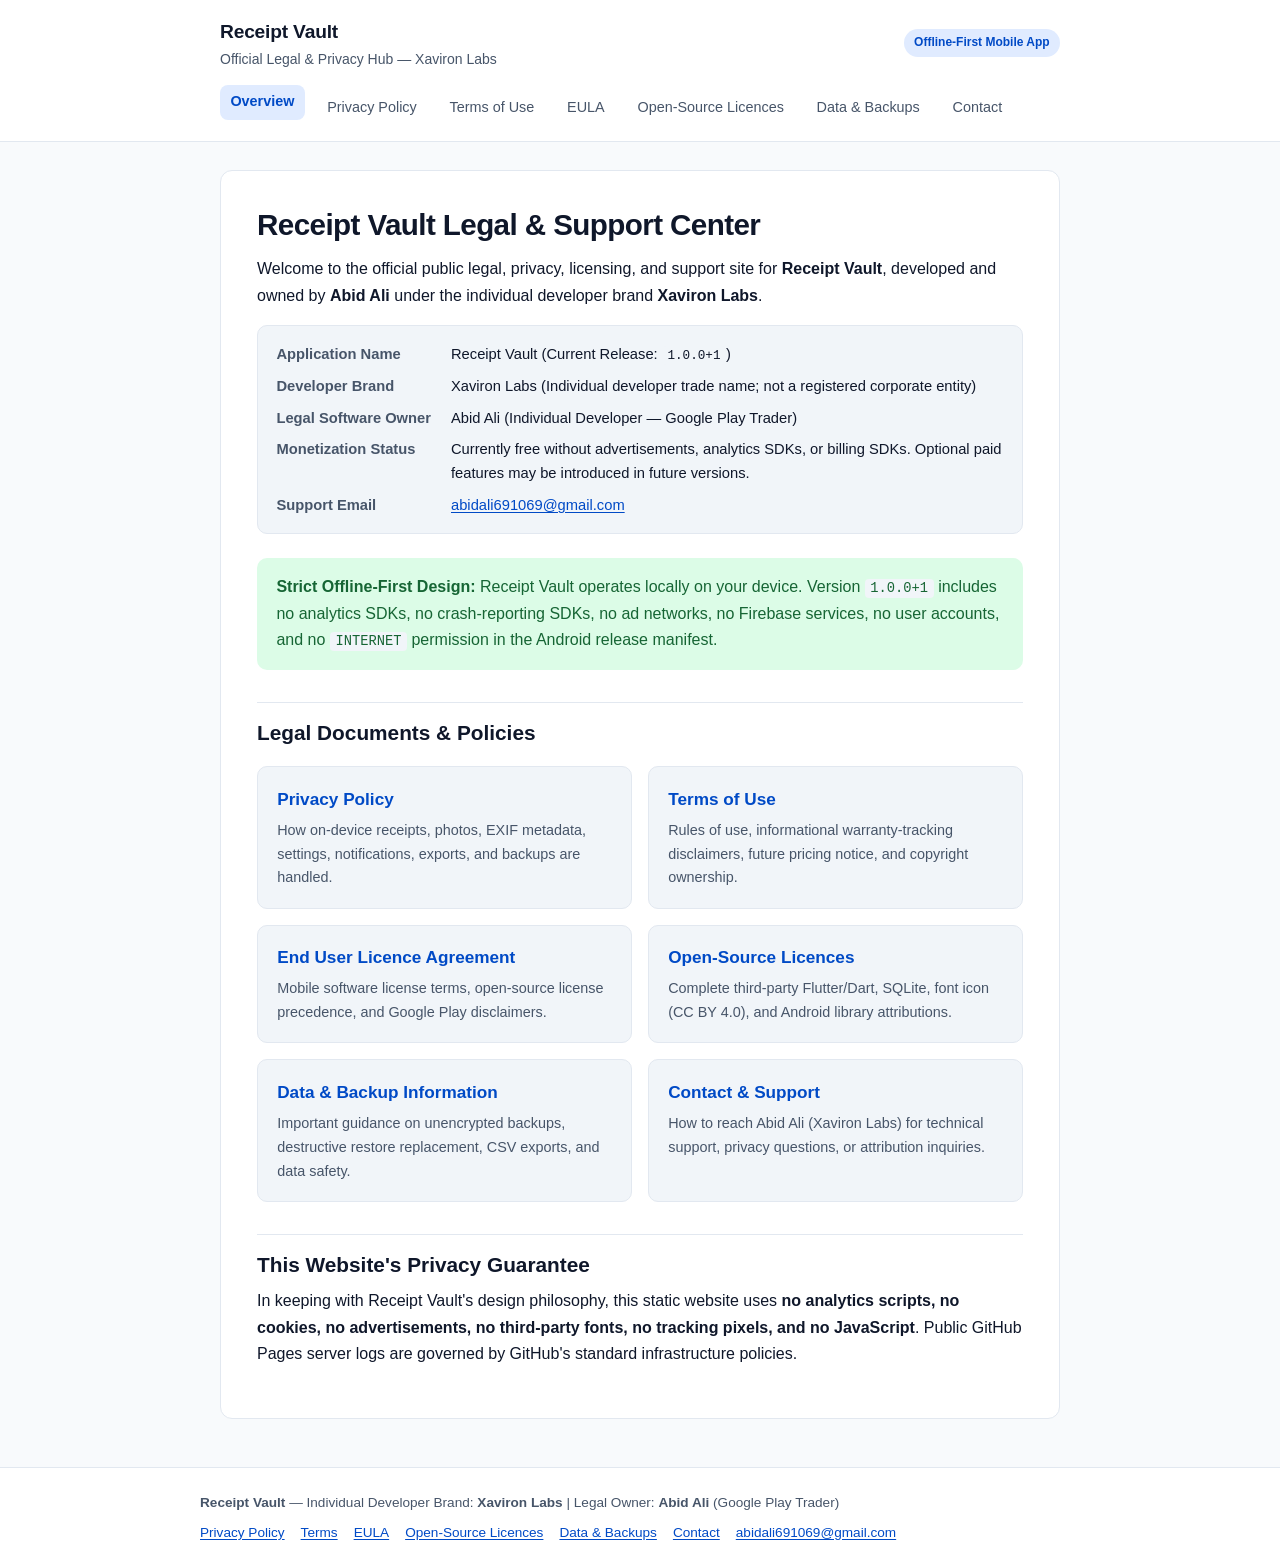
<file: index.html>
<!DOCTYPE html>
<html lang="en">
<head>
  <meta charset="utf-8">
  <meta name="viewport" content="width=device-width, initial-scale=1.0">
  <title>Receipt Vault Legal &amp; Support Documentation — Xaviron Labs</title>
  <meta name="description" content="Official public Privacy Policy, Terms of Use, EULA, Open-Source Licences, Backup Notice, and Support Contact for Receipt Vault by Xaviron Labs (Abid Ali).">
  <link rel="canonical" href="https://abidali46.github.io/receipt-vault-legal/">
  <link rel="stylesheet" href="./assets/style.css">
</head>
<body>
  <a class="skip-link" href="#main-content">Skip to main content</a>

  <header class="site-header">
    <div class="header-inner">
      <div class="brand-row">
        <a class="brand-title" href="./">
          <strong>Receipt Vault</strong>
          <span>Official Legal &amp; Privacy Hub — Xaviron Labs</span>
        </a>
        <span class="badge">Offline-First Mobile App</span>
      </div>
      <nav class="site-nav" aria-label="Primary legal navigation">
        <ul class="nav-list">
          <li><a href="./" aria-current="page">Overview</a></li>
          <li><a href="./privacy-policy/">Privacy Policy</a></li>
          <li><a href="./terms/">Terms of Use</a></li>
          <li><a href="./eula/">EULA</a></li>
          <li><a href="./open-source-licenses/">Open-Source Licences</a></li>
          <li><a href="./data-and-backups/">Data &amp; Backups</a></li>
          <li><a href="./contact/">Contact</a></li>
        </ul>
      </nav>
    </div>
  </header>

  <main id="main-content" class="main-container">
    <article class="doc-card">
      <h1>Receipt Vault Legal &amp; Support Center</h1>
      <p>Welcome to the official public legal, privacy, licensing, and support site for <strong>Receipt Vault</strong>, developed and owned by <strong>Abid Ali</strong> under the individual developer brand <strong>Xaviron Labs</strong>.</p>

      <div class="meta-box">
        <dl>
          <dt>Application Name</dt>
          <dd>Receipt Vault (Current Release: <code>1.0.0+1</code>)</dd>
          <dt>Developer Brand</dt>
          <dd>Xaviron Labs (Individual developer trade name; not a registered corporate entity)</dd>
          <dt>Legal Software Owner</dt>
          <dd>Abid Ali (Individual Developer — Google Play Trader)</dd>
          <dt>Monetization Status</dt>
          <dd>Currently free without advertisements, analytics SDKs, or billing SDKs. Optional paid features may be introduced in future versions.</dd>
          <dt>Support Email</dt>
          <dd><a href="mailto:abidali691069@gmail.com">abidali691069@gmail.com</a></dd>
        </dl>
      </div>

      <div class="callout callout-success">
        <strong>Strict Offline-First Design:</strong> Receipt Vault operates locally on your device. Version <code>1.0.0+1</code> includes no analytics SDKs, no crash-reporting SDKs, no ad networks, no Firebase services, no user accounts, and no <code>INTERNET</code> permission in the Android release manifest.
      </div>

      <h2>Legal Documents &amp; Policies</h2>
      <div class="card-grid">
        <a class="nav-card" href="./privacy-policy/">
          <h3>Privacy Policy</h3>
          <p>How on-device receipts, photos, EXIF metadata, settings, notifications, exports, and backups are handled.</p>
        </a>
        <a class="nav-card" href="./terms/">
          <h3>Terms of Use</h3>
          <p>Rules of use, informational warranty-tracking disclaimers, future pricing notice, and copyright ownership.</p>
        </a>
        <a class="nav-card" href="./eula/">
          <h3>End User Licence Agreement</h3>
          <p>Mobile software license terms, open-source license precedence, and Google Play disclaimers.</p>
        </a>
        <a class="nav-card" href="./open-source-licenses/">
          <h3>Open-Source Licences</h3>
          <p>Complete third-party Flutter/Dart, SQLite, font icon (CC BY 4.0), and Android library attributions.</p>
        </a>
        <a class="nav-card" href="./data-and-backups/">
          <h3>Data &amp; Backup Information</h3>
          <p>Important guidance on unencrypted backups, destructive restore replacement, CSV exports, and data safety.</p>
        </a>
        <a class="nav-card" href="./contact/">
          <h3>Contact &amp; Support</h3>
          <p>How to reach Abid Ali (Xaviron Labs) for technical support, privacy questions, or attribution inquiries.</p>
        </a>
      </div>

      <h2>This Website's Privacy Guarantee</h2>
      <p>In keeping with Receipt Vault's design philosophy, this static website uses <strong>no analytics scripts, no cookies, no advertisements, no third-party fonts, no tracking pixels, and no JavaScript</strong>. Public GitHub Pages server logs are governed by GitHub's standard infrastructure policies.</p>
    </article>
  </main>

  <footer class="site-footer">
    <div class="footer-inner">
      <div><strong>Receipt Vault</strong> — Individual Developer Brand: <strong>Xaviron Labs</strong> | Legal Owner: <strong>Abid Ali</strong> (Google Play Trader)</div>
      <div class="footer-links">
        <a href="./privacy-policy/">Privacy Policy</a>
        <a href="./terms/">Terms</a>
        <a href="./eula/">EULA</a>
        <a href="./open-source-licenses/">Open-Source Licences</a>
        <a href="./data-and-backups/">Data &amp; Backups</a>
        <a href="./contact/">Contact</a>
        <a href="mailto:abidali691069@gmail.com">abidali691069@gmail.com</a>
      </div>
    </div>
  </footer>
</body>
</html>
</file>
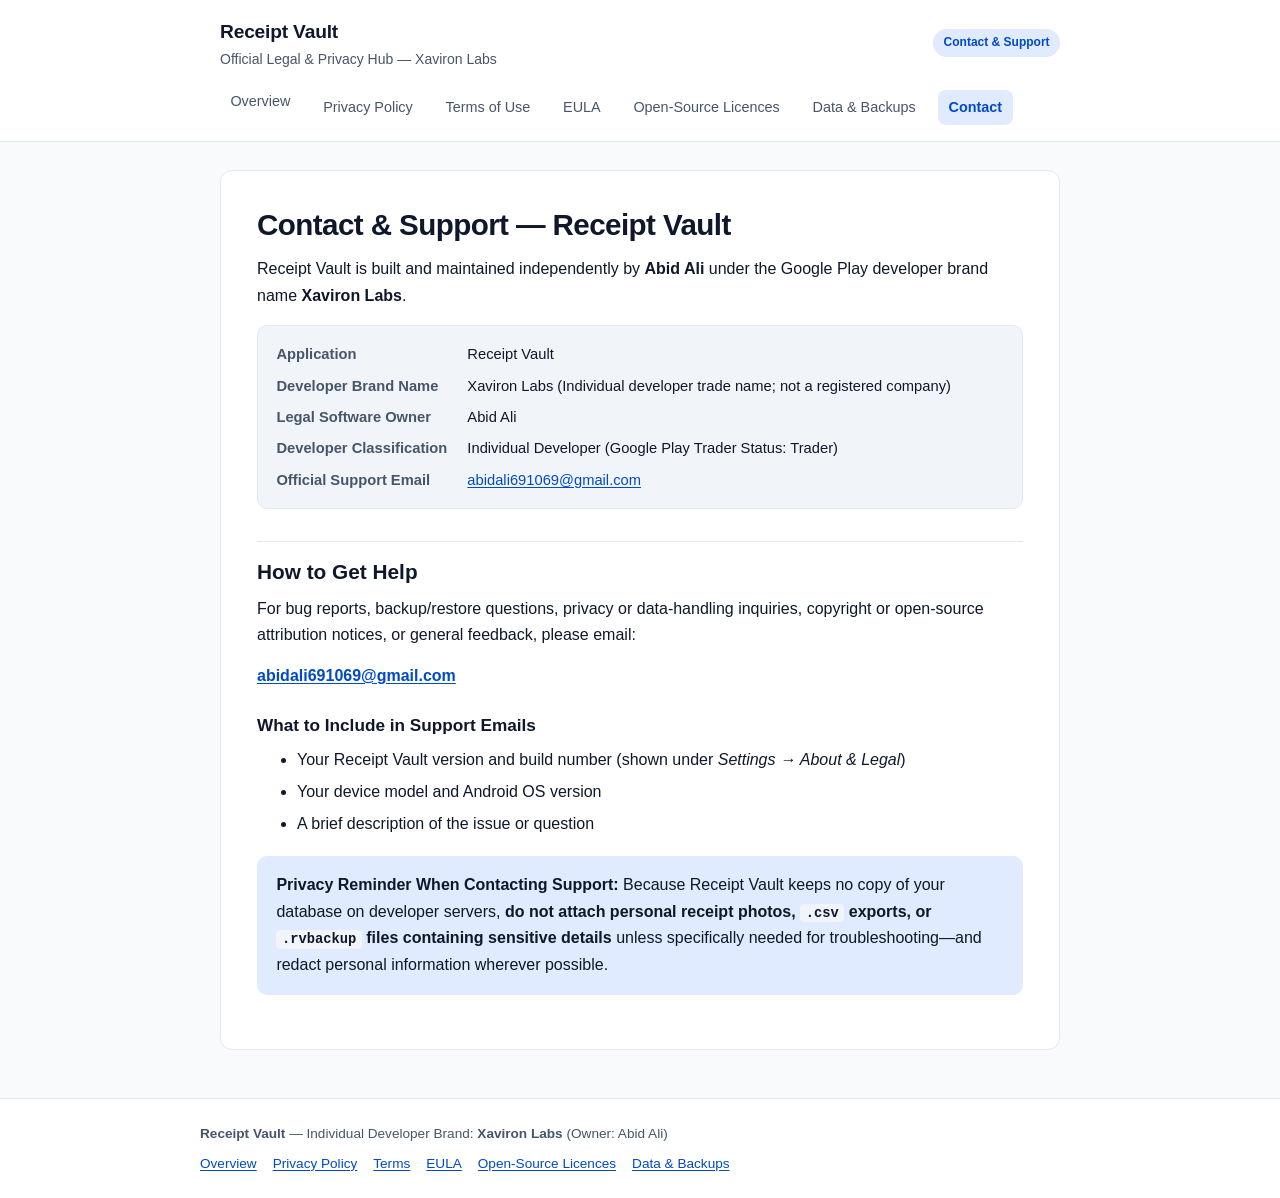
<file: contact/index.html>
<!DOCTYPE html>
<html lang="en">
<head>
  <meta charset="utf-8">
  <meta name="viewport" content="width=device-width, initial-scale=1.0">
  <title>Contact &amp; Support — Receipt Vault | Xaviron Labs</title>
  <meta name="description" content="Official contact and support information for Receipt Vault by Xaviron Labs (Abid Ali, Individual Developer / Google Play Trader).">
  <link rel="canonical" href="https://abidali46.github.io/receipt-vault-legal/contact/">
  <link rel="stylesheet" href="../assets/style.css">
</head>
<body>
  <a class="skip-link" href="#main-content">Skip to main content</a>

  <header class="site-header">
    <div class="header-inner">
      <div class="brand-row">
        <a class="brand-title" href="../">
          <strong>Receipt Vault</strong>
          <span>Official Legal &amp; Privacy Hub — Xaviron Labs</span>
        </a>
        <span class="badge">Contact &amp; Support</span>
      </div>
      <nav class="site-nav" aria-label="Primary legal navigation">
        <ul class="nav-list">
          <li><a href="../">Overview</a></li>
          <li><a href="../privacy-policy/">Privacy Policy</a></li>
          <li><a href="../terms/">Terms of Use</a></li>
          <li><a href="../eula/">EULA</a></li>
          <li><a href="../open-source-licenses/">Open-Source Licences</a></li>
          <li><a href="../data-and-backups/">Data &amp; Backups</a></li>
          <li><a href="./" aria-current="page">Contact</a></li>
        </ul>
      </nav>
    </div>
  </header>

  <main id="main-content" class="main-container">
    <article class="doc-card">
      <h1>Contact &amp; Support — Receipt Vault</h1>
      <p>Receipt Vault is built and maintained independently by <strong>Abid Ali</strong> under the Google Play developer brand name <strong>Xaviron Labs</strong>.</p>

      <div class="meta-box">
        <dl>
          <dt>Application</dt>
          <dd>Receipt Vault</dd>
          <dt>Developer Brand Name</dt>
          <dd>Xaviron Labs (Individual developer trade name; not a registered company)</dd>
          <dt>Legal Software Owner</dt>
          <dd>Abid Ali</dd>
          <dt>Developer Classification</dt>
          <dd>Individual Developer (Google Play Trader Status: Trader)</dd>
          <dt>Official Support Email</dt>
          <dd><a href="mailto:abidali691069@gmail.com">abidali691069@gmail.com</a></dd>
        </dl>
      </div>

      <h2>How to Get Help</h2>
      <p>For bug reports, backup/restore questions, privacy or data-handling inquiries, copyright or open-source attribution notices, or general feedback, please email:</p>
      <p><strong><a href="mailto:abidali691069@gmail.com">abidali691069@gmail.com</a></strong></p>

      <h3>What to Include in Support Emails</h3>
      <ul>
        <li>Your Receipt Vault version and build number (shown under <em>Settings &rarr; About &amp; Legal</em>)</li>
        <li>Your device model and Android OS version</li>
        <li>A brief description of the issue or question</li>
      </ul>

      <div class="callout callout-info">
        <strong>Privacy Reminder When Contacting Support:</strong> Because Receipt Vault keeps no copy of your database on developer servers, <strong>do not attach personal receipt photos, <code>.csv</code> exports, or <code>.rvbackup</code> files containing sensitive details</strong> unless specifically needed for troubleshooting—and redact personal information wherever possible.
      </div>
    </article>
  </main>

  <footer class="site-footer">
    <div class="footer-inner">
      <div><strong>Receipt Vault</strong> — Individual Developer Brand: <strong>Xaviron Labs</strong> (Owner: Abid Ali)</div>
      <div class="footer-links">
        <a href="../">Overview</a>
        <a href="../privacy-policy/">Privacy Policy</a>
        <a href="../terms/">Terms</a>
        <a href="../eula/">EULA</a>
        <a href="../open-source-licenses/">Open-Source Licences</a>
        <a href="../data-and-backups/">Data &amp; Backups</a>
      </div>
    </div>
  </footer>
</body>
</html>
</file>
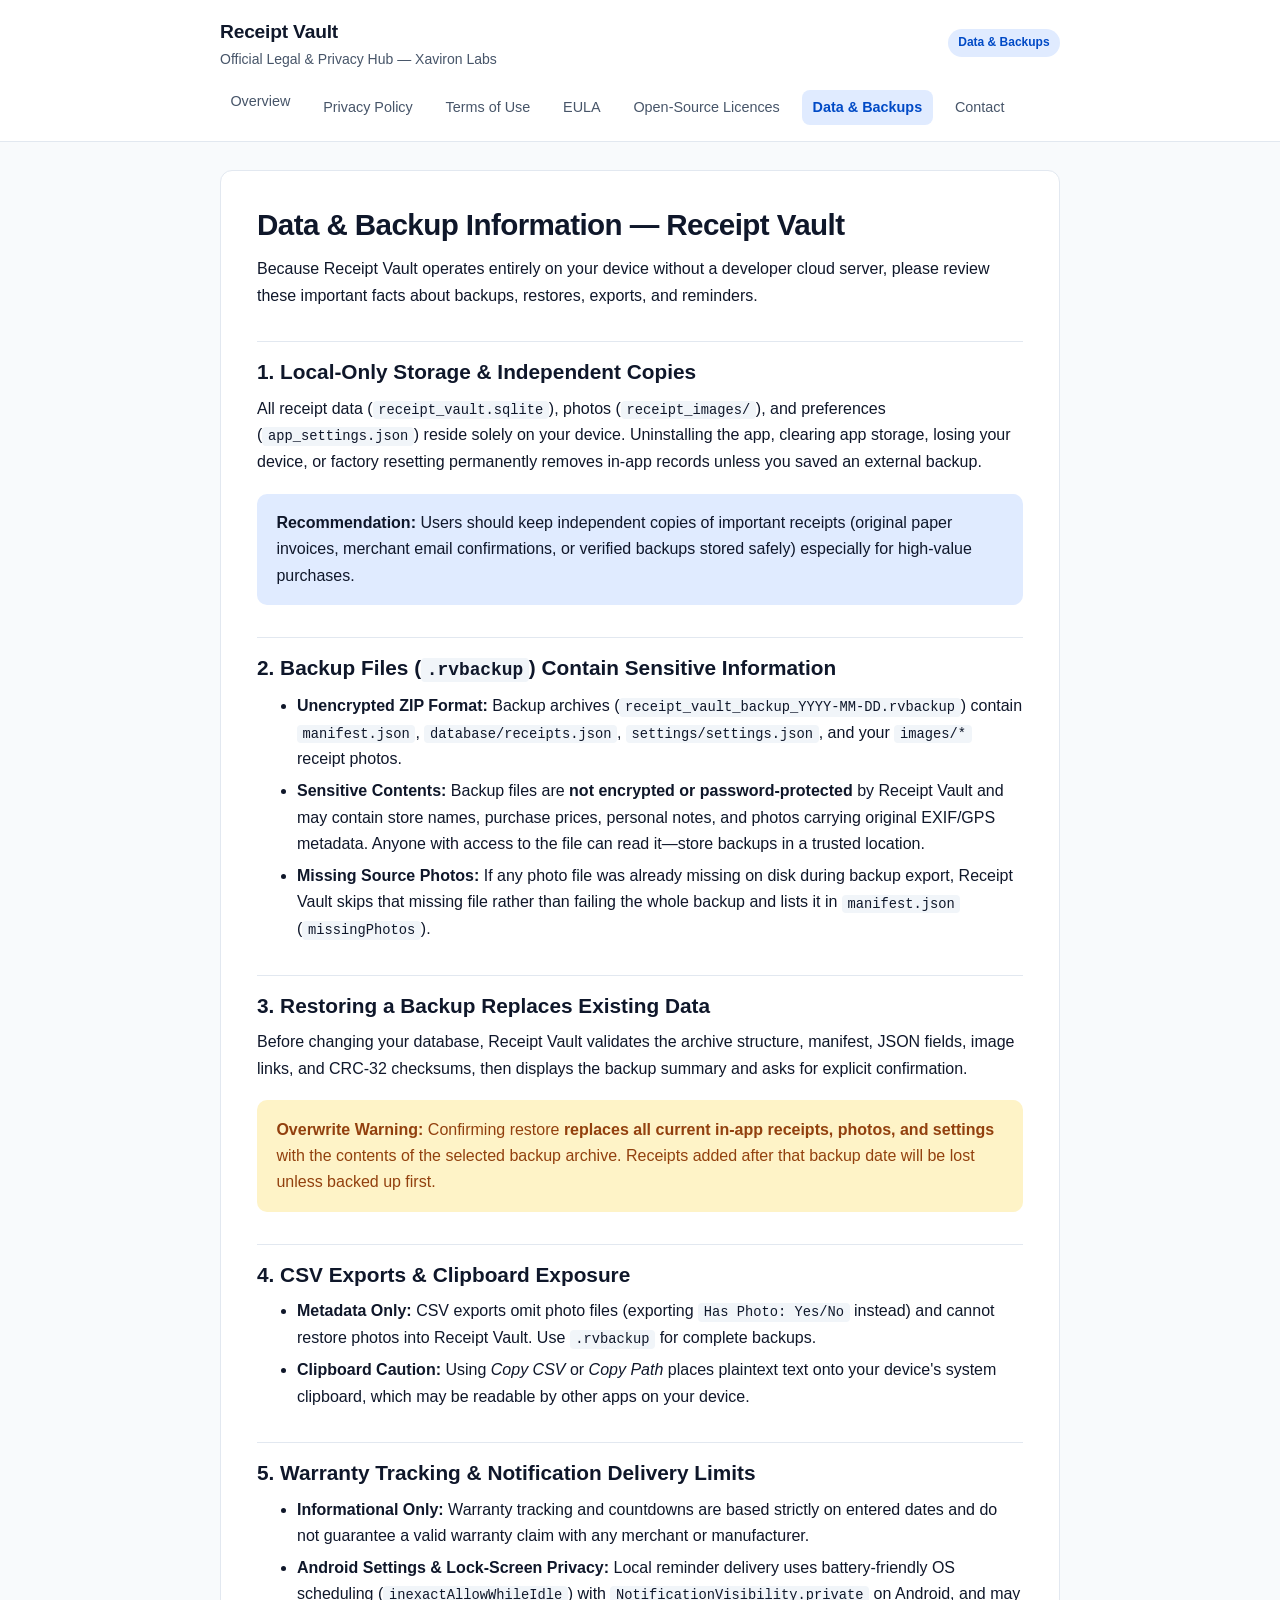
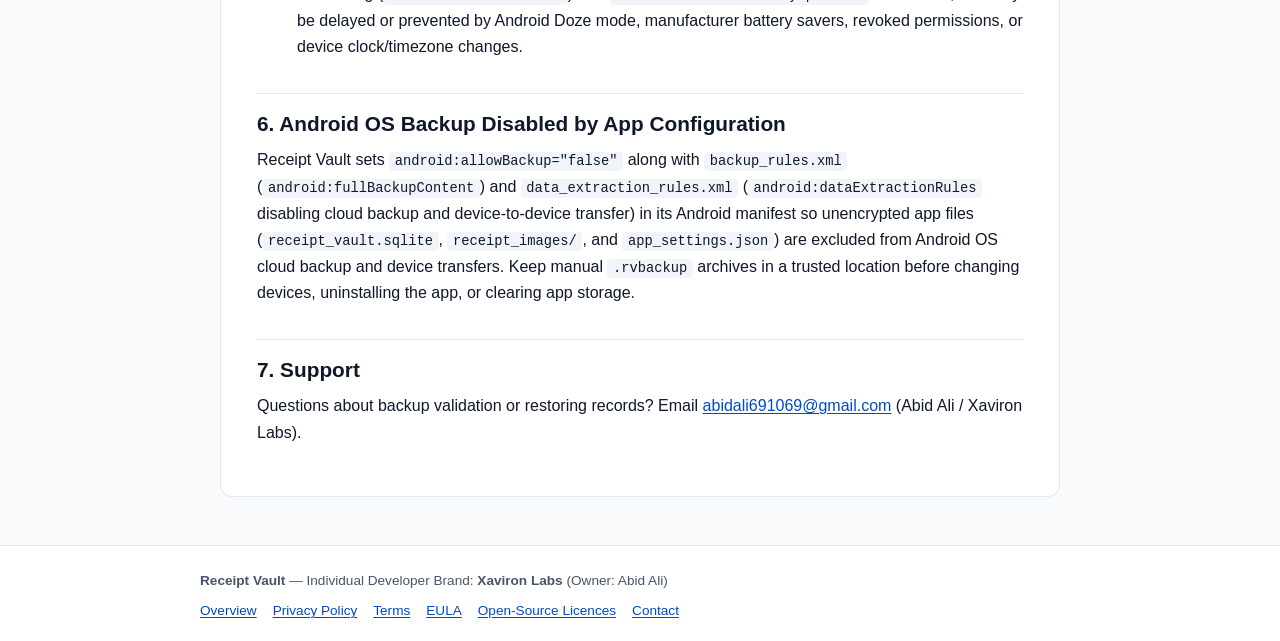
<file: data-and-backups/index.html>
<!DOCTYPE html>
<html lang="en">
<head>
  <meta charset="utf-8">
  <meta name="viewport" content="width=device-width, initial-scale=1.0">
  <title>Data &amp; Backup Information — Receipt Vault | Xaviron Labs</title>
  <meta name="description" content="Important user guidance about Receipt Vault local storage, unencrypted .rvbackup archives, destructive restore behavior, CSV exports, and warranty notification limits.">
  <link rel="canonical" href="https://abidali46.github.io/receipt-vault-legal/data-and-backups/">
  <link rel="stylesheet" href="../assets/style.css">
</head>
<body>
  <a class="skip-link" href="#main-content">Skip to main content</a>

  <header class="site-header">
    <div class="header-inner">
      <div class="brand-row">
        <a class="brand-title" href="../">
          <strong>Receipt Vault</strong>
          <span>Official Legal &amp; Privacy Hub — Xaviron Labs</span>
        </a>
        <span class="badge">Data &amp; Backups</span>
      </div>
      <nav class="site-nav" aria-label="Primary legal navigation">
        <ul class="nav-list">
          <li><a href="../">Overview</a></li>
          <li><a href="../privacy-policy/">Privacy Policy</a></li>
          <li><a href="../terms/">Terms of Use</a></li>
          <li><a href="../eula/">EULA</a></li>
          <li><a href="../open-source-licenses/">Open-Source Licences</a></li>
          <li><a href="./" aria-current="page">Data &amp; Backups</a></li>
          <li><a href="../contact/">Contact</a></li>
        </ul>
      </nav>
    </div>
  </header>

  <main id="main-content" class="main-container">
    <article class="doc-card">
      <h1>Data &amp; Backup Information — Receipt Vault</h1>
      <p>Because Receipt Vault operates entirely on your device without a developer cloud server, please review these important facts about backups, restores, exports, and reminders.</p>

      <h2>1. Local-Only Storage &amp; Independent Copies</h2>
      <p>All receipt data (<code>receipt_vault.sqlite</code>), photos (<code>receipt_images/</code>), and preferences (<code>app_settings.json</code>) reside solely on your device. Uninstalling the app, clearing app storage, losing your device, or factory resetting permanently removes in-app records unless you saved an external backup.</p>
      <div class="callout callout-info">
        <strong>Recommendation:</strong> Users should keep independent copies of important receipts (original paper invoices, merchant email confirmations, or verified backups stored safely) especially for high-value purchases.
      </div>

      <h2>2. Backup Files (<code>.rvbackup</code>) Contain Sensitive Information</h2>
      <ul>
        <li><strong>Unencrypted ZIP Format:</strong> Backup archives (<code>receipt_vault_backup_YYYY-MM-DD.rvbackup</code>) contain <code>manifest.json</code>, <code>database/receipts.json</code>, <code>settings/settings.json</code>, and your <code>images/*</code> receipt photos.</li>
        <li><strong>Sensitive Contents:</strong> Backup files are <strong>not encrypted or password-protected</strong> by Receipt Vault and may contain store names, purchase prices, personal notes, and photos carrying original EXIF/GPS metadata. Anyone with access to the file can read it—store backups in a trusted location.</li>
        <li><strong>Missing Source Photos:</strong> If any photo file was already missing on disk during backup export, Receipt Vault skips that missing file rather than failing the whole backup and lists it in <code>manifest.json</code> (<code>missingPhotos</code>).</li>
      </ul>

      <h2>3. Restoring a Backup Replaces Existing Data</h2>
      <p>Before changing your database, Receipt Vault validates the archive structure, manifest, JSON fields, image links, and CRC-32 checksums, then displays the backup summary and asks for explicit confirmation.</p>
      <div class="callout callout-warn">
        <strong>Overwrite Warning:</strong> Confirming restore <strong>replaces all current in-app receipts, photos, and settings</strong> with the contents of the selected backup archive. Receipts added after that backup date will be lost unless backed up first.
      </div>

      <h2>4. CSV Exports &amp; Clipboard Exposure</h2>
      <ul>
        <li><strong>Metadata Only:</strong> CSV exports omit photo files (exporting <code>Has Photo: Yes/No</code> instead) and cannot restore photos into Receipt Vault. Use <code>.rvbackup</code> for complete backups.</li>
        <li><strong>Clipboard Caution:</strong> Using <em>Copy CSV</em> or <em>Copy Path</em> places plaintext text onto your device's system clipboard, which may be readable by other apps on your device.</li>
      </ul>

      <h2>5. Warranty Tracking &amp; Notification Delivery Limits</h2>
      <ul>
        <li><strong>Informational Only:</strong> Warranty tracking and countdowns are based strictly on entered dates and do not guarantee a valid warranty claim with any merchant or manufacturer.</li>
        <li><strong>Android Settings &amp; Lock-Screen Privacy:</strong> Local reminder delivery uses battery-friendly OS scheduling (<code>inexactAllowWhileIdle</code>) with <code>NotificationVisibility.private</code> on Android, and may be delayed or prevented by Android Doze mode, manufacturer battery savers, revoked permissions, or device clock/timezone changes.</li>
      </ul>

      <h2>6. Android OS Backup Disabled by App Configuration</h2>
      <p>Receipt Vault sets <code>android:allowBackup=&quot;false&quot;</code> along with <code>backup_rules.xml</code> (<code>android:fullBackupContent</code>) and <code>data_extraction_rules.xml</code> (<code>android:dataExtractionRules</code> disabling cloud backup and device-to-device transfer) in its Android manifest so unencrypted app files (<code>receipt_vault.sqlite</code>, <code>receipt_images/</code>, and <code>app_settings.json</code>) are excluded from Android OS cloud backup and device transfers. Keep manual <code>.rvbackup</code> archives in a trusted location before changing devices, uninstalling the app, or clearing app storage.</p>

      <h2>7. Support</h2>
      <p>Questions about backup validation or restoring records? Email <a href="mailto:abidali691069@gmail.com">abidali691069@gmail.com</a> (Abid Ali / Xaviron Labs).</p>
    </article>
  </main>

  <footer class="site-footer">
    <div class="footer-inner">
      <div><strong>Receipt Vault</strong> — Individual Developer Brand: <strong>Xaviron Labs</strong> (Owner: Abid Ali)</div>
      <div class="footer-links">
        <a href="../">Overview</a>
        <a href="../privacy-policy/">Privacy Policy</a>
        <a href="../terms/">Terms</a>
        <a href="../eula/">EULA</a>
        <a href="../open-source-licenses/">Open-Source Licences</a>
        <a href="../contact/">Contact</a>
      </div>
    </div>
  </footer>
</body>
</html>
</file>
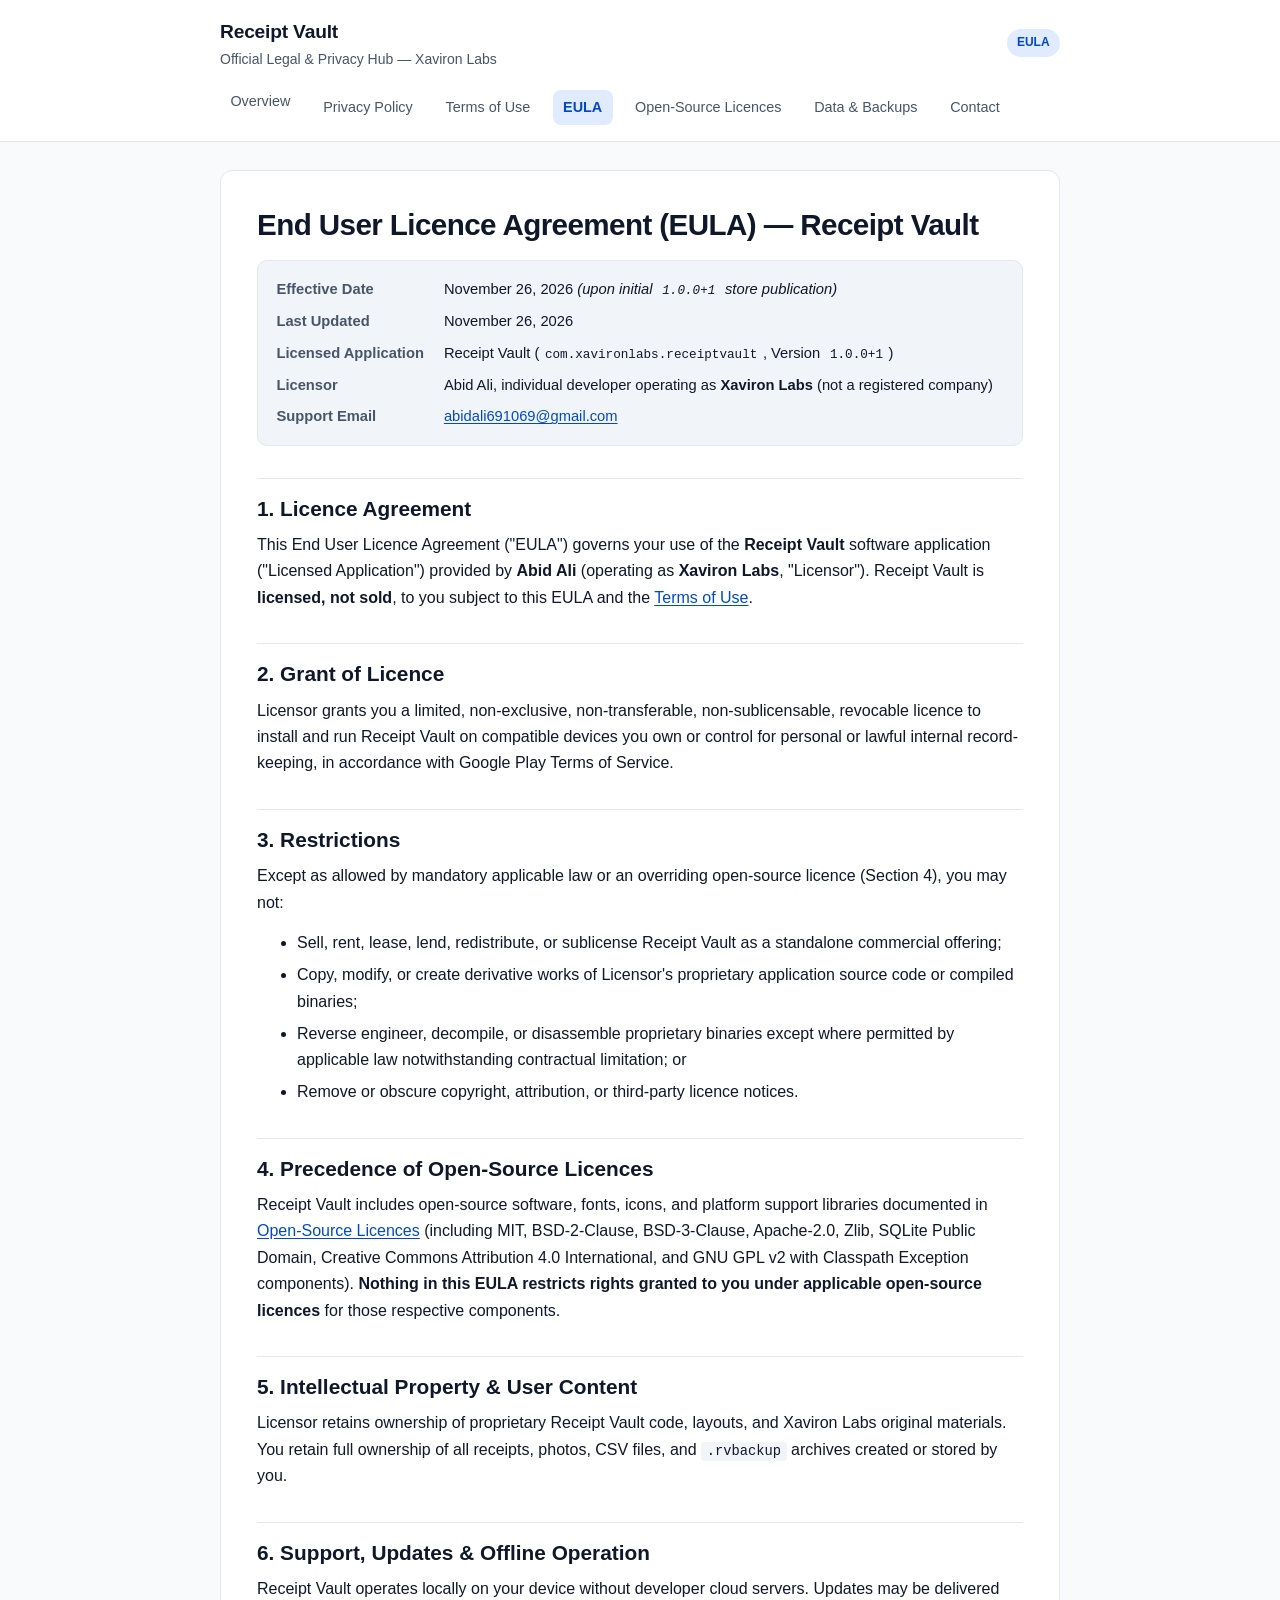
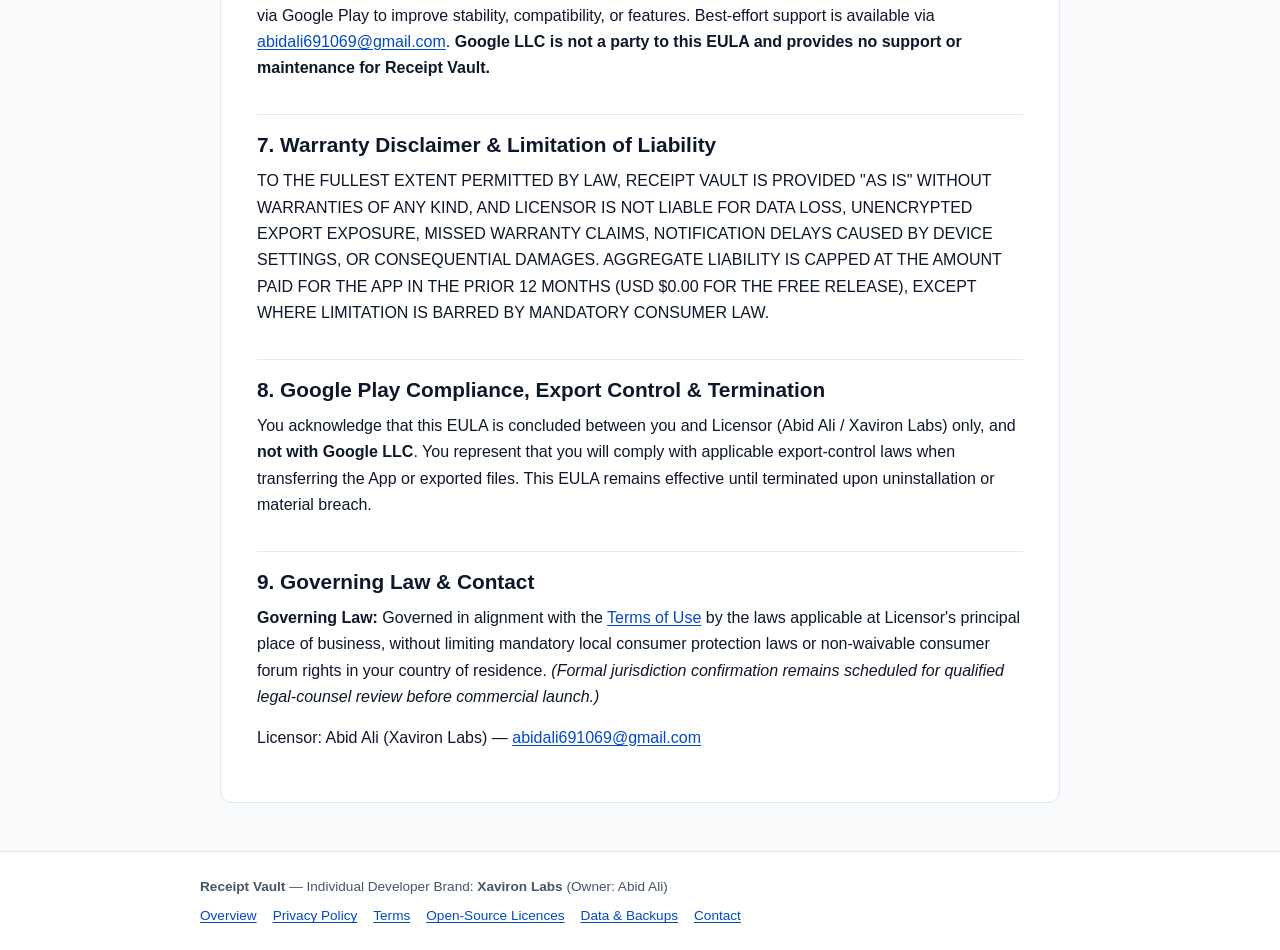
<file: eula/index.html>
<!DOCTYPE html>
<html lang="en">
<head>
  <meta charset="utf-8">
  <meta name="viewport" content="width=device-width, initial-scale=1.0">
  <title>End User Licence Agreement (EULA) — Receipt Vault | Xaviron Labs</title>
  <meta name="description" content="End User Licence Agreement (EULA) for Receipt Vault by Xaviron Labs (Abid Ali), including license scope, open-source precedence, and Google Play terms.">
  <link rel="canonical" href="https://abidali46.github.io/receipt-vault-legal/eula/">
  <link rel="stylesheet" href="../assets/style.css">
</head>
<body>
  <a class="skip-link" href="#main-content">Skip to main content</a>

  <header class="site-header">
    <div class="header-inner">
      <div class="brand-row">
        <a class="brand-title" href="../">
          <strong>Receipt Vault</strong>
          <span>Official Legal &amp; Privacy Hub — Xaviron Labs</span>
        </a>
        <span class="badge">EULA</span>
      </div>
      <nav class="site-nav" aria-label="Primary legal navigation">
        <ul class="nav-list">
          <li><a href="../">Overview</a></li>
          <li><a href="../privacy-policy/">Privacy Policy</a></li>
          <li><a href="../terms/">Terms of Use</a></li>
          <li><a href="./" aria-current="page">EULA</a></li>
          <li><a href="../open-source-licenses/">Open-Source Licences</a></li>
          <li><a href="../data-and-backups/">Data &amp; Backups</a></li>
          <li><a href="../contact/">Contact</a></li>
        </ul>
      </nav>
    </div>
  </header>

  <main id="main-content" class="main-container">
    <article class="doc-card">
      <h1>End User Licence Agreement (EULA) — Receipt Vault</h1>

      <div class="meta-box">
        <dl>
          <dt>Effective Date</dt>
          <dd>November 26, 2026 <em>(upon initial <code>1.0.0+1</code> store publication)</em></dd>
          <dt>Last Updated</dt>
          <dd>November 26, 2026</dd>
          <dt>Licensed Application</dt>
          <dd>Receipt Vault (<code>com.xavironlabs.receiptvault</code>, Version <code>1.0.0+1</code>)</dd>
          <dt>Licensor</dt>
          <dd>Abid Ali, individual developer operating as <strong>Xaviron Labs</strong> (not a registered company)</dd>
          <dt>Support Email</dt>
          <dd><a href="mailto:abidali691069@gmail.com">abidali691069@gmail.com</a></dd>
        </dl>
      </div>

      <h2>1. Licence Agreement</h2>
      <p>This End User Licence Agreement ("EULA") governs your use of the <strong>Receipt Vault</strong> software application ("Licensed Application") provided by <strong>Abid Ali</strong> (operating as <strong>Xaviron Labs</strong>, "Licensor"). Receipt Vault is <strong>licensed, not sold</strong>, to you subject to this EULA and the <a href="../terms/">Terms of Use</a>.</p>

      <h2>2. Grant of Licence</h2>
      <p>Licensor grants you a limited, non-exclusive, non-transferable, non-sublicensable, revocable licence to install and run Receipt Vault on compatible devices you own or control for personal or lawful internal record-keeping, in accordance with Google Play Terms of Service.</p>

      <h2>3. Restrictions</h2>
      <p>Except as allowed by mandatory applicable law or an overriding open-source licence (Section 4), you may not:</p>
      <ul>
        <li>Sell, rent, lease, lend, redistribute, or sublicense Receipt Vault as a standalone commercial offering;</li>
        <li>Copy, modify, or create derivative works of Licensor's proprietary application source code or compiled binaries;</li>
        <li>Reverse engineer, decompile, or disassemble proprietary binaries except where permitted by applicable law notwithstanding contractual limitation; or</li>
        <li>Remove or obscure copyright, attribution, or third-party licence notices.</li>
      </ul>

      <h2>4. Precedence of Open-Source Licences</h2>
      <p>Receipt Vault includes open-source software, fonts, icons, and platform support libraries documented in <a href="../open-source-licenses/">Open-Source Licences</a> (including MIT, BSD-2-Clause, BSD-3-Clause, Apache-2.0, Zlib, SQLite Public Domain, Creative Commons Attribution 4.0 International, and GNU GPL v2 with Classpath Exception components). <strong>Nothing in this EULA restricts rights granted to you under applicable open-source licences</strong> for those respective components.</p>

      <h2>5. Intellectual Property &amp; User Content</h2>
      <p>Licensor retains ownership of proprietary Receipt Vault code, layouts, and Xaviron Labs original materials. You retain full ownership of all receipts, photos, CSV files, and <code>.rvbackup</code> archives created or stored by you.</p>

      <h2>6. Support, Updates &amp; Offline Operation</h2>
      <p>Receipt Vault operates locally on your device without developer cloud servers. Updates may be delivered via Google Play to improve stability, compatibility, or features. Best-effort support is available via <a href="mailto:abidali691069@gmail.com">abidali691069@gmail.com</a>. <strong>Google LLC is not a party to this EULA and provides no support or maintenance for Receipt Vault.</strong></p>

      <h2>7. Warranty Disclaimer &amp; Limitation of Liability</h2>
      <p>TO THE FULLEST EXTENT PERMITTED BY LAW, RECEIPT VAULT IS PROVIDED "AS IS" WITHOUT WARRANTIES OF ANY KIND, AND LICENSOR IS NOT LIABLE FOR DATA LOSS, UNENCRYPTED EXPORT EXPOSURE, MISSED WARRANTY CLAIMS, NOTIFICATION DELAYS CAUSED BY DEVICE SETTINGS, OR CONSEQUENTIAL DAMAGES. AGGREGATE LIABILITY IS CAPPED AT THE AMOUNT PAID FOR THE APP IN THE PRIOR 12 MONTHS (USD $0.00 FOR THE FREE RELEASE), EXCEPT WHERE LIMITATION IS BARRED BY MANDATORY CONSUMER LAW.</p>

      <h2>8. Google Play Compliance, Export Control &amp; Termination</h2>
      <p>You acknowledge that this EULA is concluded between you and Licensor (Abid Ali / Xaviron Labs) only, and <strong>not with Google LLC</strong>. You represent that you will comply with applicable export-control laws when transferring the App or exported files. This EULA remains effective until terminated upon uninstallation or material breach.</p>

      <h2>9. Governing Law &amp; Contact</h2>
      <p><strong>Governing Law:</strong> Governed in alignment with the <a href="../terms/">Terms of Use</a> by the laws applicable at Licensor's principal place of business, without limiting mandatory local consumer protection laws or non-waivable consumer forum rights in your country of residence. <em>(Formal jurisdiction confirmation remains scheduled for qualified legal-counsel review before commercial launch.)</em></p>
      <p>Licensor: Abid Ali (Xaviron Labs) — <a href="mailto:abidali691069@gmail.com">abidali691069@gmail.com</a></p>
    </article>
  </main>

  <footer class="site-footer">
    <div class="footer-inner">
      <div><strong>Receipt Vault</strong> — Individual Developer Brand: <strong>Xaviron Labs</strong> (Owner: Abid Ali)</div>
      <div class="footer-links">
        <a href="../">Overview</a>
        <a href="../privacy-policy/">Privacy Policy</a>
        <a href="../terms/">Terms</a>
        <a href="../open-source-licenses/">Open-Source Licences</a>
        <a href="../data-and-backups/">Data &amp; Backups</a>
        <a href="../contact/">Contact</a>
      </div>
    </div>
  </footer>
</body>
</html>
</file>
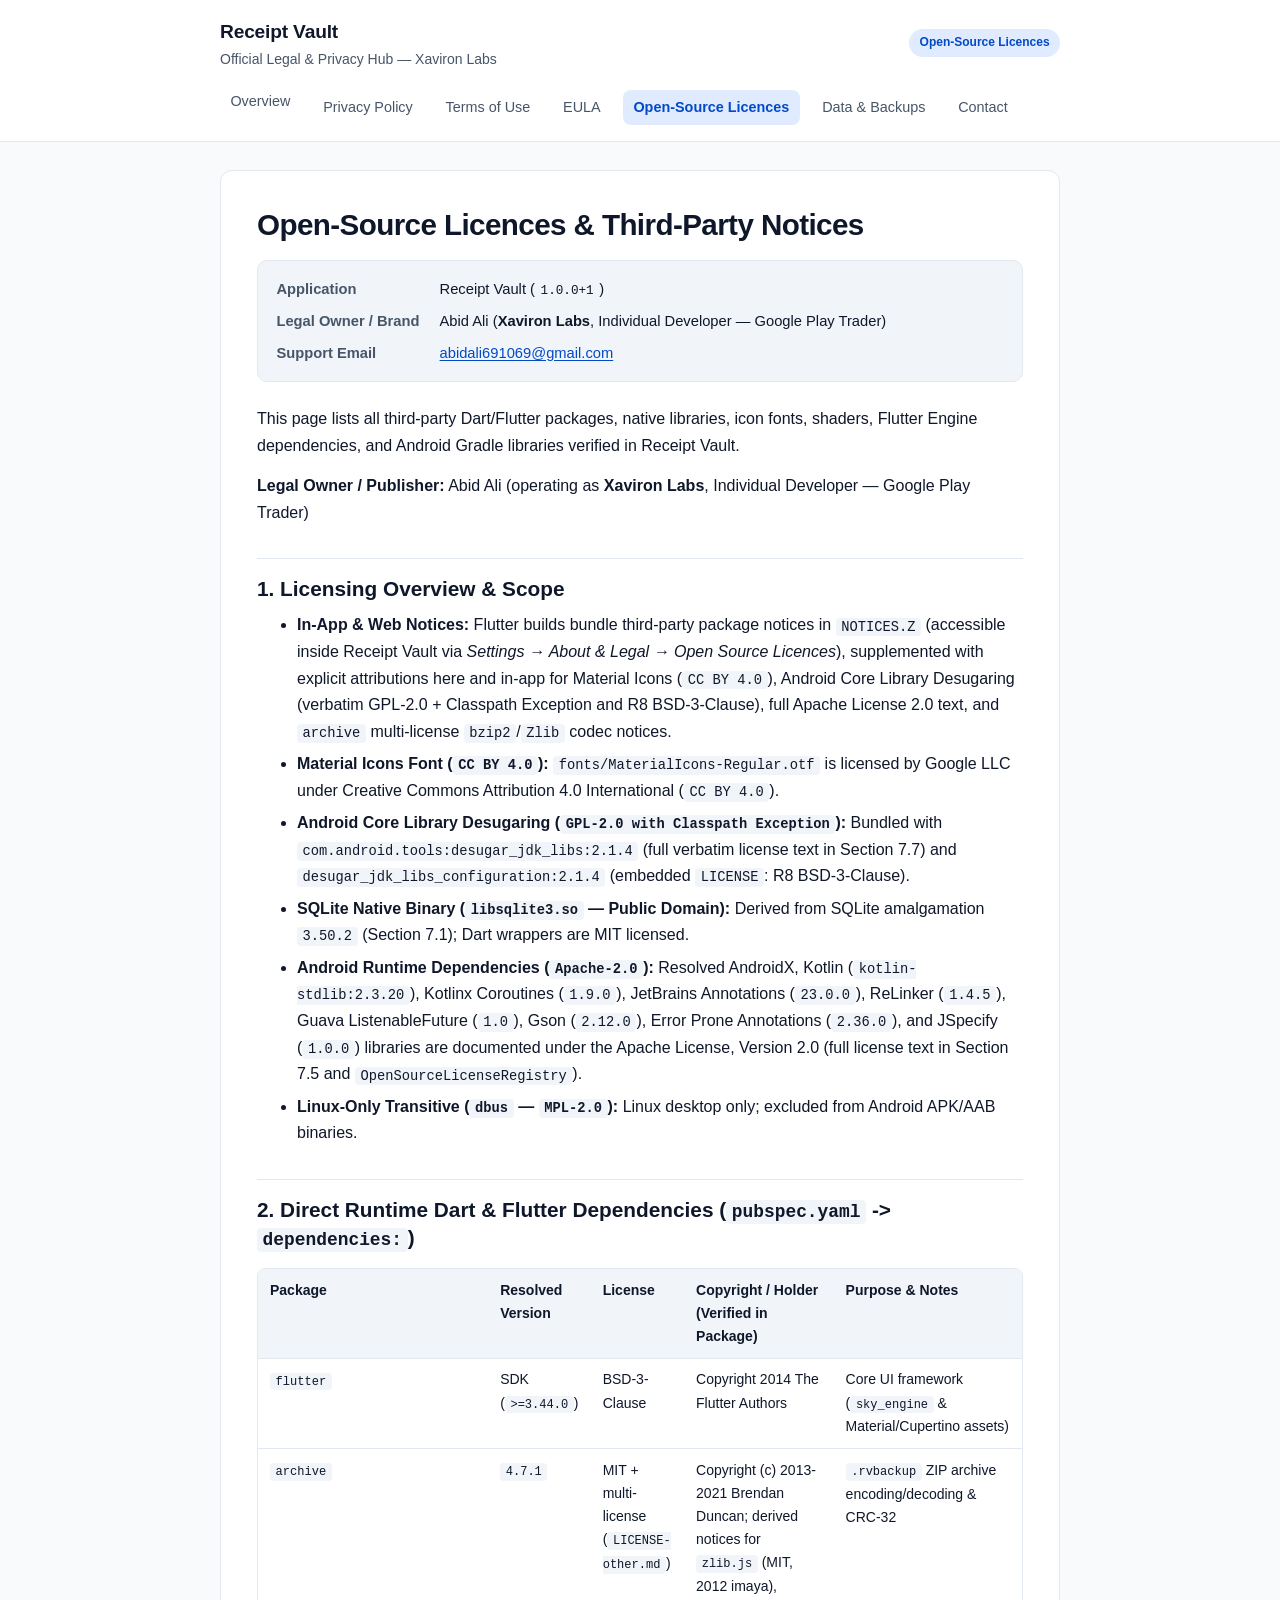
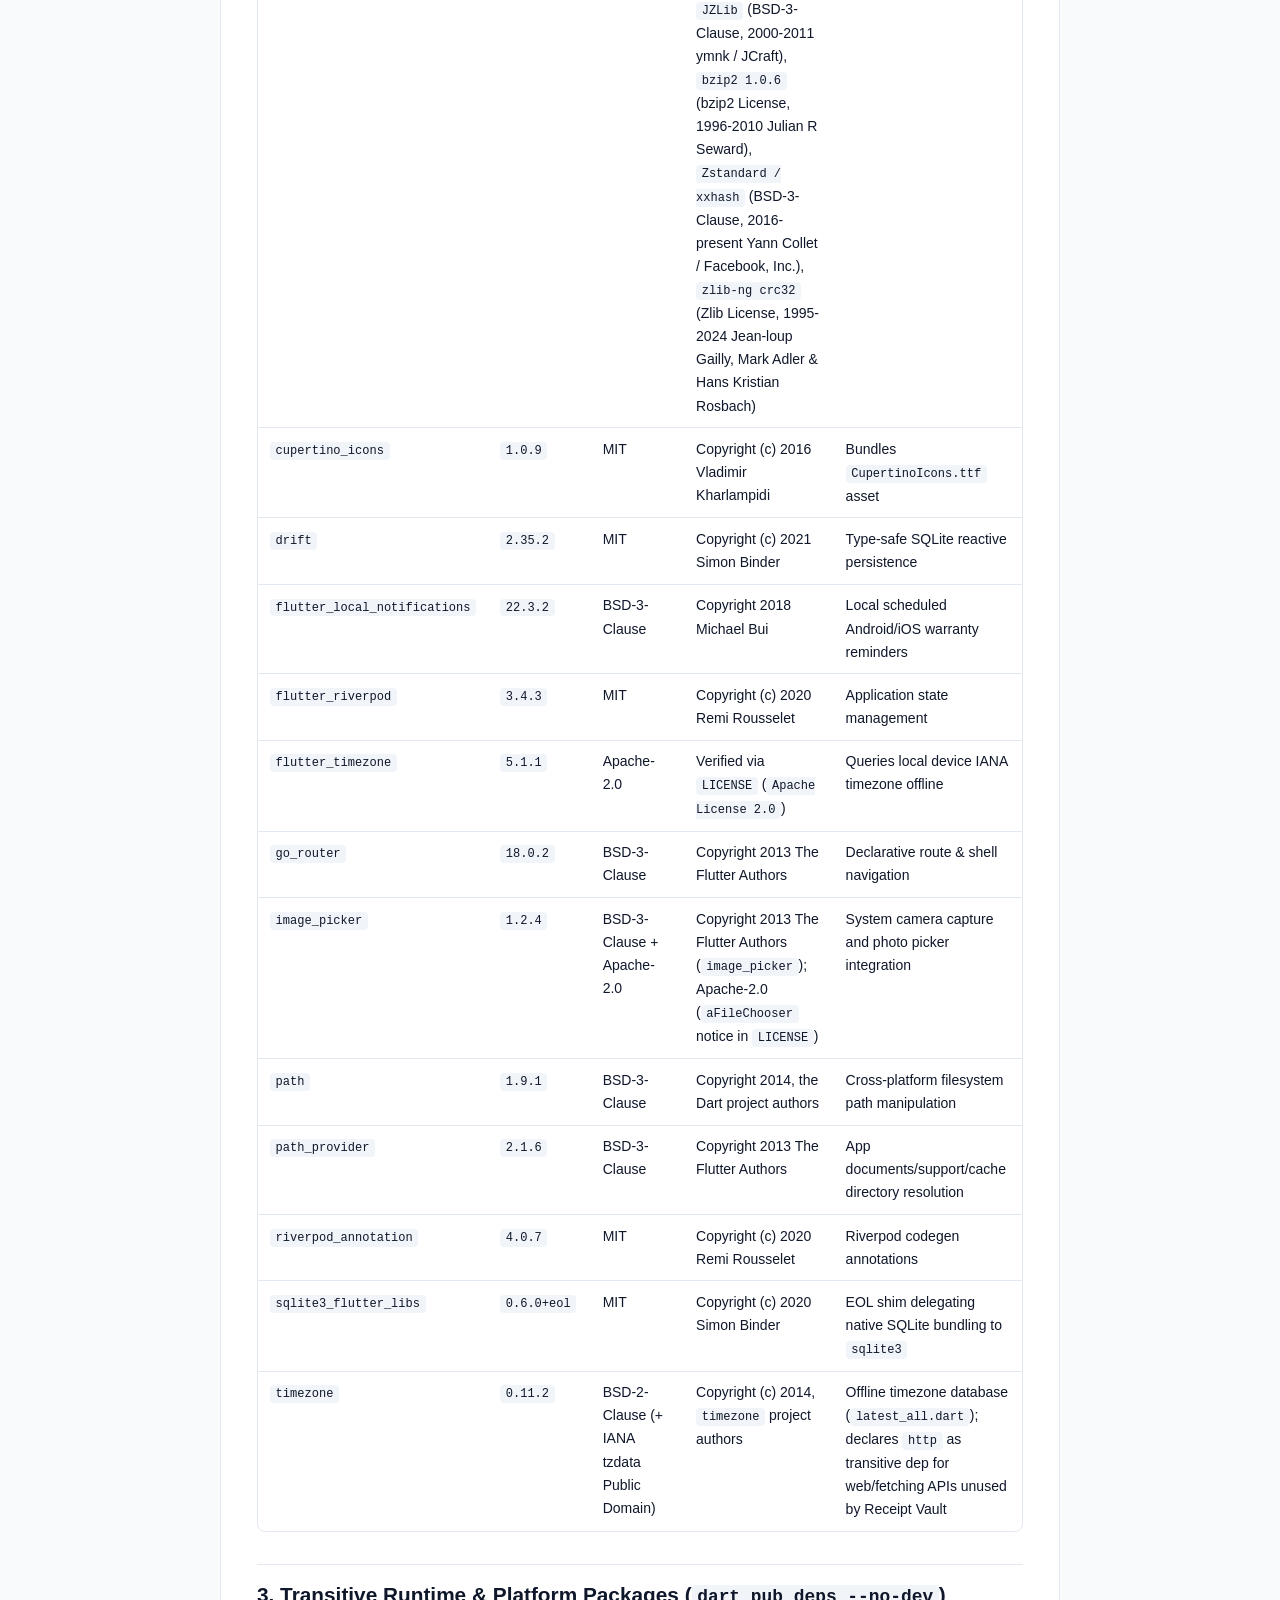
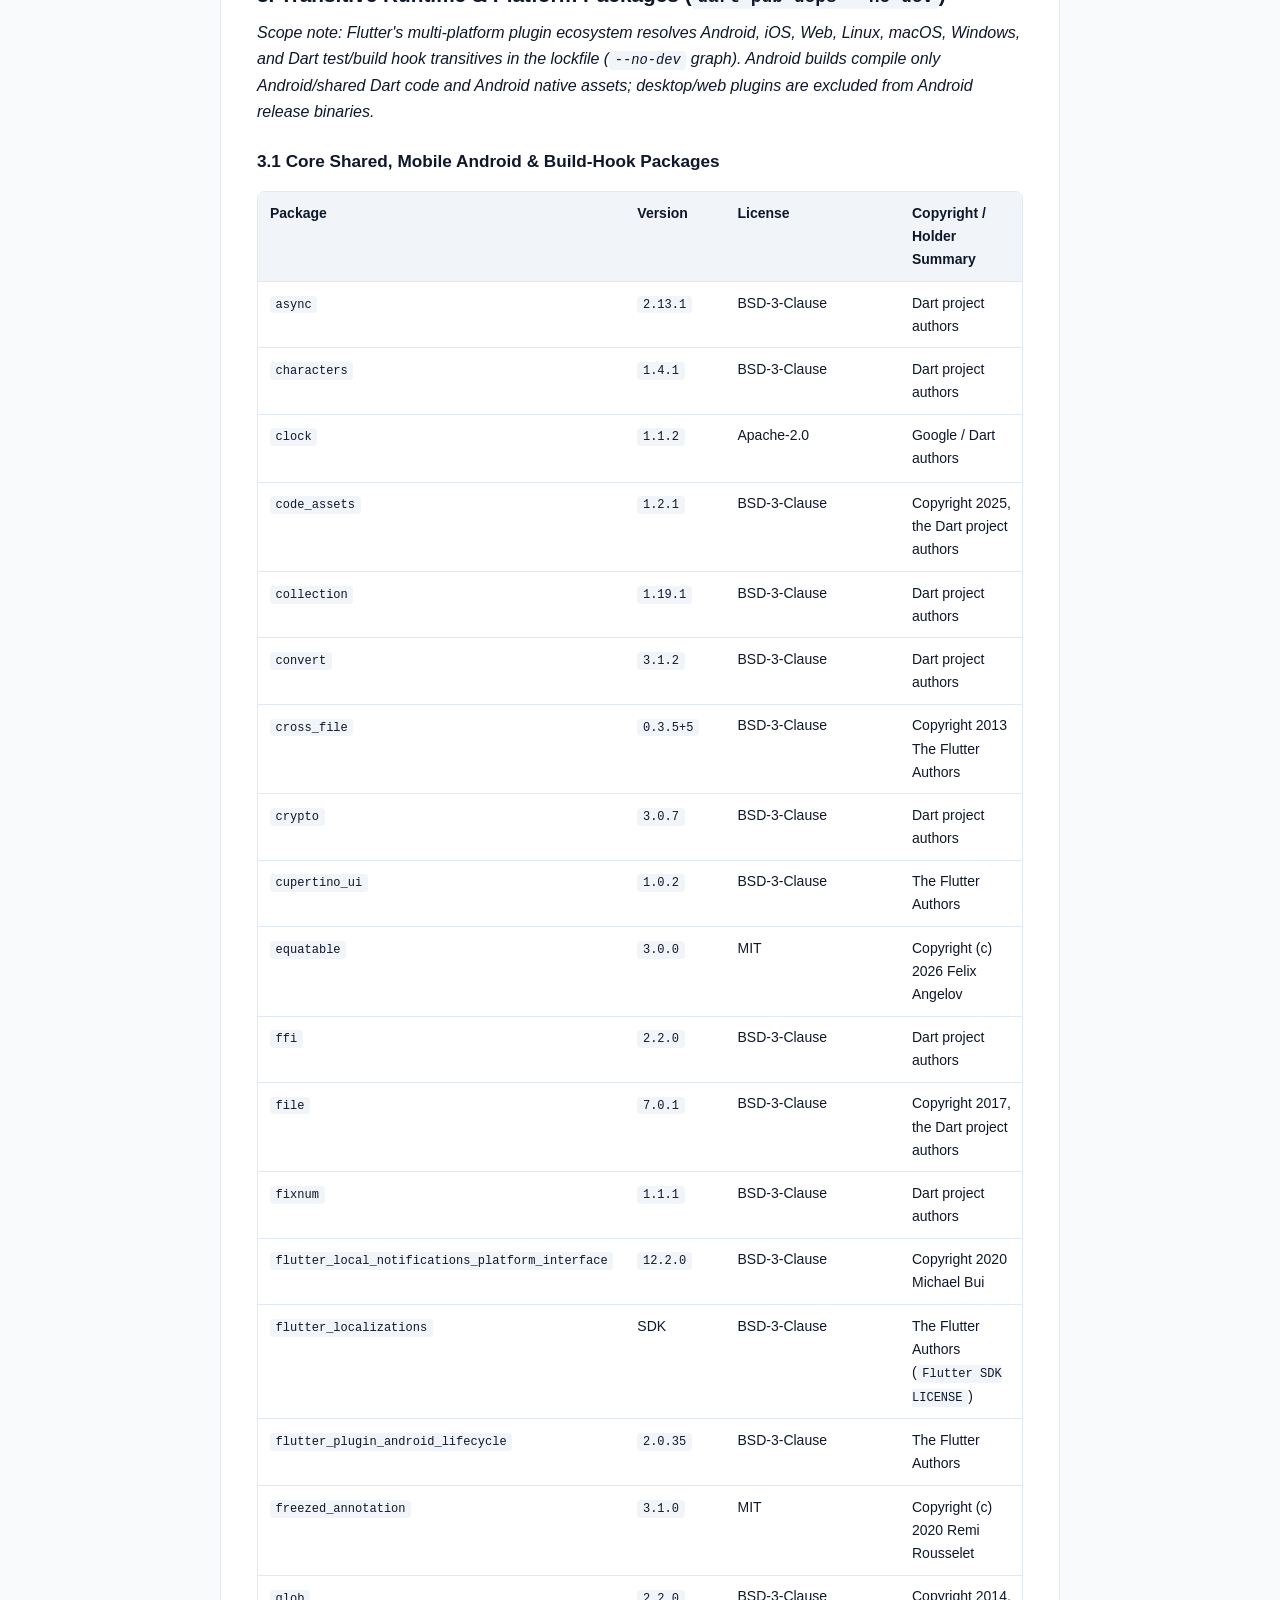
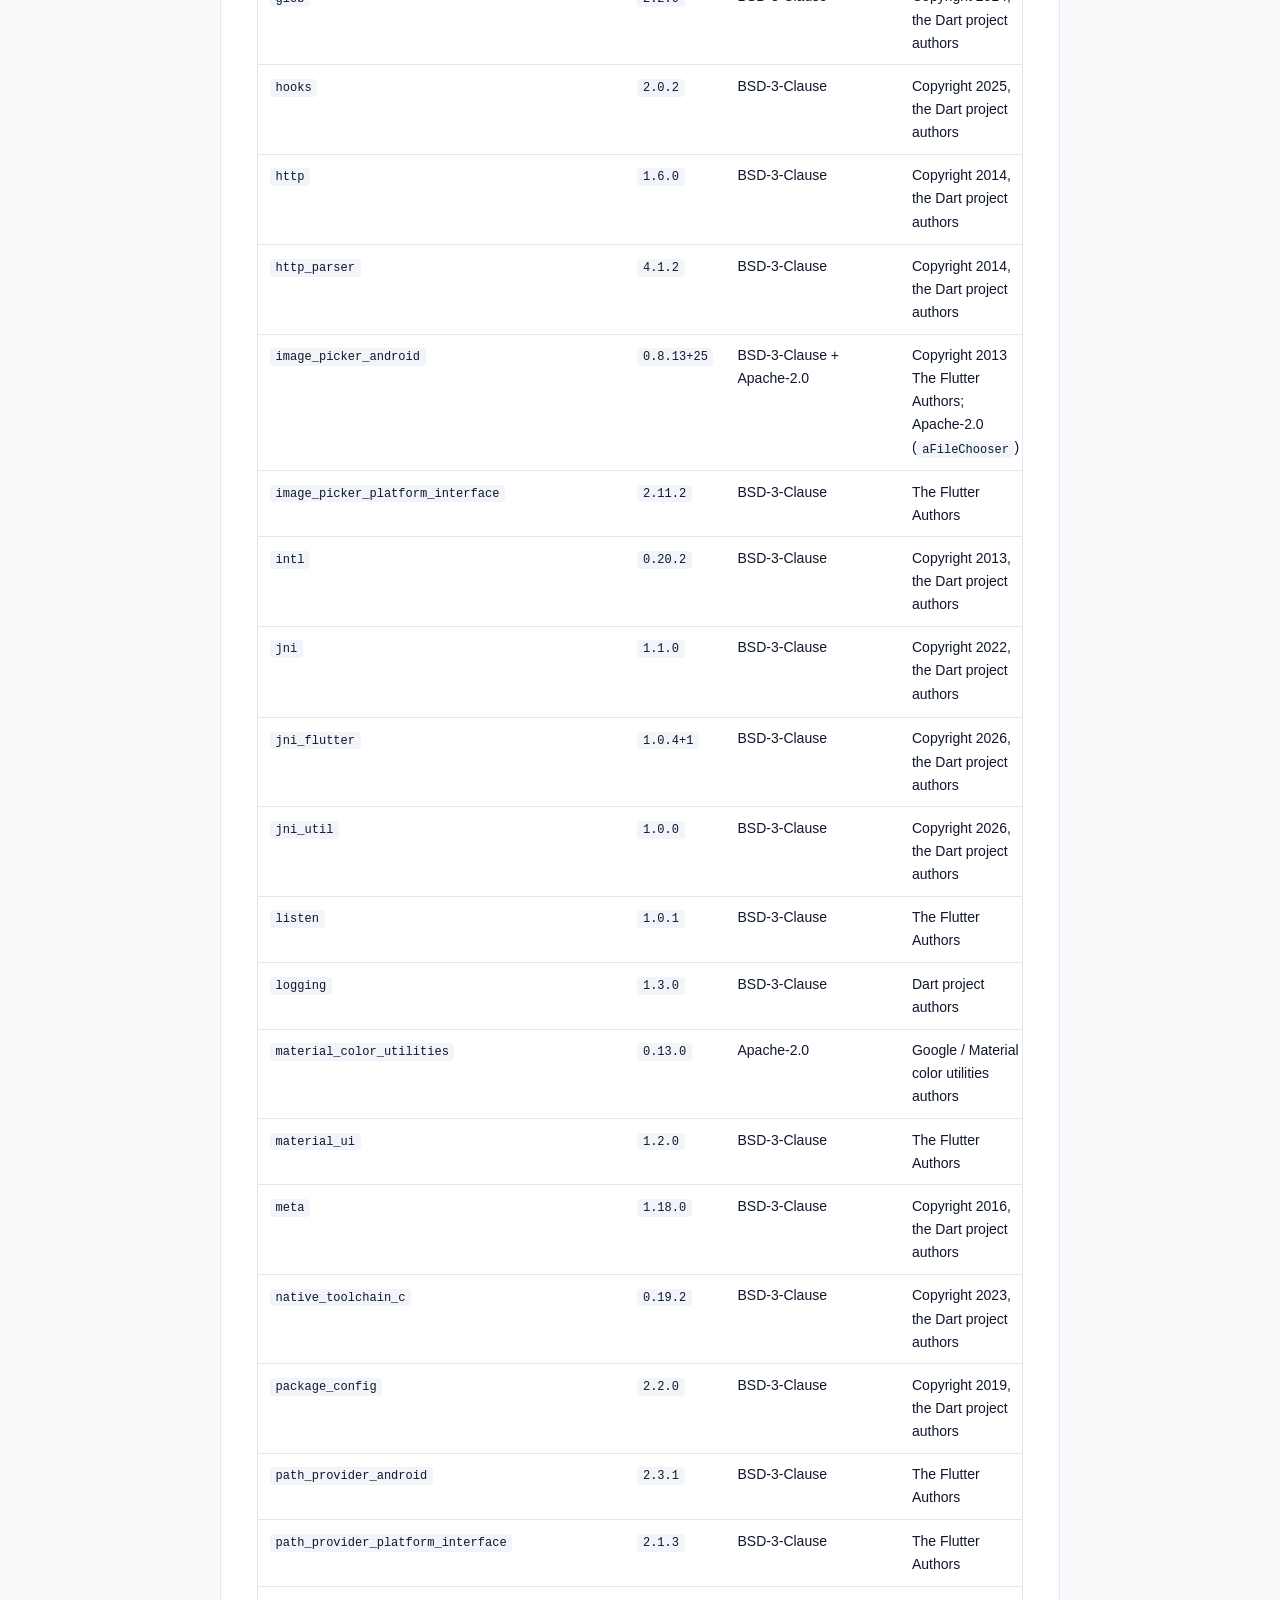
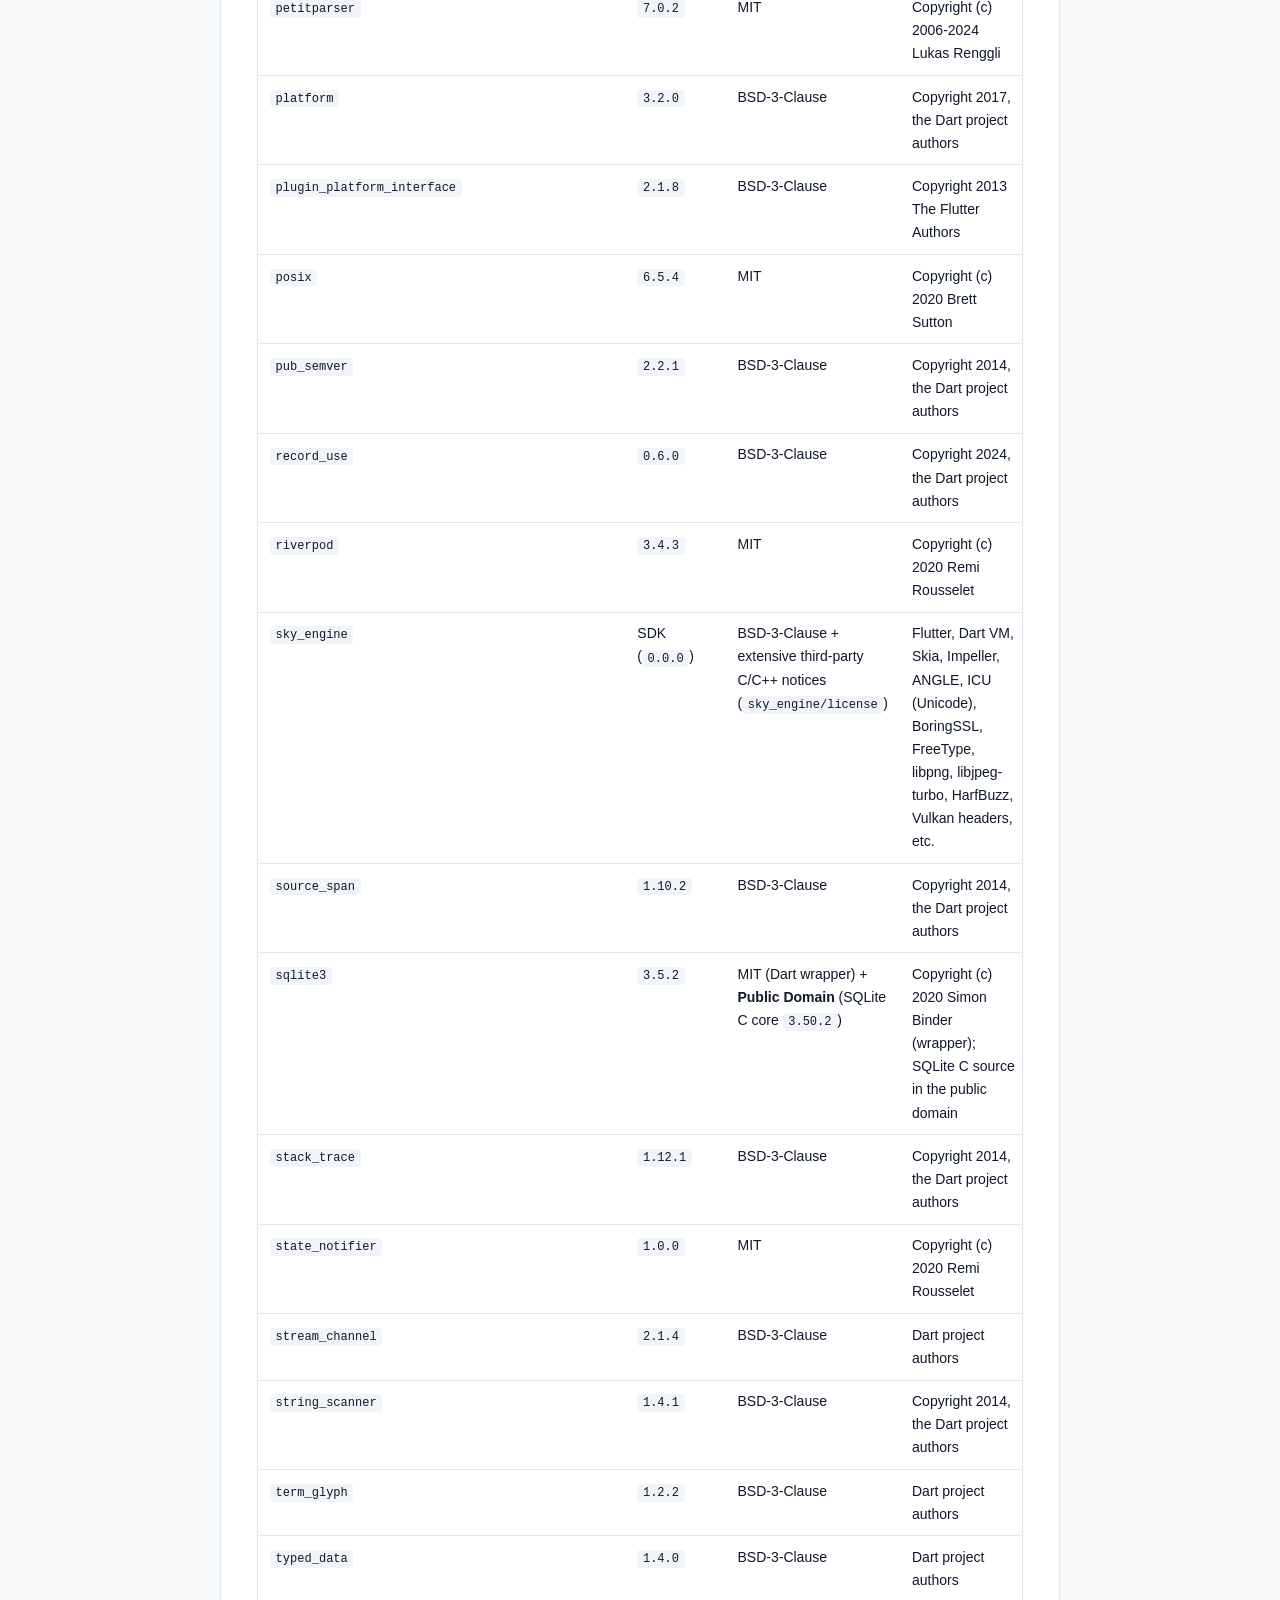
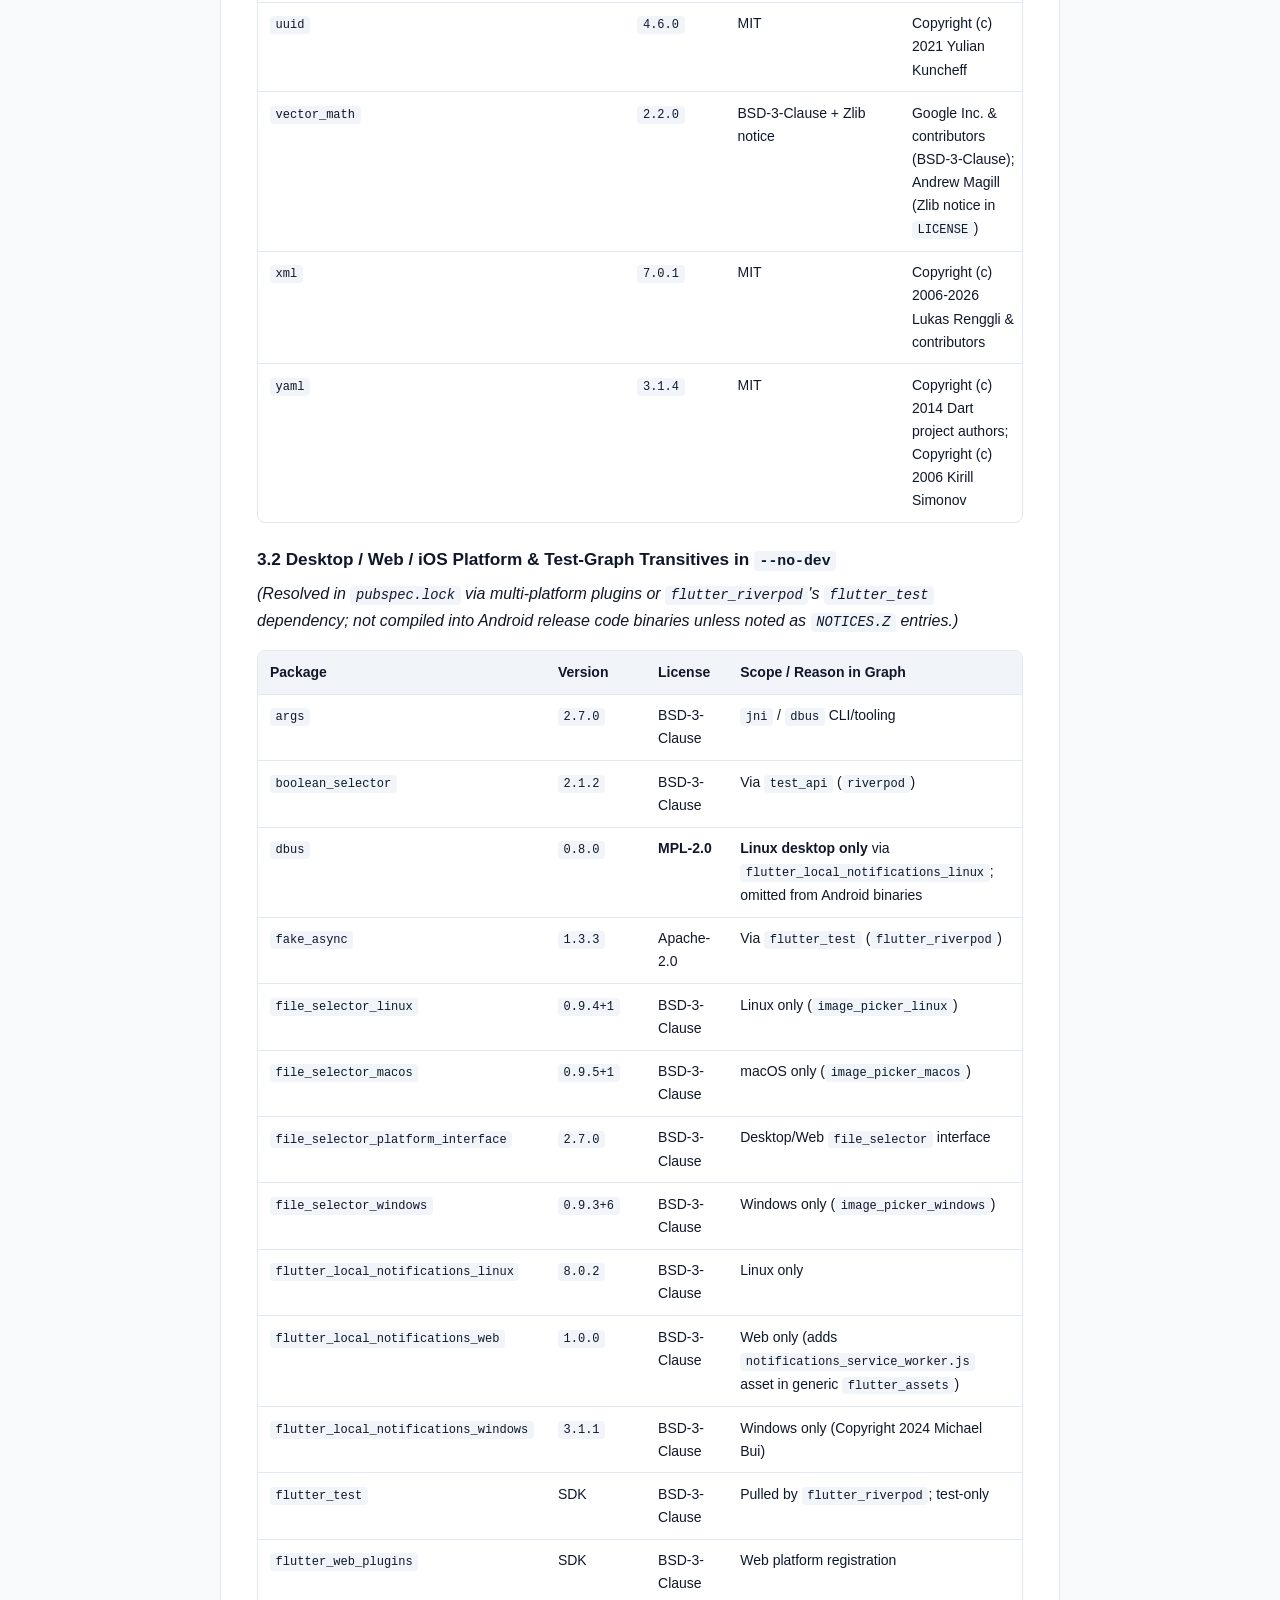
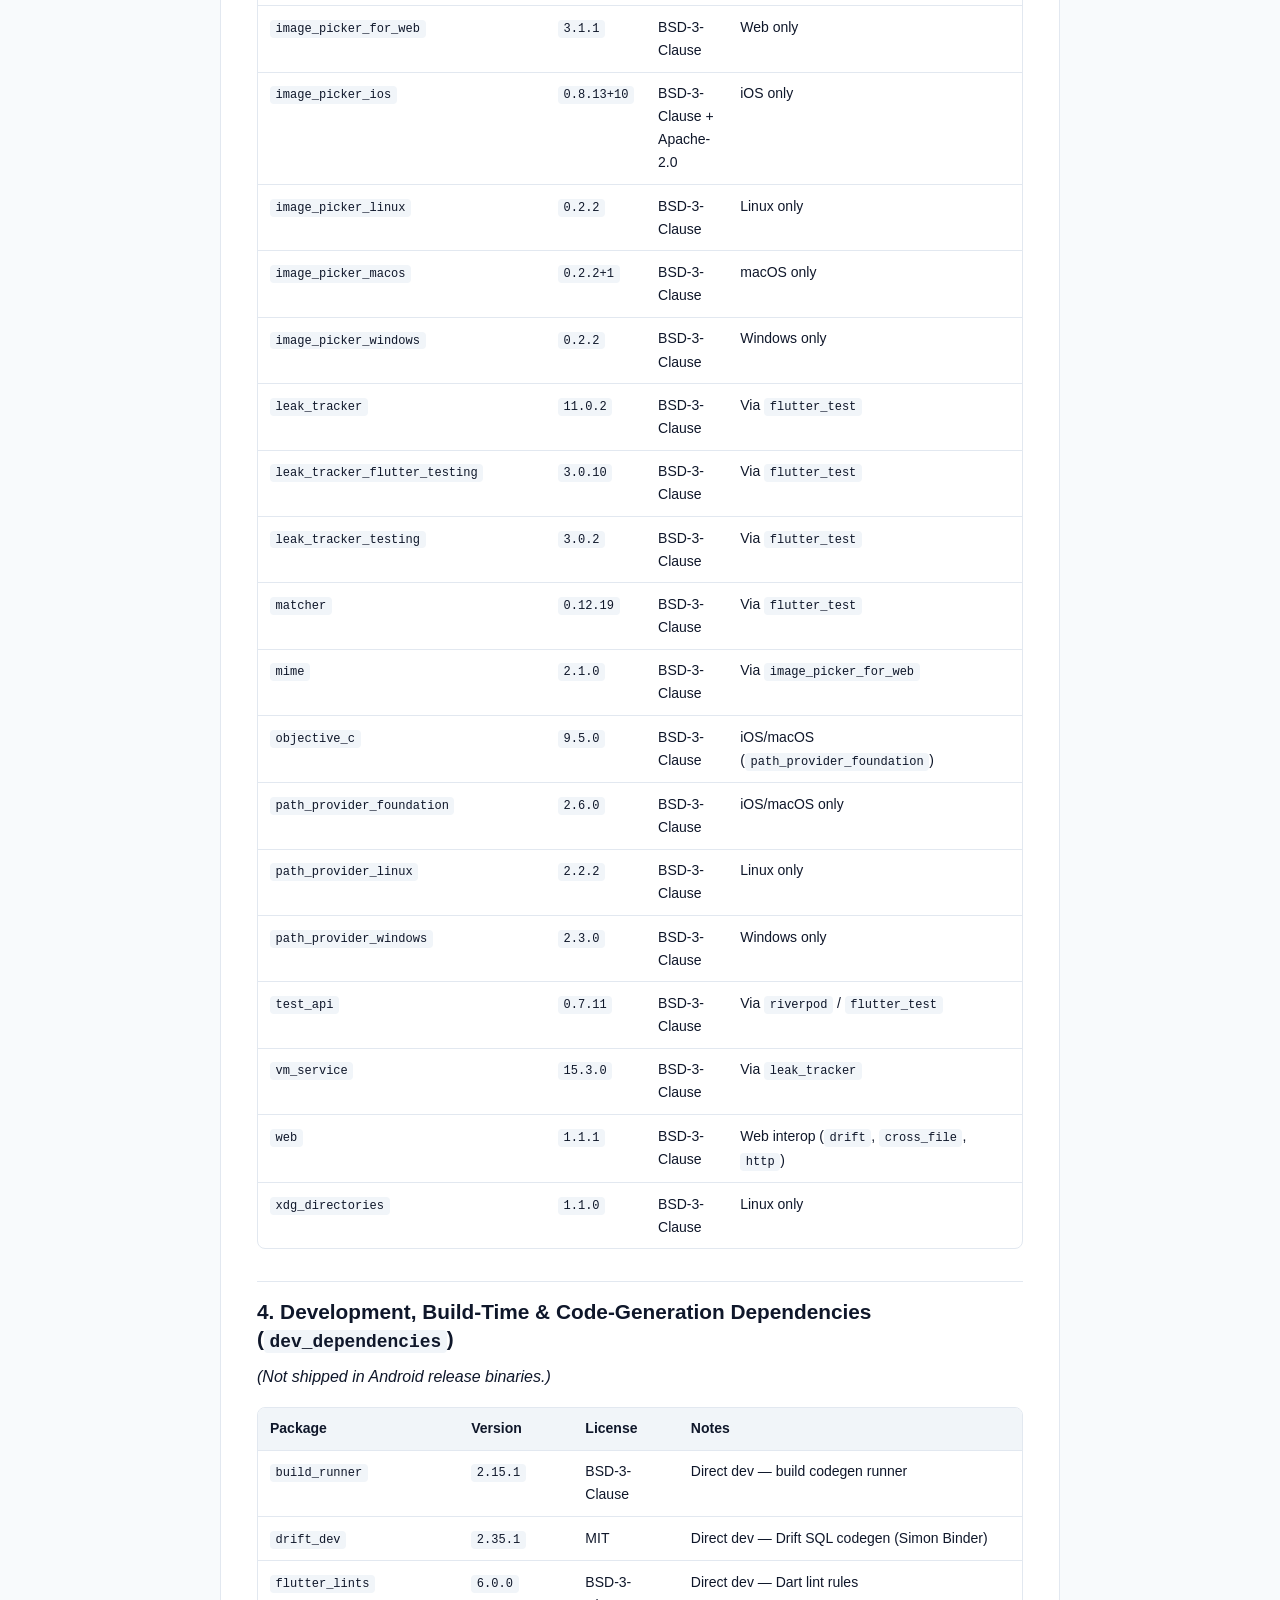
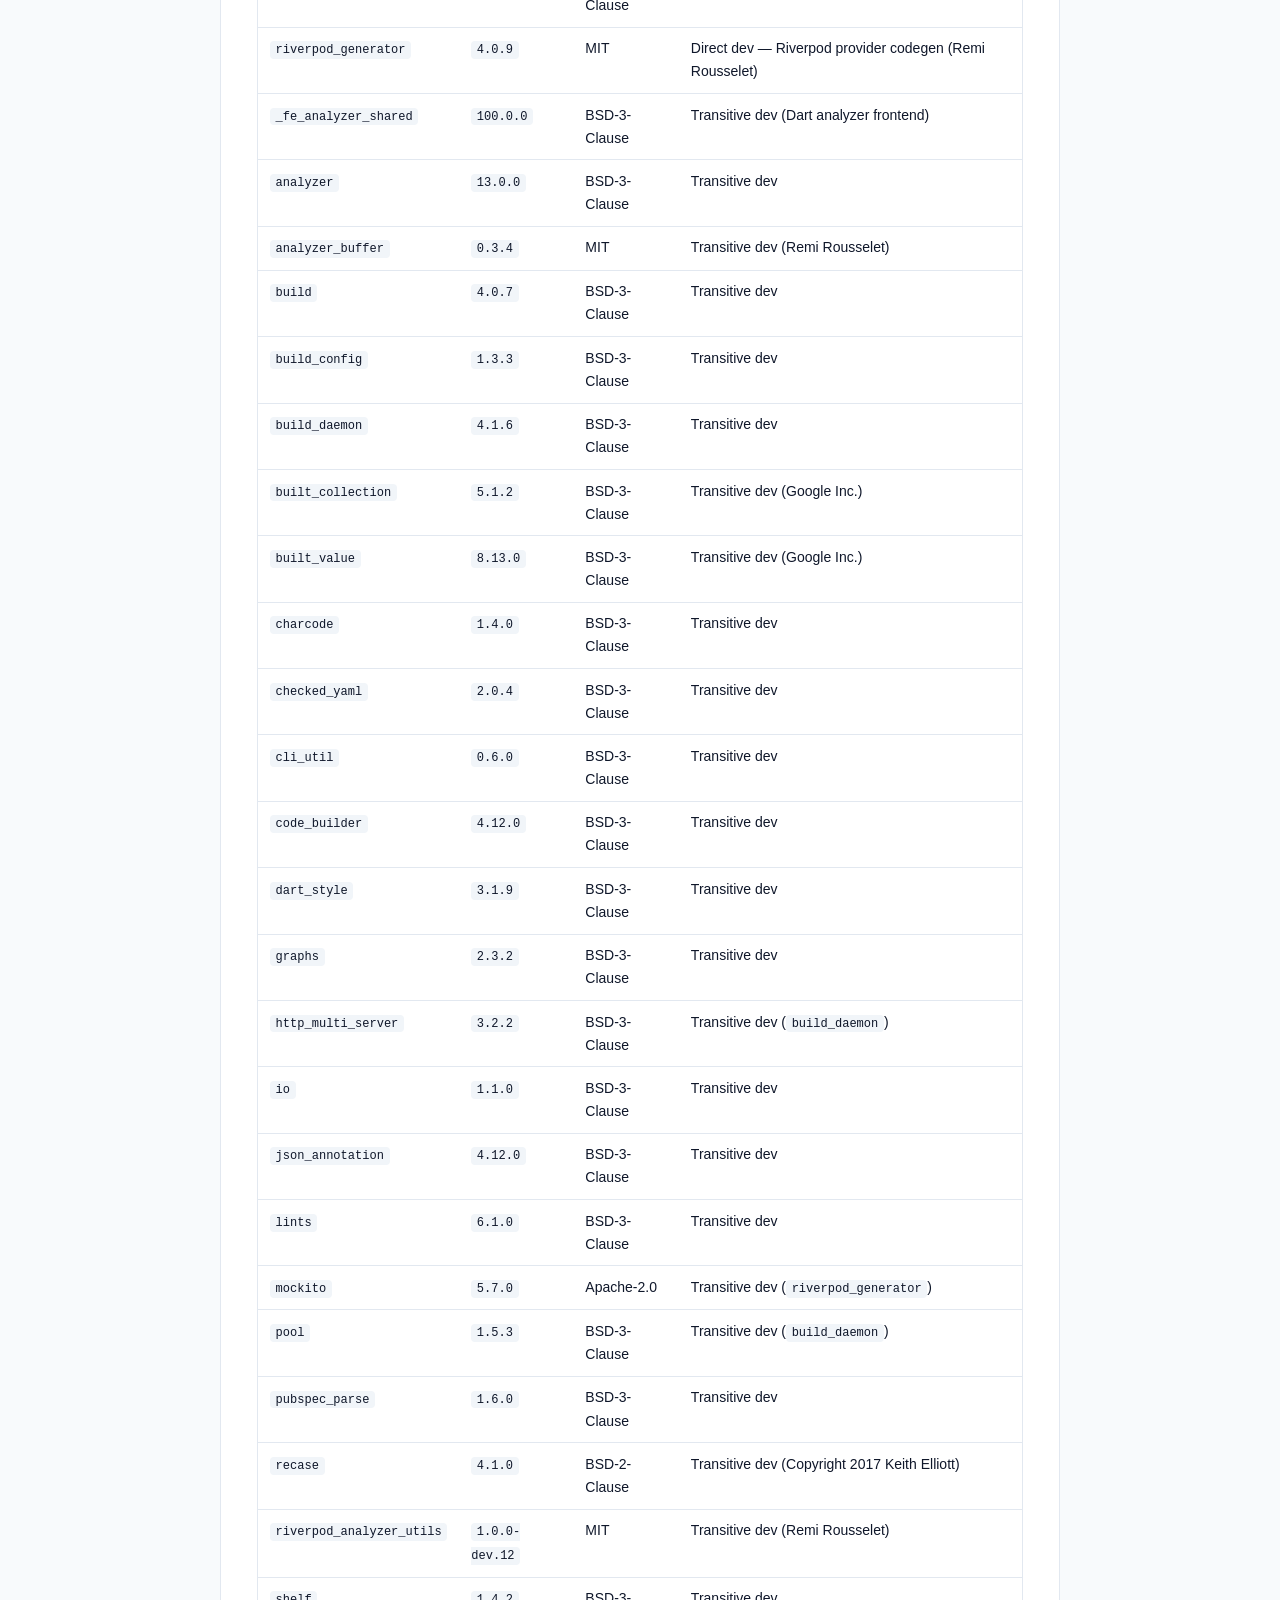
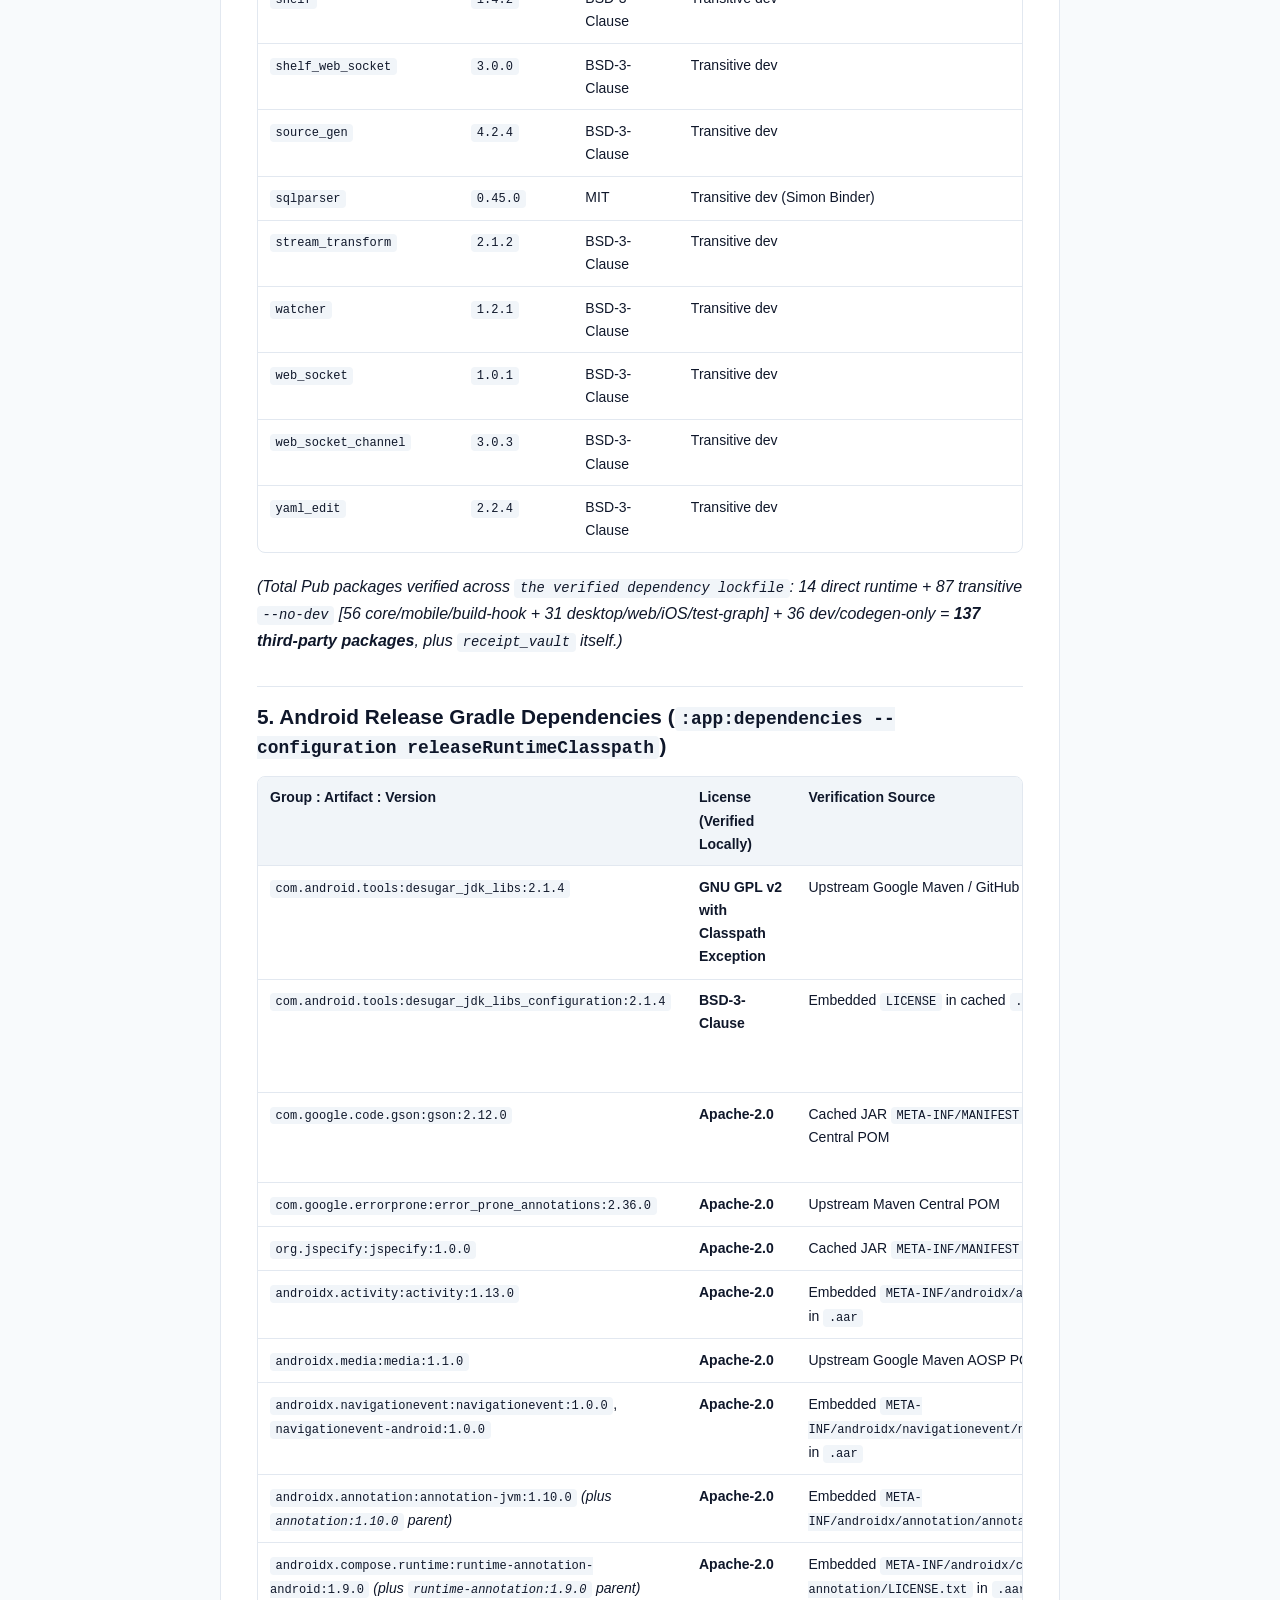
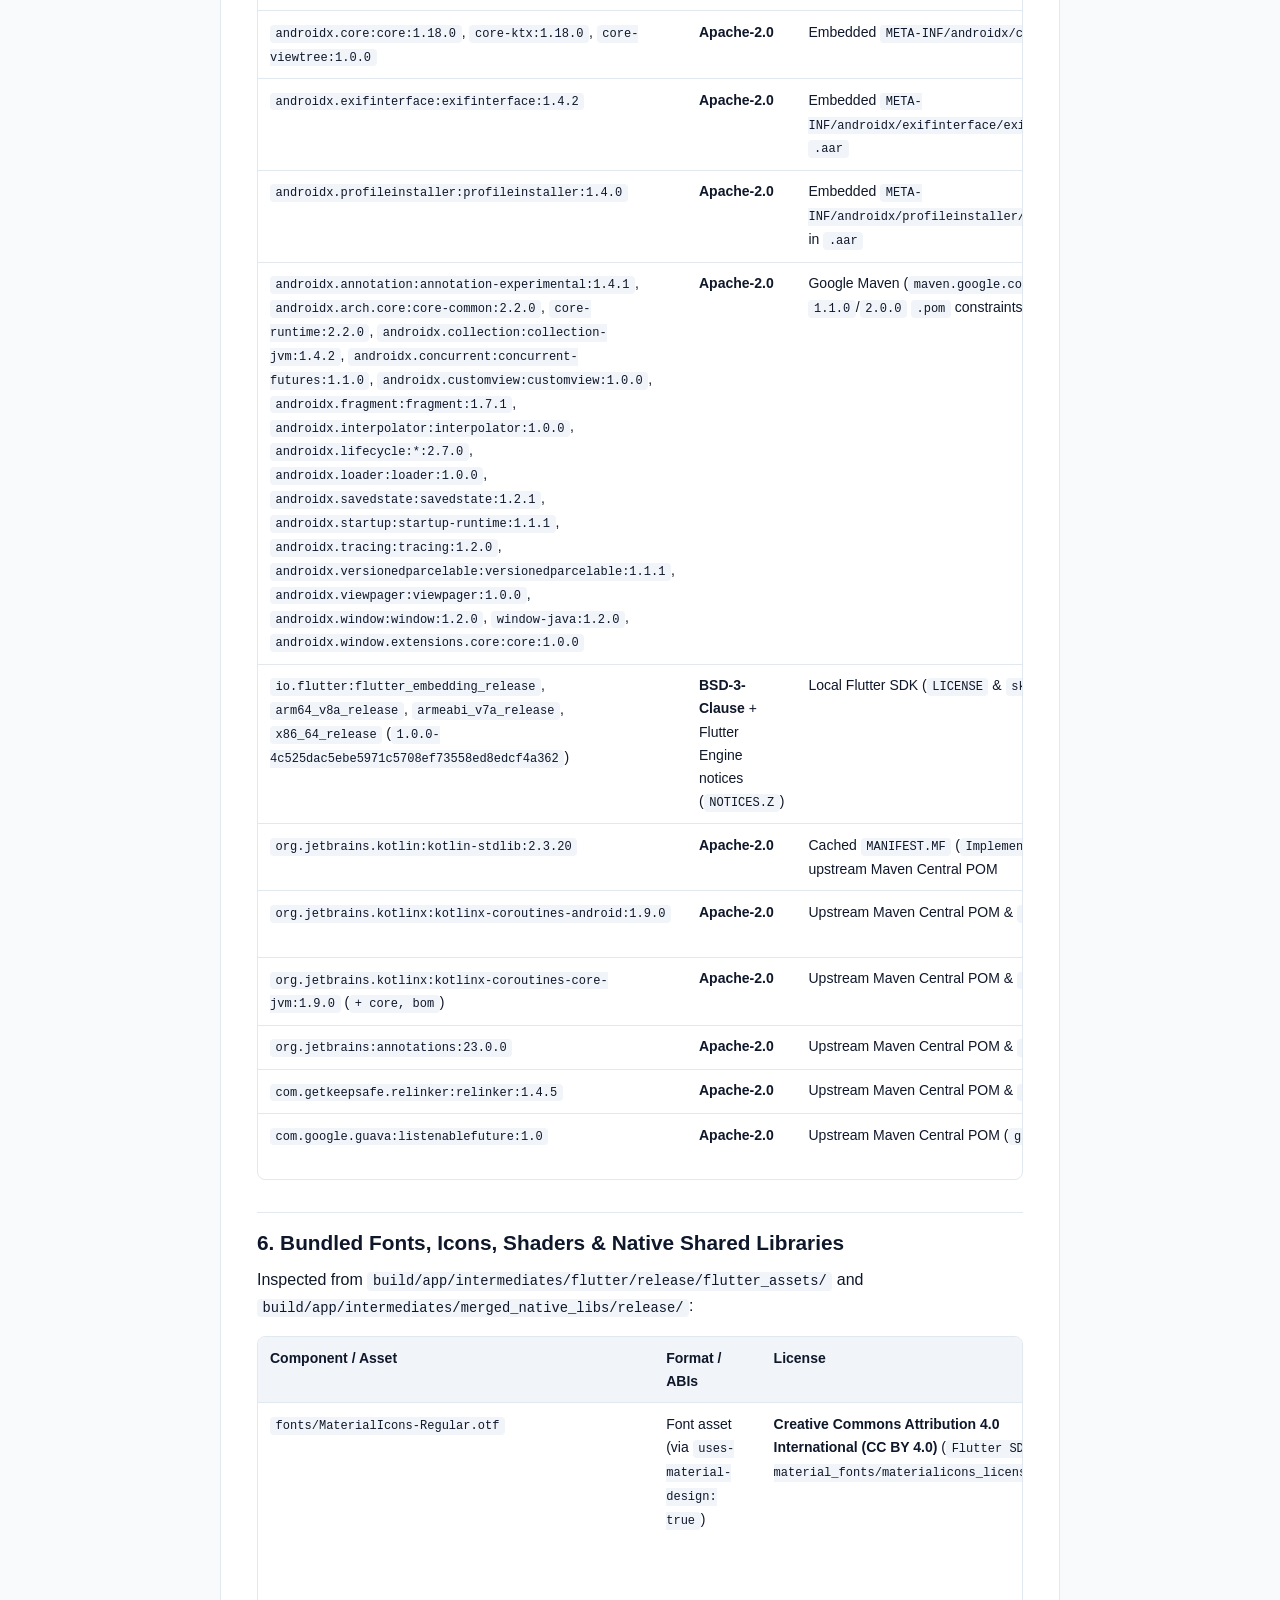
<file: open-source-licenses/index.html>
﻿<!DOCTYPE html>
<html lang="en">
<head>
  <meta charset="utf-8">
  <meta name="viewport" content="width=device-width, initial-scale=1.0">
  <title>Open-Source Licences &amp; Third-Party Notices — Receipt Vault | Xaviron Labs</title>
  <meta name="description" content="Complete open-source software, native library, icon font, and Android Gradle dependency notices for Receipt Vault by Xaviron Labs (Abid Ali).">
  <link rel="canonical" href="https://abidali46.github.io/receipt-vault-legal/open-source-licenses/">
  <link rel="stylesheet" href="../assets/style.css">
</head>
<body>
  <a class="skip-link" href="#main-content">Skip to main content</a>

  <header class="site-header">
    <div class="header-inner">
      <div class="brand-row">
        <a class="brand-title" href="../">
          <strong>Receipt Vault</strong>
          <span>Official Legal &amp; Privacy Hub — Xaviron Labs</span>
        </a>
        <span class="badge">Open-Source Licences</span>
      </div>
      <nav class="site-nav" aria-label="Primary legal navigation">
        <ul class="nav-list">
          <li><a href="../">Overview</a></li>
          <li><a href="../privacy-policy/">Privacy Policy</a></li>
          <li><a href="../terms/">Terms of Use</a></li>
          <li><a href="../eula/">EULA</a></li>
          <li><a href="./" aria-current="page">Open-Source Licences</a></li>
          <li><a href="../data-and-backups/">Data &amp; Backups</a></li>
          <li><a href="../contact/">Contact</a></li>
        </ul>
      </nav>
    </div>
  </header>

  <main id="main-content" class="main-container">
    <article class="doc-card">
      <h1>Open-Source Licences &amp; Third-Party Notices</h1>
      <div class="meta-box">
        <dl>
          <dt>Application</dt>
          <dd>Receipt Vault (<code>1.0.0+1</code>)</dd>
          <dt>Legal Owner / Brand</dt>
          <dd>Abid Ali (<strong>Xaviron Labs</strong>, Individual Developer — Google Play Trader)</dd>
          <dt>Support Email</dt>
          <dd><a href="mailto:abidali691069@gmail.com">abidali691069@gmail.com</a></dd>
        </dl>
      </div>
      <p>This page lists all third-party Dart/Flutter packages, native libraries, icon fonts, shaders, Flutter Engine dependencies, and Android Gradle libraries verified in Receipt Vault.</p>
<p><strong>Legal Owner / Publisher:</strong> Abid Ali (operating as <strong>Xaviron Labs</strong>, Individual Developer — Google Play Trader)</p>
<h2>1. Licensing Overview &amp; Scope</h2>
<ul>
<li><strong>In-App &amp; Web Notices:</strong> Flutter builds bundle third-party package notices in <code>NOTICES.Z</code> (accessible inside Receipt Vault via <em>Settings &rarr; About &amp; Legal &rarr; Open Source Licences</em>), supplemented with explicit attributions here and in-app for Material Icons (<code>CC BY 4.0</code>), Android Core Library Desugaring (verbatim GPL-2.0 + Classpath Exception and R8 BSD-3-Clause), full Apache License 2.0 text, and <code>archive</code> multi-license <code>bzip2</code>/<code>Zlib</code> codec notices.</li>
<li><strong>Material Icons Font (<code>CC BY 4.0</code>):</strong> <code>fonts/MaterialIcons-Regular.otf</code> is licensed by Google LLC under Creative Commons Attribution 4.0 International (<code>CC BY 4.0</code>).</li>
<li><strong>Android Core Library Desugaring (<code>GPL-2.0 with Classpath Exception</code>):</strong> Bundled with <code>com.android.tools:desugar_jdk_libs:2.1.4</code> (full verbatim license text in Section 7.7) and <code>desugar_jdk_libs_configuration:2.1.4</code> (embedded <code>LICENSE</code>: R8 BSD-3-Clause).</li>
<li><strong>SQLite Native Binary (<code>libsqlite3.so</code> — Public Domain):</strong> Derived from SQLite amalgamation <code>3.50.2</code> (Section 7.1); Dart wrappers are MIT licensed.</li>
<li><strong>Android Runtime Dependencies (<code>Apache-2.0</code>):</strong> Resolved AndroidX, Kotlin (<code>kotlin-stdlib:2.3.20</code>), Kotlinx Coroutines (<code>1.9.0</code>), JetBrains Annotations (<code>23.0.0</code>), ReLinker (<code>1.4.5</code>), Guava ListenableFuture (<code>1.0</code>), Gson (<code>2.12.0</code>), Error Prone Annotations (<code>2.36.0</code>), and JSpecify (<code>1.0.0</code>) libraries are documented under the Apache License, Version 2.0 (full license text in Section 7.5 and <code>OpenSourceLicenseRegistry</code>).</li>
<li><strong>Linux-Only Transitive (<code>dbus</code> — <code>MPL-2.0</code>):</strong> Linux desktop only; excluded from Android APK/AAB binaries.</li>
</ul>
<h2>2. Direct Runtime Dart &amp; Flutter Dependencies (<code>pubspec.yaml</code> -&gt; <code>dependencies:</code>)</h2>
<div class="table-wrap"><table><thead>
<tr><th>Package</th><th>Resolved Version</th><th>License</th><th>Copyright / Holder (Verified in Package)</th><th>Purpose &amp; Notes</th></tr>
</thead><tbody>
<tr><td><code>flutter</code></td><td>SDK (<code>&gt;=3.44.0</code>)</td><td>BSD-3-Clause</td><td>Copyright 2014 The Flutter Authors</td><td>Core UI framework (<code>sky_engine</code> &amp; Material/Cupertino assets)</td></tr>
<tr><td><code>archive</code></td><td><code>4.7.1</code></td><td>MIT + multi-license (<code>LICENSE-other.md</code>)</td><td>Copyright (c) 2013-2021 Brendan Duncan; derived notices for <code>zlib.js</code> (MIT, 2012 imaya), <code>JZLib</code> (BSD-3-Clause, 2000-2011 ymnk / JCraft), <code>bzip2 1.0.6</code> (bzip2 License, 1996-2010 Julian R Seward), <code>Zstandard / xxhash</code> (BSD-3-Clause, 2016-present Yann Collet / Facebook, Inc.), <code>zlib-ng crc32</code> (Zlib License, 1995-2024 Jean-loup Gailly, Mark Adler &amp; Hans Kristian Rosbach)</td><td><code>.rvbackup</code> ZIP archive encoding/decoding &amp; CRC-32</td></tr>
<tr><td><code>cupertino_icons</code></td><td><code>1.0.9</code></td><td>MIT</td><td>Copyright (c) 2016 Vladimir Kharlampidi</td><td>Bundles <code>CupertinoIcons.ttf</code> asset</td></tr>
<tr><td><code>drift</code></td><td><code>2.35.2</code></td><td>MIT</td><td>Copyright (c) 2021 Simon Binder</td><td>Type-safe SQLite reactive persistence</td></tr>
<tr><td><code>flutter_local_notifications</code></td><td><code>22.3.2</code></td><td>BSD-3-Clause</td><td>Copyright 2018 Michael Bui</td><td>Local scheduled Android/iOS warranty reminders</td></tr>
<tr><td><code>flutter_riverpod</code></td><td><code>3.4.3</code></td><td>MIT</td><td>Copyright (c) 2020 Remi Rousselet</td><td>Application state management</td></tr>
<tr><td><code>flutter_timezone</code></td><td><code>5.1.1</code></td><td>Apache-2.0</td><td>Verified via <code>LICENSE</code> (<code>Apache License 2.0</code>)</td><td>Queries local device IANA timezone offline</td></tr>
<tr><td><code>go_router</code></td><td><code>18.0.2</code></td><td>BSD-3-Clause</td><td>Copyright 2013 The Flutter Authors</td><td>Declarative route &amp; shell navigation</td></tr>
<tr><td><code>image_picker</code></td><td><code>1.2.4</code></td><td>BSD-3-Clause + Apache-2.0</td><td>Copyright 2013 The Flutter Authors (<code>image_picker</code>); Apache-2.0 (<code>aFileChooser</code> notice in <code>LICENSE</code>)</td><td>System camera capture and photo picker integration</td></tr>
<tr><td><code>path</code></td><td><code>1.9.1</code></td><td>BSD-3-Clause</td><td>Copyright 2014, the Dart project authors</td><td>Cross-platform filesystem path manipulation</td></tr>
<tr><td><code>path_provider</code></td><td><code>2.1.6</code></td><td>BSD-3-Clause</td><td>Copyright 2013 The Flutter Authors</td><td>App documents/support/cache directory resolution</td></tr>
<tr><td><code>riverpod_annotation</code></td><td><code>4.0.7</code></td><td>MIT</td><td>Copyright (c) 2020 Remi Rousselet</td><td>Riverpod codegen annotations</td></tr>
<tr><td><code>sqlite3_flutter_libs</code></td><td><code>0.6.0+eol</code></td><td>MIT</td><td>Copyright (c) 2020 Simon Binder</td><td>EOL shim delegating native SQLite bundling to <code>sqlite3</code></td></tr>
<tr><td><code>timezone</code></td><td><code>0.11.2</code></td><td>BSD-2-Clause (+ IANA tzdata Public Domain)</td><td>Copyright (c) 2014, <code>timezone</code> project authors</td><td>Offline timezone database (<code>latest_all.dart</code>); declares <code>http</code> as transitive dep for web/fetching APIs unused by Receipt Vault</td></tr>
</tbody></table></div>
<h2>3. Transitive Runtime &amp; Platform Packages (<code>dart pub deps --no-dev</code>)</h2>
<p><em>Scope note: Flutter's multi-platform plugin ecosystem resolves Android, iOS, Web, Linux, macOS, Windows, and Dart test/build hook transitives in the lockfile (<code>--no-dev</code> graph). Android builds compile only Android/shared Dart code and Android native assets; desktop/web plugins are excluded from Android release binaries.</em></p>
<h3>3.1 Core Shared, Mobile Android &amp; Build-Hook Packages</h3>
<div class="table-wrap"><table><thead>
<tr><th>Package</th><th>Version</th><th>License</th><th>Copyright / Holder Summary</th><th>Scope / Notes</th></tr>
</thead><tbody>
<tr><td><code>async</code></td><td><code>2.13.1</code></td><td>BSD-3-Clause</td><td>Dart project authors</td><td>Shared Dart</td></tr>
<tr><td><code>characters</code></td><td><code>1.4.1</code></td><td>BSD-3-Clause</td><td>Dart project authors</td><td>Flutter dependency</td></tr>
<tr><td><code>clock</code></td><td><code>1.1.2</code></td><td>Apache-2.0</td><td>Google / Dart authors</td><td>Used by <code>flutter_local_notifications</code>, <code>intl</code>, <code>riverpod</code></td></tr>
<tr><td><code>code_assets</code></td><td><code>1.2.1</code></td><td>BSD-3-Clause</td><td>Copyright 2025, the Dart project authors</td><td>Native build hook for <code>sqlite3</code></td></tr>
<tr><td><code>collection</code></td><td><code>1.19.1</code></td><td>BSD-3-Clause</td><td>Dart project authors</td><td>Shared Dart</td></tr>
<tr><td><code>convert</code></td><td><code>3.1.2</code></td><td>BSD-3-Clause</td><td>Dart project authors</td><td>Shared Dart</td></tr>
<tr><td><code>cross_file</code></td><td><code>0.3.5+5</code></td><td>BSD-3-Clause</td><td>Copyright 2013 The Flutter Authors</td><td>File wrapper via <code>image_picker</code></td></tr>
<tr><td><code>crypto</code></td><td><code>3.0.7</code></td><td>BSD-3-Clause</td><td>Dart project authors</td><td>Hashing utilities</td></tr>
<tr><td><code>cupertino_ui</code></td><td><code>1.0.2</code></td><td>BSD-3-Clause</td><td>The Flutter Authors</td><td><code>go_router</code> dependency</td></tr>
<tr><td><code>equatable</code></td><td><code>3.0.0</code></td><td>MIT</td><td>Copyright (c) 2026 Felix Angelov</td><td><code>flutter_timezone</code> dependency</td></tr>
<tr><td><code>ffi</code></td><td><code>2.2.0</code></td><td>BSD-3-Clause</td><td>Dart project authors</td><td>Native FFI bindings (<code>sqlite3</code>)</td></tr>
<tr><td><code>file</code></td><td><code>7.0.1</code></td><td>BSD-3-Clause</td><td>Copyright 2017, the Dart project authors</td><td>Build hook dependency</td></tr>
<tr><td><code>fixnum</code></td><td><code>1.1.1</code></td><td>BSD-3-Clause</td><td>Dart project authors</td><td><code>uuid</code> dependency</td></tr>
<tr><td><code>flutter_local_notifications_platform_interface</code></td><td><code>12.2.0</code></td><td>BSD-3-Clause</td><td>Copyright 2020 Michael Bui</td><td>Shared notifications interface</td></tr>
<tr><td><code>flutter_localizations</code></td><td>SDK</td><td>BSD-3-Clause</td><td>The Flutter Authors (<code>Flutter SDK LICENSE</code>)</td><td>Flutter SDK localization support</td></tr>
<tr><td><code>flutter_plugin_android_lifecycle</code></td><td><code>2.0.35</code></td><td>BSD-3-Clause</td><td>The Flutter Authors</td><td>Android plugin lifecycle (<code>image_picker_android</code>)</td></tr>
<tr><td><code>freezed_annotation</code></td><td><code>3.1.0</code></td><td>MIT</td><td>Copyright (c) 2020 Remi Rousselet</td><td><code>riverpod</code> annotation dependency</td></tr>
<tr><td><code>glob</code></td><td><code>2.2.0</code></td><td>BSD-3-Clause</td><td>Copyright 2014, the Dart project authors</td><td>Native toolchain build hook</td></tr>
<tr><td><code>hooks</code></td><td><code>2.0.2</code></td><td>BSD-3-Clause</td><td>Copyright 2025, the Dart project authors</td><td>Native assets hook (<code>sqlite3</code>)</td></tr>
<tr><td><code>http</code></td><td><code>1.6.0</code></td><td>BSD-3-Clause</td><td>Copyright 2014, the Dart project authors</td><td>Transitive via <code>timezone</code> / platform interfaces; <strong>not invoked at runtime</strong> by Receipt Vault</td></tr>
<tr><td><code>http_parser</code></td><td><code>4.1.2</code></td><td>BSD-3-Clause</td><td>Copyright 2014, the Dart project authors</td><td><code>http</code> dependency</td></tr>
<tr><td><code>image_picker_android</code></td><td><code>0.8.13+25</code></td><td>BSD-3-Clause + Apache-2.0</td><td>Copyright 2013 The Flutter Authors; Apache-2.0 (<code>aFileChooser</code>)</td><td>Android photo picker &amp; camera bridge (copies EXIF incl. GPS via <code>ExifDataCopier.java</code>)</td></tr>
<tr><td><code>image_picker_platform_interface</code></td><td><code>2.11.2</code></td><td>BSD-3-Clause</td><td>The Flutter Authors</td><td>Shared <code>image_picker</code> interface</td></tr>
<tr><td><code>intl</code></td><td><code>0.20.2</code></td><td>BSD-3-Clause</td><td>Copyright 2013, the Dart project authors</td><td>Date/locale formatting (<code>flutter_localizations</code>, UI)</td></tr>
<tr><td><code>jni</code></td><td><code>1.1.0</code></td><td>BSD-3-Clause</td><td>Copyright 2022, the Dart project authors</td><td>Android JNI bridge (<code>path_provider_android</code>, generates <code>libdartjni.so</code>)</td></tr>
<tr><td><code>jni_flutter</code></td><td><code>1.0.4+1</code></td><td>BSD-3-Clause</td><td>Copyright 2026, the Dart project authors</td><td>Android Flutter JNI helper</td></tr>
<tr><td><code>jni_util</code></td><td><code>1.0.0</code></td><td>BSD-3-Clause</td><td>Copyright 2026, the Dart project authors</td><td><code>jni</code> dependency</td></tr>
<tr><td><code>listen</code></td><td><code>1.0.1</code></td><td>BSD-3-Clause</td><td>The Flutter Authors</td><td><code>riverpod</code> dependency</td></tr>
<tr><td><code>logging</code></td><td><code>1.3.0</code></td><td>BSD-3-Clause</td><td>Dart project authors</td><td><code>go_router</code> / build hook dependency</td></tr>
<tr><td><code>material_color_utilities</code></td><td><code>0.13.0</code></td><td>Apache-2.0</td><td>Google / Material color utilities authors</td><td>Flutter Material 3 color system</td></tr>
<tr><td><code>material_ui</code></td><td><code>1.2.0</code></td><td>BSD-3-Clause</td><td>The Flutter Authors</td><td><code>go_router</code> dependency</td></tr>
<tr><td><code>meta</code></td><td><code>1.18.0</code></td><td>BSD-3-Clause</td><td>Copyright 2016, the Dart project authors</td><td>Dart annotations</td></tr>
<tr><td><code>native_toolchain_c</code></td><td><code>0.19.2</code></td><td>BSD-3-Clause</td><td>Copyright 2023, the Dart project authors</td><td>Build-time C hook (<code>sqlite3</code>)</td></tr>
<tr><td><code>package_config</code></td><td><code>2.2.0</code></td><td>BSD-3-Clause</td><td>Copyright 2019, the Dart project authors</td><td>Tooling/hook package lookup</td></tr>
<tr><td><code>path_provider_android</code></td><td><code>2.3.1</code></td><td>BSD-3-Clause</td><td>The Flutter Authors</td><td>Android local directory lookup</td></tr>
<tr><td><code>path_provider_platform_interface</code></td><td><code>2.1.3</code></td><td>BSD-3-Clause</td><td>The Flutter Authors</td><td>Shared <code>path_provider</code> interface</td></tr>
<tr><td><code>petitparser</code></td><td><code>7.0.2</code></td><td>MIT</td><td>Copyright (c) 2006-2024 Lukas Renggli</td><td><code>xml</code> dependency</td></tr>
<tr><td><code>platform</code></td><td><code>3.2.0</code></td><td>BSD-3-Clause</td><td>Copyright 2017, the Dart project authors</td><td>Platform detection</td></tr>
<tr><td><code>plugin_platform_interface</code></td><td><code>2.1.8</code></td><td>BSD-3-Clause</td><td>Copyright 2013 The Flutter Authors</td><td>Plugin interface base</td></tr>
<tr><td><code>posix</code></td><td><code>6.5.4</code></td><td>MIT</td><td>Copyright (c) 2020 Brett Sutton</td><td><code>archive</code> POSIX permissions helper</td></tr>
<tr><td><code>pub_semver</code></td><td><code>2.2.1</code></td><td>BSD-3-Clause</td><td>Copyright 2014, the Dart project authors</td><td><code>hooks</code> / <code>sqlite3</code> build tooling</td></tr>
<tr><td><code>record_use</code></td><td><code>0.6.0</code></td><td>BSD-3-Clause</td><td>Copyright 2024, the Dart project authors</td><td><code>hooks</code> dependency</td></tr>
<tr><td><code>riverpod</code></td><td><code>3.4.3</code></td><td>MIT</td><td>Copyright (c) 2020 Remi Rousselet</td><td>Core Riverpod library</td></tr>
<tr><td><code>sky_engine</code></td><td>SDK (<code>0.0.0</code>)</td><td>BSD-3-Clause + extensive third-party C/C++ notices (<code>sky_engine/license</code>)</td><td>Flutter, Dart VM, Skia, Impeller, ANGLE, ICU (Unicode), BoringSSL, FreeType, libpng, libjpeg-turbo, HarfBuzz, Vulkan headers, etc.</td><td>Embedded Flutter runtime engine (<code>libflutter.so</code> + full notices bundled in <code>NOTICES.Z</code>)</td></tr>
<tr><td><code>source_span</code></td><td><code>1.10.2</code></td><td>BSD-3-Clause</td><td>Copyright 2014, the Dart project authors</td><td>Parser/YAML utilities</td></tr>
<tr><td><code>sqlite3</code></td><td><code>3.5.2</code></td><td>MIT (Dart wrapper) + <strong>Public Domain</strong> (SQLite C core <code>3.50.2</code>)</td><td>Copyright (c) 2020 Simon Binder (wrapper); SQLite C source in the public domain</td><td>Provides SQLite C FFI bindings + <code>libsqlite3.so</code> native binaries</td></tr>
<tr><td><code>stack_trace</code></td><td><code>1.12.1</code></td><td>BSD-3-Clause</td><td>Copyright 2014, the Dart project authors</td><td>Error stack frames (<code>drift</code>, <code>riverpod</code>)</td></tr>
<tr><td><code>state_notifier</code></td><td><code>1.0.0</code></td><td>MIT</td><td>Copyright (c) 2020 Remi Rousselet</td><td><code>flutter_riverpod</code> dependency</td></tr>
<tr><td><code>stream_channel</code></td><td><code>2.1.4</code></td><td>BSD-3-Clause</td><td>Dart project authors</td><td><code>drift</code> isolate communication</td></tr>
<tr><td><code>string_scanner</code></td><td><code>1.4.1</code></td><td>BSD-3-Clause</td><td>Copyright 2014, the Dart project authors</td><td><code>source_span</code> dependency</td></tr>
<tr><td><code>term_glyph</code></td><td><code>1.2.2</code></td><td>BSD-3-Clause</td><td>Dart project authors</td><td><code>source_span</code> dependency</td></tr>
<tr><td><code>typed_data</code></td><td><code>1.4.0</code></td><td>BSD-3-Clause</td><td>Dart project authors</td><td>Byte buffers</td></tr>
<tr><td><code>uuid</code></td><td><code>4.6.0</code></td><td>MIT</td><td>Copyright (c) 2021 Yulian Kuncheff</td><td><code>riverpod</code> dependency</td></tr>
<tr><td><code>vector_math</code></td><td><code>2.2.0</code></td><td>BSD-3-Clause + Zlib notice</td><td>Google Inc. &amp; contributors (BSD-3-Clause); Andrew Magill (Zlib notice in <code>LICENSE</code>)</td><td>Flutter rendering math</td></tr>
<tr><td><code>xml</code></td><td><code>7.0.1</code></td><td>MIT</td><td>Copyright (c) 2006-2026 Lukas Renggli &amp; contributors</td><td>XML parser (<code>flutter_local_notifications_windows</code>, <code>dbus</code>)</td></tr>
<tr><td><code>yaml</code></td><td><code>3.1.4</code></td><td>MIT</td><td>Copyright (c) 2014 Dart project authors; Copyright (c) 2006 Kirill Simonov</td><td>Build hook dependency</td></tr>
</tbody></table></div>
<h3>3.2 Desktop / Web / iOS Platform &amp; Test-Graph Transitives in <code>--no-dev</code></h3>
<p><em>(Resolved in <code>pubspec.lock</code> via multi-platform plugins or <code>flutter_riverpod</code>'s <code>flutter_test</code> dependency; not compiled into Android release code binaries unless noted as <code>NOTICES.Z</code> entries.)</em></p>
<div class="table-wrap"><table><thead>
<tr><th>Package</th><th>Version</th><th>License</th><th>Scope / Reason in Graph</th></tr>
</thead><tbody>
<tr><td><code>args</code></td><td><code>2.7.0</code></td><td>BSD-3-Clause</td><td><code>jni</code> / <code>dbus</code> CLI/tooling</td></tr>
<tr><td><code>boolean_selector</code></td><td><code>2.1.2</code></td><td>BSD-3-Clause</td><td>Via <code>test_api</code> (<code>riverpod</code>)</td></tr>
<tr><td><code>dbus</code></td><td><code>0.8.0</code></td><td><strong>MPL-2.0</strong></td><td><strong>Linux desktop only</strong> via <code>flutter_local_notifications_linux</code>; omitted from Android binaries</td></tr>
<tr><td><code>fake_async</code></td><td><code>1.3.3</code></td><td>Apache-2.0</td><td>Via <code>flutter_test</code> (<code>flutter_riverpod</code>)</td></tr>
<tr><td><code>file_selector_linux</code></td><td><code>0.9.4+1</code></td><td>BSD-3-Clause</td><td>Linux only (<code>image_picker_linux</code>)</td></tr>
<tr><td><code>file_selector_macos</code></td><td><code>0.9.5+1</code></td><td>BSD-3-Clause</td><td>macOS only (<code>image_picker_macos</code>)</td></tr>
<tr><td><code>file_selector_platform_interface</code></td><td><code>2.7.0</code></td><td>BSD-3-Clause</td><td>Desktop/Web <code>file_selector</code> interface</td></tr>
<tr><td><code>file_selector_windows</code></td><td><code>0.9.3+6</code></td><td>BSD-3-Clause</td><td>Windows only (<code>image_picker_windows</code>)</td></tr>
<tr><td><code>flutter_local_notifications_linux</code></td><td><code>8.0.2</code></td><td>BSD-3-Clause</td><td>Linux only</td></tr>
<tr><td><code>flutter_local_notifications_web</code></td><td><code>1.0.0</code></td><td>BSD-3-Clause</td><td>Web only (adds <code>notifications_service_worker.js</code> asset in generic <code>flutter_assets</code>)</td></tr>
<tr><td><code>flutter_local_notifications_windows</code></td><td><code>3.1.1</code></td><td>BSD-3-Clause</td><td>Windows only (Copyright 2024 Michael Bui)</td></tr>
<tr><td><code>flutter_test</code></td><td>SDK</td><td>BSD-3-Clause</td><td>Pulled by <code>flutter_riverpod</code>; test-only</td></tr>
<tr><td><code>flutter_web_plugins</code></td><td>SDK</td><td>BSD-3-Clause</td><td>Web platform registration</td></tr>
<tr><td><code>image_picker_for_web</code></td><td><code>3.1.1</code></td><td>BSD-3-Clause</td><td>Web only</td></tr>
<tr><td><code>image_picker_ios</code></td><td><code>0.8.13+10</code></td><td>BSD-3-Clause + Apache-2.0</td><td>iOS only</td></tr>
<tr><td><code>image_picker_linux</code></td><td><code>0.2.2</code></td><td>BSD-3-Clause</td><td>Linux only</td></tr>
<tr><td><code>image_picker_macos</code></td><td><code>0.2.2+1</code></td><td>BSD-3-Clause</td><td>macOS only</td></tr>
<tr><td><code>image_picker_windows</code></td><td><code>0.2.2</code></td><td>BSD-3-Clause</td><td>Windows only</td></tr>
<tr><td><code>leak_tracker</code></td><td><code>11.0.2</code></td><td>BSD-3-Clause</td><td>Via <code>flutter_test</code></td></tr>
<tr><td><code>leak_tracker_flutter_testing</code></td><td><code>3.0.10</code></td><td>BSD-3-Clause</td><td>Via <code>flutter_test</code></td></tr>
<tr><td><code>leak_tracker_testing</code></td><td><code>3.0.2</code></td><td>BSD-3-Clause</td><td>Via <code>flutter_test</code></td></tr>
<tr><td><code>matcher</code></td><td><code>0.12.19</code></td><td>BSD-3-Clause</td><td>Via <code>flutter_test</code></td></tr>
<tr><td><code>mime</code></td><td><code>2.1.0</code></td><td>BSD-3-Clause</td><td>Via <code>image_picker_for_web</code></td></tr>
<tr><td><code>objective_c</code></td><td><code>9.5.0</code></td><td>BSD-3-Clause</td><td>iOS/macOS (<code>path_provider_foundation</code>)</td></tr>
<tr><td><code>path_provider_foundation</code></td><td><code>2.6.0</code></td><td>BSD-3-Clause</td><td>iOS/macOS only</td></tr>
<tr><td><code>path_provider_linux</code></td><td><code>2.2.2</code></td><td>BSD-3-Clause</td><td>Linux only</td></tr>
<tr><td><code>path_provider_windows</code></td><td><code>2.3.0</code></td><td>BSD-3-Clause</td><td>Windows only</td></tr>
<tr><td><code>test_api</code></td><td><code>0.7.11</code></td><td>BSD-3-Clause</td><td>Via <code>riverpod</code> / <code>flutter_test</code></td></tr>
<tr><td><code>vm_service</code></td><td><code>15.3.0</code></td><td>BSD-3-Clause</td><td>Via <code>leak_tracker</code></td></tr>
<tr><td><code>web</code></td><td><code>1.1.1</code></td><td>BSD-3-Clause</td><td>Web interop (<code>drift</code>, <code>cross_file</code>, <code>http</code>)</td></tr>
<tr><td><code>xdg_directories</code></td><td><code>1.1.0</code></td><td>BSD-3-Clause</td><td>Linux only</td></tr>
</tbody></table></div>
<h2>4. Development, Build-Time &amp; Code-Generation Dependencies (<code>dev_dependencies</code>)</h2>
<p><em>(Not shipped in Android release binaries.)</em></p>
<div class="table-wrap"><table><thead>
<tr><th>Package</th><th>Version</th><th>License</th><th>Notes</th></tr>
</thead><tbody>
<tr><td><code>build_runner</code></td><td><code>2.15.1</code></td><td>BSD-3-Clause</td><td>Direct dev — build codegen runner</td></tr>
<tr><td><code>drift_dev</code></td><td><code>2.35.1</code></td><td>MIT</td><td>Direct dev — Drift SQL codegen (Simon Binder)</td></tr>
<tr><td><code>flutter_lints</code></td><td><code>6.0.0</code></td><td>BSD-3-Clause</td><td>Direct dev — Dart lint rules</td></tr>
<tr><td><code>riverpod_generator</code></td><td><code>4.0.9</code></td><td>MIT</td><td>Direct dev — Riverpod provider codegen (Remi Rousselet)</td></tr>
<tr><td><code>_fe_analyzer_shared</code></td><td><code>100.0.0</code></td><td>BSD-3-Clause</td><td>Transitive dev (Dart analyzer frontend)</td></tr>
<tr><td><code>analyzer</code></td><td><code>13.0.0</code></td><td>BSD-3-Clause</td><td>Transitive dev</td></tr>
<tr><td><code>analyzer_buffer</code></td><td><code>0.3.4</code></td><td>MIT</td><td>Transitive dev (Remi Rousselet)</td></tr>
<tr><td><code>build</code></td><td><code>4.0.7</code></td><td>BSD-3-Clause</td><td>Transitive dev</td></tr>
<tr><td><code>build_config</code></td><td><code>1.3.3</code></td><td>BSD-3-Clause</td><td>Transitive dev</td></tr>
<tr><td><code>build_daemon</code></td><td><code>4.1.6</code></td><td>BSD-3-Clause</td><td>Transitive dev</td></tr>
<tr><td><code>built_collection</code></td><td><code>5.1.2</code></td><td>BSD-3-Clause</td><td>Transitive dev (Google Inc.)</td></tr>
<tr><td><code>built_value</code></td><td><code>8.13.0</code></td><td>BSD-3-Clause</td><td>Transitive dev (Google Inc.)</td></tr>
<tr><td><code>charcode</code></td><td><code>1.4.0</code></td><td>BSD-3-Clause</td><td>Transitive dev</td></tr>
<tr><td><code>checked_yaml</code></td><td><code>2.0.4</code></td><td>BSD-3-Clause</td><td>Transitive dev</td></tr>
<tr><td><code>cli_util</code></td><td><code>0.6.0</code></td><td>BSD-3-Clause</td><td>Transitive dev</td></tr>
<tr><td><code>code_builder</code></td><td><code>4.12.0</code></td><td>BSD-3-Clause</td><td>Transitive dev</td></tr>
<tr><td><code>dart_style</code></td><td><code>3.1.9</code></td><td>BSD-3-Clause</td><td>Transitive dev</td></tr>
<tr><td><code>graphs</code></td><td><code>2.3.2</code></td><td>BSD-3-Clause</td><td>Transitive dev</td></tr>
<tr><td><code>http_multi_server</code></td><td><code>3.2.2</code></td><td>BSD-3-Clause</td><td>Transitive dev (<code>build_daemon</code>)</td></tr>
<tr><td><code>io</code></td><td><code>1.1.0</code></td><td>BSD-3-Clause</td><td>Transitive dev</td></tr>
<tr><td><code>json_annotation</code></td><td><code>4.12.0</code></td><td>BSD-3-Clause</td><td>Transitive dev</td></tr>
<tr><td><code>lints</code></td><td><code>6.1.0</code></td><td>BSD-3-Clause</td><td>Transitive dev</td></tr>
<tr><td><code>mockito</code></td><td><code>5.7.0</code></td><td>Apache-2.0</td><td>Transitive dev (<code>riverpod_generator</code>)</td></tr>
<tr><td><code>pool</code></td><td><code>1.5.3</code></td><td>BSD-3-Clause</td><td>Transitive dev (<code>build_daemon</code>)</td></tr>
<tr><td><code>pubspec_parse</code></td><td><code>1.6.0</code></td><td>BSD-3-Clause</td><td>Transitive dev</td></tr>
<tr><td><code>recase</code></td><td><code>4.1.0</code></td><td>BSD-2-Clause</td><td>Transitive dev (Copyright 2017 Keith Elliott)</td></tr>
<tr><td><code>riverpod_analyzer_utils</code></td><td><code>1.0.0-dev.12</code></td><td>MIT</td><td>Transitive dev (Remi Rousselet)</td></tr>
<tr><td><code>shelf</code></td><td><code>1.4.2</code></td><td>BSD-3-Clause</td><td>Transitive dev</td></tr>
<tr><td><code>shelf_web_socket</code></td><td><code>3.0.0</code></td><td>BSD-3-Clause</td><td>Transitive dev</td></tr>
<tr><td><code>source_gen</code></td><td><code>4.2.4</code></td><td>BSD-3-Clause</td><td>Transitive dev</td></tr>
<tr><td><code>sqlparser</code></td><td><code>0.45.0</code></td><td>MIT</td><td>Transitive dev (Simon Binder)</td></tr>
<tr><td><code>stream_transform</code></td><td><code>2.1.2</code></td><td>BSD-3-Clause</td><td>Transitive dev</td></tr>
<tr><td><code>watcher</code></td><td><code>1.2.1</code></td><td>BSD-3-Clause</td><td>Transitive dev</td></tr>
<tr><td><code>web_socket</code></td><td><code>1.0.1</code></td><td>BSD-3-Clause</td><td>Transitive dev</td></tr>
<tr><td><code>web_socket_channel</code></td><td><code>3.0.3</code></td><td>BSD-3-Clause</td><td>Transitive dev</td></tr>
<tr><td><code>yaml_edit</code></td><td><code>2.2.4</code></td><td>BSD-3-Clause</td><td>Transitive dev</td></tr>
</tbody></table></div>
<p><em>(Total Pub packages verified across <code>the verified dependency lockfile</code>: 14 direct runtime + 87 transitive <code>--no-dev</code> [56 core/mobile/build-hook + 31 desktop/web/iOS/test-graph] + 36 dev/codegen-only = <strong>137 third-party packages</strong>, plus <code>receipt_vault</code> itself.)</em></p>
<h2>5. Android Release Gradle Dependencies (<code>:app:dependencies --configuration releaseRuntimeClasspath</code>)</h2>
<div class="table-wrap"><table><thead>
<tr><th>Group : Artifact : Version</th><th>License (Verified Locally)</th><th>Verification Source</th><th>Notes</th></tr>
</thead><tbody>
<tr><td><code>com.android.tools:desugar_jdk_libs:2.1.4</code></td><td><strong>GNU GPL v2 with Classpath Exception</strong></td><td>Upstream Google Maven / GitHub <code>LICENSE</code> declaration</td><td>Full verbatim GNU GPL v2 + Classpath Exception text bundled in Section 7.7 and in-app <code>OpenSourceLicenseRegistry</code>.</td></tr>
<tr><td><code>com.android.tools:desugar_jdk_libs_configuration:2.1.4</code></td><td><strong>BSD-3-Clause</strong></td><td>Embedded <code>LICENSE</code> in cached <code>.jar</code></td><td>Copyright (c) 2016, the R8 project authors; full notice bundled in <code>OpenSourceLicenseRegistry</code>.</td></tr>
<tr><td><code>com.google.code.gson:gson:2.12.0</code></td><td><strong>Apache-2.0</strong></td><td>Cached JAR <code>META-INF/MANIFEST.MF</code> (<code>Bundle-License</code>) &amp; Maven Central POM</td><td>Google Gson Project; transitive via <code>flutter_local_notifications</code>.</td></tr>
<tr><td><code>com.google.errorprone:error_prone_annotations:2.36.0</code></td><td><strong>Apache-2.0</strong></td><td>Upstream Maven Central POM</td><td>Error Prone Authors / Google.</td></tr>
<tr><td><code>org.jspecify:jspecify:1.0.0</code></td><td><strong>Apache-2.0</strong></td><td>Cached JAR <code>META-INF/MANIFEST.MF</code> (<code>Bundle-License</code>)</td><td>The JSpecify Authors.</td></tr>
<tr><td><code>androidx.activity:activity:1.13.0</code></td><td><strong>Apache-2.0</strong></td><td>Embedded <code>META-INF/androidx/activity/activity/LICENSE.txt</code> in <code>.aar</code></td><td>Android Open Source Project (AOSP).</td></tr>
<tr><td><code>androidx.media:media:1.1.0</code></td><td><strong>Apache-2.0</strong></td><td>Upstream Google Maven AOSP POM</td><td>AOSP.</td></tr>
<tr><td><code>androidx.navigationevent:navigationevent:1.0.0</code>, <code>navigationevent-android:1.0.0</code></td><td><strong>Apache-2.0</strong></td><td>Embedded <code>META-INF/androidx/navigationevent/navigationevent/LICENSE.txt</code> in <code>.aar</code></td><td>AOSP.</td></tr>
<tr><td><code>androidx.annotation:annotation-jvm:1.10.0</code> <em>(plus <code>annotation:1.10.0</code> parent)</em></td><td><strong>Apache-2.0</strong></td><td>Embedded <code>META-INF/androidx/annotation/annotation/LICENSE.txt</code> in <code>.jar</code></td><td>AOSP.</td></tr>
<tr><td><code>androidx.compose.runtime:runtime-annotation-android:1.9.0</code> <em>(plus <code>runtime-annotation:1.9.0</code> parent)</em></td><td><strong>Apache-2.0</strong></td><td>Embedded <code>META-INF/androidx/compose/runtime/runtime-annotation/LICENSE.txt</code> in <code>.aar</code></td><td>AOSP.</td></tr>
<tr><td><code>androidx.core:core:1.18.0</code>, <code>core-ktx:1.18.0</code>, <code>core-viewtree:1.0.0</code></td><td><strong>Apache-2.0</strong></td><td>Embedded <code>META-INF/androidx/core/*/LICENSE.txt</code> in <code>.aar</code></td><td>AOSP.</td></tr>
<tr><td><code>androidx.exifinterface:exifinterface:1.4.2</code></td><td><strong>Apache-2.0</strong></td><td>Embedded <code>META-INF/androidx/exifinterface/exifinterface/LICENSE.txt</code> in <code>.aar</code></td><td>AOSP (used by <code>image_picker_android</code>).</td></tr>
<tr><td><code>androidx.profileinstaller:profileinstaller:1.4.0</code></td><td><strong>Apache-2.0</strong></td><td>Embedded <code>META-INF/androidx/profileinstaller/profileinstaller/LICENSE.txt</code> in <code>.aar</code></td><td>AOSP.</td></tr>
<tr><td><code>androidx.annotation:annotation-experimental:1.4.1</code>, <code>androidx.arch.core:core-common:2.2.0</code>, <code>core-runtime:2.2.0</code>, <code>androidx.collection:collection-jvm:1.4.2</code>, <code>androidx.concurrent:concurrent-futures:1.1.0</code>, <code>androidx.customview:customview:1.0.0</code>, <code>androidx.fragment:fragment:1.7.1</code>, <code>androidx.interpolator:interpolator:1.0.0</code>, <code>androidx.lifecycle:*:2.7.0</code>, <code>androidx.loader:loader:1.0.0</code>, <code>androidx.savedstate:savedstate:1.2.1</code>, <code>androidx.startup:startup-runtime:1.1.1</code>, <code>androidx.tracing:tracing:1.2.0</code>, <code>androidx.versionedparcelable:versionedparcelable:1.1.1</code>, <code>androidx.viewpager:viewpager:1.0.0</code>, <code>androidx.window:window:1.2.0</code>, <code>window-java:1.2.0</code>, <code>androidx.window.extensions.core:core:1.0.0</code></td><td><strong>Apache-2.0</strong></td><td>Google Maven (<code>maven.google.com</code>) AOSP POMs &amp; cached <code>1.1.0</code>/<code>2.0.0</code> <code>.pom</code> constraints</td><td>The Android Open Source Project (AOSP).</td></tr>
<tr><td><code>io.flutter:flutter_embedding_release</code>, <code>arm64_v8a_release</code>, <code>armeabi_v7a_release</code>, <code>x86_64_release</code> (<code>1.0.0-4c525dac5ebe5971c5708ef73558ed8edcf4a362</code>)</td><td><strong>BSD-3-Clause</strong> + Flutter Engine notices (<code>NOTICES.Z</code>)</td><td>Local Flutter SDK (<code>LICENSE</code> &amp; <code>sky_engine</code>)</td><td>Android embedding &amp; <code>libflutter.so</code> ABIs.</td></tr>
<tr><td><code>org.jetbrains.kotlin:kotlin-stdlib:2.3.20</code></td><td><strong>Apache-2.0</strong></td><td>Cached <code>MANIFEST.MF</code> (<code>Implementation-Vendor: JetBrains</code>) &amp; upstream Maven Central POM</td><td>JetBrains s.r.o. and Kotlin Team contributors.</td></tr>
<tr><td><code>org.jetbrains.kotlinx:kotlinx-coroutines-android:1.9.0</code></td><td><strong>Apache-2.0</strong></td><td>Upstream Maven Central POM &amp; <code>LICENSE.txt</code></td><td>JetBrains s.r.o. / Kotlinx Coroutines Team.</td></tr>
<tr><td><code>org.jetbrains.kotlinx:kotlinx-coroutines-core-jvm:1.9.0</code> (<code>+ core, bom</code>)</td><td><strong>Apache-2.0</strong></td><td>Upstream Maven Central POM &amp; <code>LICENSE.txt</code></td><td>JetBrains s.r.o. / Kotlinx Coroutines Team.</td></tr>
<tr><td><code>org.jetbrains:annotations:23.0.0</code></td><td><strong>Apache-2.0</strong></td><td>Upstream Maven Central POM &amp; <code>LICENSE.txt</code></td><td>JetBrains s.r.o. / JetBrains Team.</td></tr>
<tr><td><code>com.getkeepsafe.relinker:relinker:1.4.5</code></td><td><strong>Apache-2.0</strong></td><td>Upstream Maven Central POM &amp; <code>LICENSE</code></td><td>KeepSafe Software, Inc.</td></tr>
<tr><td><code>com.google.guava:listenablefuture:1.0</code></td><td><strong>Apache-2.0</strong></td><td>Upstream Maven Central POM (<code>guava-parent</code>)</td><td>The Guava Authors / Google LLC.</td></tr>
</tbody></table></div>
<h2>6. Bundled Fonts, Icons, Shaders &amp; Native Shared Libraries</h2>
<p>Inspected from <code>build/app/intermediates/flutter/release/flutter_assets/</code> and <code>build/app/intermediates/merged_native_libs/release/</code>:</p>
<div class="table-wrap"><table><thead>
<tr><th>Component / Asset</th><th>Format / ABIs</th><th>License</th><th>Attribution / Action Required</th></tr>
</thead><tbody>
<tr><td><code>fonts/MaterialIcons-Regular.otf</code></td><td>Font asset (via <code>uses-material-design: true</code>)</td><td><strong>Creative Commons Attribution 4.0 International (CC BY 4.0)</strong> (<code>Flutter SDK material_fonts/materialicons_license.txt</code>)</td><td>Retain creator/copyright attribution, refer to CC BY 4.0 license &amp; warranty disclaimer, and provide license URI/text. Add explicitly to in-app notices because Flutter's <code>NOTICES.Z</code> omits it.</td></tr>
<tr><td><code>packages/cupertino_icons/assets/CupertinoIcons.ttf</code></td><td>Font asset</td><td><strong>MIT License</strong> (Copyright (c) 2016 Vladimir Kharlampidi)</td><td>Covered by <code>cupertino_icons</code> MIT notice.</td></tr>
<tr><td><code>shaders/ink_sparkle.frag</code>, <code>shaders/stretch_effect.frag</code>, <code>packages/material_ui/shaders/ink_sparkle.frag</code></td><td>GLSL shaders</td><td><strong>BSD-3-Clause</strong> (The Flutter Authors)</td><td>Covered by Flutter SDK / <code>material_ui</code> BSD-3-Clause notices.</td></tr>
<tr><td><code>libsqlite3.so</code></td><td><code>arm64-v8a</code>, <code>armeabi-v7a</code>, <code>x86_64</code></td><td><strong>Public Domain</strong> (SQLite C <code>3.50.2</code>) + MIT (<code>sqlite3</code> Dart wrapper)</td><td>Notice included in <code>NOTICES.Z</code>.</td></tr>
<tr><td><code>libdartjni.so</code></td><td><code>arm64-v8a</code>, <code>armeabi-v7a</code>, <code>x86_64</code>, <code>x86</code></td><td><strong>BSD-3-Clause</strong> (Dart project authors — <code>jni</code> / <code>jni_flutter</code>)</td><td>Covered by <code>jni</code> / <code>jni_flutter</code> notices.</td></tr>
<tr><td><code>libapp.so</code>, <code>libflutter.so</code></td><td><code>arm64-v8a</code>, <code>armeabi-v7a</code>, <code>x86_64</code></td><td>App code proprietary (Abid Ali); Flutter Engine / Dart VM multi-license (<code>sky_engine</code> -&gt; <code>NOTICES.Z</code>)</td><td>Expose <code>NOTICES.Z</code> via <code>showLicensePage</code> or bundled screen.</td></tr>
<tr><td><strong>Receipt Vault Brand &amp; Launcher Assets</strong></td><td>Android <code>mipmap-*</code> / <code>drawable/*</code> &amp; iOS <code>AppIcon</code></td><td><strong>Original Artwork</strong> (Abid Ali / Xaviron Labs)</td><td>Replaced placeholder Flutter logos with original Receipt Vault symbol artwork.</td></tr>
</tbody></table></div>
<h2>7. Representative Verified License Texts &amp; Mandatory Notices</h2>
<h3>7.1 SQLite Core Library (Public Domain Dedication — from <code>NOTICES.Z</code>)</h3>
<pre>
The source code for SQLite is in the public domain. No claim of
copyright is made on any part of the core source code. (The
documentation and test code is a different matter - some sections of
documentation and test logic are governed by open-source licenses.)
All contributors to the SQLite core software have signed affidavits
specifically disavowing any copyright interest in the code. This means
that anybody is able to legally do anything they want with the SQLite
source code.
</pre>
<h3>7.2 MIT License (Representative Text — e.g., <code>archive</code>, <code>drift</code>, <code>flutter_riverpod</code>, <code>sqlite3</code>, <code>cupertino_icons</code>)</h3>
<p><em>Each MIT-licensed package carries its own copyright year/holder line listed in Sections 2–4 above.</em></p>
<pre>
Permission is hereby granted, free of charge, to any person obtaining a copy
of this software and associated documentation files (the "Software"), to deal
in the Software without restriction, including without limitation the rights
to use, copy, modify, merge, publish, distribute, sublicense, and/or sell
copies of the Software, and to permit persons to whom the Software is
furnished to do so, subject to the following conditions:

The above copyright notice and this permission notice shall be included in
all copies or substantial portions of the Software.

THE SOFTWARE IS PROVIDED "AS IS", WITHOUT WARRANTY OF ANY KIND, EXPRESS OR
IMPLIED, INCLUDING BUT NOT LIMITED TO THE WARRANTIES OF MERCHANTABILITY,
FITNESS FOR A PARTICULAR PURPOSE AND NONINFRINGEMENT. IN NO EVENT SHALL THE
AUTHORS OR COPYRIGHT HOLDERS BE LIABLE FOR ANY CLAIM, DAMAGES OR OTHER
LIABILITY, WHETHER IN AN ACTION OF CONTRACT, TORT OR OTHERWISE, ARISING FROM,
OUT OF OR IN CONNECTION WITH THE SOFTWARE OR THE USE OR OTHER DEALINGS IN
THE SOFTWARE.
</pre>
<h3>7.3 BSD-3-Clause License (Representative Text — e.g., <code>flutter</code>, <code>go_router</code>, <code>path_provider</code>, <code>flutter_local_notifications</code>, <code>image_picker</code>, <code>desugar_jdk_libs_configuration</code>)</h3>
<p><em>Each BSD-3-Clause package retains its specific copyright holder line listed in Sections 2–5 above.</em></p>
<pre>
Redistribution and use in source and binary forms, with or without modification,
are permitted provided that the following conditions are met:

    * Redistributions of source code must retain the above copyright
      notice, this list of conditions and the following disclaimer.
    * Redistributions in binary form must reproduce the above
      copyright notice, this list of conditions and the following
      disclaimer in the documentation and/or other materials provided
      with the distribution.
    * Neither the name of the copyright holder nor the names of its
      contributors may be used to endorse or promote products derived
      from this software without specific prior written permission.

THIS SOFTWARE IS PROVIDED BY THE COPYRIGHT HOLDERS AND CONTRIBUTORS "AS IS" AND
ANY EXPRESS OR IMPLIED WARRANTIES, INCLUDING, BUT NOT LIMITED TO, THE IMPLIED
WARRANTIES OF MERCHANTABILITY AND FITNESS FOR A PARTICULAR PURPOSE ARE
DISCLAIMED. IN NO EVENT SHALL THE COPYRIGHT OWNER OR CONTRIBUTORS BE LIABLE FOR
ANY DIRECT, INDIRECT, INCIDENTAL, SPECIAL, EXEMPLARY, OR CONSEQUENTIAL DAMAGES
(INCLUDING, BUT NOT LIMITED TO, PROCUREMENT OF SUBSTITUTE GOODS OR SERVICES;
LOSS OF USE, DATA, OR PROFITS; OR BUSINESS INTERRUPTION) HOWEVER CAUSED AND ON
ANY THEORY OF LIABILITY, WHETHER IN CONTRACT, STRICT LIABILITY, OR TORT
(INCLUDING NEGLIGENCE OR OTHERWISE) ARISING IN ANY WAY OUT OF THE USE OF THIS
SOFTWARE, EVEN IF ADVISED OF THE POSSIBILITY OF SUCH DAMAGE.
</pre>
<h3>7.4 BSD-2-Clause License (Representative Text — e.g., <code>timezone</code>, <code>recase</code>)</h3>
<pre>
Redistribution and use in source and binary forms, with or without modification,
are permitted provided that the following conditions are met:

1. Redistributions of source code must retain the above copyright notice, this
   list of conditions and the following disclaimer.

2. Redistributions in binary form must reproduce the above copyright notice,
   this list of conditions and the following disclaimer in the documentation
   and/or other materials provided with the distribution.

THIS SOFTWARE IS PROVIDED BY THE COPYRIGHT HOLDERS AND CONTRIBUTORS "AS IS" AND
ANY EXPRESS OR IMPLIED WARRANTIES, INCLUDING, BUT NOT LIMITED TO, THE IMPLIED
WARRANTIES OF MERCHANTABILITY AND FITNESS FOR A PARTICULAR PURPOSE ARE DISCLAIMED.
IN NO EVENT SHALL THE COPYRIGHT HOLDER OR CONTRIBUTORS BE LIABLE FOR ANY DIRECT,
INDIRECT, INCIDENTAL, SPECIAL, EXEMPLARY, OR CONSEQUENTIAL DAMAGES (INCLUDING,
BUT NOT LIMITED TO, PROCUREMENT OF SUBSTITUTE GOODS OR SERVICES; LOSS OF USE,
DATA, OR PROFITS; OR BUSINESS INTERRUPTION) HOWEVER CAUSED AND ON ANY THEORY OF
LIABILITY, WHETHER IN CONTRACT, STRICT LIABILITY, OR TORT (INCLUDING NEGLIGENCE
OR OTHERWISE) ARISING IN ANY WAY OUT OF THE USE OF THIS SOFTWARE, EVEN IF ADVISED
OF THE POSSIBILITY OF SUCH DAMAGE.
</pre>
<h3>7.5 Apache License, Version 2.0 (Applied to <code>flutter_timezone</code>, <code>material_color_utilities</code>, <code>clock</code>, <code>image_picker</code> <code>aFileChooser</code>, <code>androidx.*</code>, <code>kotlin-stdlib</code>, <code>kotlinx-coroutines</code>, <code>annotations</code>, <code>relinker</code>, <code>gson</code>, <code>listenablefuture</code>, <code>jspecify</code>, <code>error_prone_annotations</code>)</h3>
<p>Licensed under the Apache License, Version 2.0 (January 2004). Official URI: <code><a href="http://www.apache.org/licenses/LICENSE-2.0" rel="noopener noreferrer">http://www.apache.org/licenses/LICENSE-2.0</a></code>. Complete text reproduced below:</p>
<pre>
                                 Apache License
                           Version 2.0, January 2004
                        http://www.apache.org/licenses/

   TERMS AND CONDITIONS FOR USE, REPRODUCTION, AND DISTRIBUTION

   1. Definitions.

      &quot;License&quot; shall mean the terms and conditions for use, reproduction,
      and distribution as defined by Sections 1 through 9 of this document.

      &quot;Licensor&quot; shall mean the copyright owner or entity authorized by
      the copyright owner that is granting the License.

      &quot;Legal Entity&quot; shall mean the union of the acting entity and all
      other entities that control, are controlled by, or are under common
      control with that entity. For the purposes of this definition,
      &quot;control&quot; means (i) the power, direct or indirect, to cause the
      direction or management of such entity, whether by contract or
      otherwise, or (ii) ownership of fifty percent (50%) or more of the
      outstanding shares, or (iii) beneficial ownership of such entity.

      &quot;You&quot; (or &quot;Your&quot;) shall mean an individual or Legal Entity
      exercising permissions granted by this License.

      &quot;Source&quot; form shall mean the preferred form for making modifications,
      including but not limited to software source code, documentation
      source, and configuration files.

      &quot;Object&quot; form shall mean any form resulting from mechanical
      transformation or translation of a Source form, including but
      not limited to compiled object code, generated documentation,
      and conversions to other media types.

      &quot;Work&quot; shall mean the work of authorship, whether in Source or
      Object form, made available under the License, as indicated by a
      copyright notice that is included in or attached to the work
      (an example is provided in the Appendix below).

      &quot;Derivative Works&quot; shall mean any work, whether in Source or Object
      form, that is based on (or derived from) the Work and for which the
      editorial revisions, annotations, elaborations, or other modifications
      represent, as a whole, an original work of authorship. For the purposes
      of this License, Derivative Works shall not include works that remain
      separable from, or merely link (or bind by name) to the interfaces of,
      the Work and Derivative Works thereof.

      &quot;Contribution&quot; shall mean any work of authorship, including
      the original version of the Work and any modifications or additions
      to that Work or Derivative Works thereof, that is intentionally
      submitted to Licensor for inclusion in the Work by the copyright owner
      or by an individual or Legal Entity authorized to submit on behalf of
      the copyright owner. For the purposes of this definition, &quot;submitted&quot;
      means any form of electronic, verbal, or written communication sent
      to the Licensor or its representatives, including but not limited to
      communication on electronic mailing lists, source code control systems,
      and issue tracking systems that are managed by, or on behalf of, the
      Licensor for the purpose of discussing and improving the Work, but
      excluding communication that is conspicuously marked or otherwise
      designated in writing by the copyright owner as &quot;Not a Contribution.&quot;

      &quot;Contributor&quot; shall mean Licensor and any individual or Legal Entity
      on behalf of whom a Contribution has been received by Licensor and
      subsequently incorporated within the Work.

   2. Grant of Copyright License. Subject to the terms and conditions of
      this License, each Contributor hereby grants to You a perpetual,
      worldwide, non-exclusive, no-charge, royalty-free, irrevocable
      copyright license to reproduce, prepare Derivative Works of,
      publicly display, publicly perform, sublicense, and distribute the
      Work and such Derivative Works in Source or Object form.

   3. Grant of Patent License. Subject to the terms and conditions of
      this License, each Contributor hereby grants to You a perpetual,
      worldwide, non-exclusive, no-charge, royalty-free, irrevocable
      (except as stated in this section) patent license to make, have made,
      use, offer to sell, sell, import, and otherwise transfer the Work,
      where such license applies only to those patent claims licensable
      by such Contributor that are necessarily infringed by their
      Contribution(s) alone or by combination of their Contribution(s)
      with the Work to which such Contribution(s) was submitted. If You
      institute patent litigation against any entity (including a
      cross-claim or counterclaim in a lawsuit) alleging that the Work
      or a Contribution incorporated within the Work constitutes direct
      or contributory patent infringement, then any patent licenses
      granted to You under this License for that Work shall terminate
      as of the date such litigation is filed.

   4. Redistribution. You may reproduce and distribute copies of the
      Work or Derivative Works thereof in any medium, with or without
      modifications, and in Source or Object form, provided that You
      meet the following conditions:

      (a) You must give any other recipients of the Work or
          Derivative Works a copy of this License; and

      (b) You must cause any modified files to carry prominent notices
          stating that You changed the files; and

      (c) You must retain, in the Source form of any Derivative Works
          that You distribute, all copyright, patent, trademark, and
          attribution notices from the Source form of the Work,
          excluding those notices that do not pertain to any part of
          the Derivative Works; and

      (d) If the Work includes a &quot;NOTICE&quot; text file as part of its
          distribution, then any Derivative Works that You distribute must
          include a readable copy of the attribution notices contained
          within such NOTICE file, excluding those notices that do not
          pertain to any part of the Derivative Works, in at least one
          of the following places: within a NOTICE text file distributed
          as part of the Derivative Works; within the Source form or
          documentation, if provided along with the Derivative Works; or,
          within a display generated by the Derivative Works, if and
          wherever such third-party notices normally appear. The contents
          of the NOTICE file are for informational purposes only and
          do not modify the License. You may add Your own attribution
          notices within Derivative Works that You distribute, alongside
          or as an addendum to the NOTICE text from the Work, provided
          that such additional attribution notices cannot be construed
          as modifying the License.

      You may add Your own copyright statement to Your modifications and
      may provide additional or different license terms and conditions
      for use, reproduction, or distribution of Your modifications, or
      for any such Derivative Works as a whole, provided Your use,
      reproduction, and distribution of the Work otherwise complies with
      the conditions stated in this License.

   5. Submission of Contributions. Unless You explicitly state otherwise,
      any Contribution intentionally submitted for inclusion in the Work
      by You to the Licensor shall be under the terms and conditions of
      this License, without any additional terms or conditions.
      Notwithstanding the above, nothing herein shall supersede or modify
      the terms of any separate license agreement you may have executed
      with Licensor regarding such Contributions.

   6. Trademarks. This License does not grant permission to use the trade
      names, trademarks, service marks, or product names of the Licensor,
      except as required for reasonable and customary use in describing the
      origin of the Work and reproducing the content of the NOTICE file.

   7. Disclaimer of Warranty. Unless required by applicable law or
      agreed to in writing, Licensor provides the Work (and each
      Contributor provides its Contributions) on an &quot;AS IS&quot; BASIS,
      WITHOUT WARRANTIES OR CONDITIONS OF ANY KIND, either express or
      implied, including, without limitation, any warranties or conditions
      of TITLE, NON-INFRINGEMENT, MERCHANTABILITY, or FITNESS FOR A
      PARTICULAR PURPOSE. You are solely responsible for determining the
      appropriateness of using or redistributing the Work and assume any
      risks associated with Your exercise of permissions under this License.

   8. Limitation of Liability. In no event and under no legal theory,
      whether in tort (including negligence), contract, or otherwise,
      unless required by applicable law (such as deliberate and grossly
      negligent acts) or agreed to in writing, shall any Contributor be
      liable to You for damages, including any direct, indirect, special,
      incidental, or consequential damages of any character arising as a
      result of this License or out of the use or inability to use the
      Work (including but not limited to damages for loss of goodwill,
      work stoppage, computer failure or malfunction, or any and all
      other commercial damages or losses), even if such Contributor
      has been advised of the possibility of such damages.

   9. Accepting Warranty or Additional Liability. While redistributing
      the Work or Derivative Works thereof, You may choose to offer,
      and charge a fee for, acceptance of support, warranty, indemnity,
      or other liability obligations and/or rights consistent with this
      License. However, in accepting such obligations, You may act only
      on Your own behalf and on Your sole responsibility, not on behalf
      of any other Contributor, and only if You agree to indemnify,
      defend, and hold each Contributor harmless for any liability
      incurred by, or claims asserted against, such Contributor by reason
      of your accepting any such warranty or additional liability.

   END OF TERMS AND CONDITIONS
</pre>
<h3>7.6 Creative Commons Attribution 4.0 International (<code>MaterialIcons-Regular.otf</code>)</h3>
<p>Verified in <code>Flutter SDK material_fonts/materialicons_license.txt</code>. Under Section 3(a), sharing/distributing the font asset requires retaining creator/licensor identification, copyright/public-license notices, warranty disclaimer notices, and either the license text or URI (<code><a href="https://creativecommons.org/licenses/by/4.0/" rel="noopener noreferrer">https://creativecommons.org/licenses/by/4.0/</a></code>), plus indicating if modified.</p>
<h3>7.7 <code>com.android.tools:desugar_jdk_libs:2.1.4</code> — GNU GPL v2 with &quot;Classpath&quot; Exception (Verbatim Text)</h3>
<p>Upstream declaration: <code><a href="https://github.com/google/desugar_jdk_libs/blob/master/LICENSE" rel="noopener noreferrer">https://github.com/google/desugar_jdk_libs/blob/master/LICENSE</a></code>. Reproduced verbatim below:</p>
<pre>
The GNU General Public License (GPL)

Version 2, June 1991

Copyright (C) 1989, 1991 Free Software Foundation, Inc.
51 Franklin Street, Fifth Floor, Boston, MA 02110-1301 USA

Everyone is permitted to copy and distribute verbatim copies of this license
document, but changing it is not allowed.

Preamble

The licenses for most software are designed to take away your freedom to share
and change it.  By contrast, the GNU General Public License is intended to
guarantee your freedom to share and change free software--to make sure the
software is free for all its users.  This General Public License applies to
most of the Free Software Foundation&#x27;s software and to any other program whose
authors commit to using it.  (Some other Free Software Foundation software is
covered by the GNU Library General Public License instead.) You can apply it to
your programs, too.

When we speak of free software, we are referring to freedom, not price.  Our
General Public Licenses are designed to make sure that you have the freedom to
distribute copies of free software (and charge for this service if you wish),
that you receive source code or can get it if you want it, that you can change
the software or use pieces of it in new free programs; and that you know you
can do these things.

To protect your rights, we need to make restrictions that forbid anyone to deny
you these rights or to ask you to surrender the rights.  These restrictions
translate to certain responsibilities for you if you distribute copies of the
software, or if you modify it.

For example, if you distribute copies of such a program, whether gratis or for
a fee, you must give the recipients all the rights that you have.  You must
make sure that they, too, receive or can get the source code.  And you must
show them these terms so they know their rights.

We protect your rights with two steps: (1) copyright the software, and (2)
offer you this license which gives you legal permission to copy, distribute
and/or modify the software.

Also, for each author&#x27;s protection and ours, we want to make certain that
everyone understands that there is no warranty for this free software.  If the
software is modified by someone else and passed on, we want its recipients to
know that what they have is not the original, so that any problems introduced
by others will not reflect on the original authors&#x27; reputations.

Finally, any free program is threatened constantly by software patents.  We
wish to avoid the danger that redistributors of a free program will
individually obtain patent licenses, in effect making the program proprietary.
To prevent this, we have made it clear that any patent must be licensed for
everyone&#x27;s free use or not licensed at all.

The precise terms and conditions for copying, distribution and modification
follow.

TERMS AND CONDITIONS FOR COPYING, DISTRIBUTION AND MODIFICATION

0. This License applies to any program or other work which contains a notice
placed by the copyright holder saying it may be distributed under the terms of
this General Public License.  The &quot;Program&quot;, below, refers to any such program
or work, and a &quot;work based on the Program&quot; means either the Program or any
derivative work under copyright law: that is to say, a work containing the
Program or a portion of it, either verbatim or with modifications and/or
translated into another language.  (Hereinafter, translation is included
without limitation in the term &quot;modification&quot;.) Each licensee is addressed as
&quot;you&quot;.

Activities other than copying, distribution and modification are not covered by
this License; they are outside its scope.  The act of running the Program is
not restricted, and the output from the Program is covered only if its contents
constitute a work based on the Program (independent of having been made by
running the Program).  Whether that is true depends on what the Program does.

1. You may copy and distribute verbatim copies of the Program&#x27;s source code as
you receive it, in any medium, provided that you conspicuously and
appropriately publish on each copy an appropriate copyright notice and
disclaimer of warranty; keep intact all the notices that refer to this License
and to the absence of any warranty; and give any other recipients of the
Program a copy of this License along with the Program.

You may charge a fee for the physical act of transferring a copy, and you may
at your option offer warranty protection in exchange for a fee.

2. You may modify your copy or copies of the Program or any portion of it, thus
forming a work based on the Program, and copy and distribute such modifications
or work under the terms of Section 1 above, provided that you also meet all of
these conditions:

    a) You must cause the modified files to carry prominent notices stating
    that you changed the files and the date of any change.

    b) You must cause any work that you distribute or publish, that in whole or
    in part contains or is derived from the Program or any part thereof, to be
    licensed as a whole at no charge to all third parties under the terms of
    this License.

    c) If the modified program normally reads commands interactively when run,
    you must cause it, when started running for such interactive use in the
    most ordinary way, to print or display an announcement including an
    appropriate copyright notice and a notice that there is no warranty (or
    else, saying that you provide a warranty) and that users may redistribute
    the program under these conditions, and telling the user how to view a copy
    of this License.  (Exception: if the Program itself is interactive but does
    not normally print such an announcement, your work based on the Program is
    not required to print an announcement.)

These requirements apply to the modified work as a whole.  If identifiable
sections of that work are not derived from the Program, and can be reasonably
considered independent and separate works in themselves, then this License, and
its terms, do not apply to those sections when you distribute them as separate
works.  But when you distribute the same sections as part of a whole which is a
work based on the Program, the distribution of the whole must be on the terms
of this License, whose permissions for other licensees extend to the entire
whole, and thus to each and every part regardless of who wrote it.

Thus, it is not the intent of this section to claim rights or contest your
rights to work written entirely by you; rather, the intent is to exercise the
right to control the distribution of derivative or collective works based on
the Program.

In addition, mere aggregation of another work not based on the Program with the
Program (or with a work based on the Program) on a volume of a storage or
distribution medium does not bring the other work under the scope of this
License.

3. You may copy and distribute the Program (or a work based on it, under
Section 2) in object code or executable form under the terms of Sections 1 and
2 above provided that you also do one of the following:

    a) Accompany it with the complete corresponding machine-readable source
    code, which must be distributed under the terms of Sections 1 and 2 above
    on a medium customarily used for software interchange; or,

    b) Accompany it with a written offer, valid for at least three years, to
    give any third party, for a charge no more than your cost of physically
    performing source distribution, a complete machine-readable copy of the
    corresponding source code, to be distributed under the terms of Sections 1
    and 2 above on a medium customarily used for software interchange; or,

    c) Accompany it with the information you received as to the offer to
    distribute corresponding source code.  (This alternative is allowed only
    for noncommercial distribution and only if you received the program in
    object code or executable form with such an offer, in accord with
    Subsection b above.)

The source code for a work means the preferred form of the work for making
modifications to it.  For an executable work, complete source code means all
the source code for all modules it contains, plus any associated interface
definition files, plus the scripts used to control compilation and installation
of the executable.  However, as a special exception, the source code
distributed need not include anything that is normally distributed (in either
source or binary form) with the major components (compiler, kernel, and so on)
of the operating system on which the executable runs, unless that component
itself accompanies the executable.

If distribution of executable or object code is made by offering access to copy
from a designated place, then offering equivalent access to copy the source
code from the same place counts as distribution of the source code, even though
third parties are not compelled to copy the source along with the object code.

4. You may not copy, modify, sublicense, or distribute the Program except as
expressly provided under this License.  Any attempt otherwise to copy, modify,
sublicense or distribute the Program is void, and will automatically terminate
your rights under this License.  However, parties who have received copies, or
rights, from you under this License will not have their licenses terminated so
long as such parties remain in full compliance.

5. You are not required to accept this License, since you have not signed it.
However, nothing else grants you permission to modify or distribute the Program
or its derivative works.  These actions are prohibited by law if you do not
accept this License.  Therefore, by modifying or distributing the Program (or
any work based on the Program), you indicate your acceptance of this License to
do so, and all its terms and conditions for copying, distributing or modifying
the Program or works based on it.

6. Each time you redistribute the Program (or any work based on the Program),
the recipient automatically receives a license from the original licensor to
copy, distribute or modify the Program subject to these terms and conditions.
You may not impose any further restrictions on the recipients&#x27; exercise of the
rights granted herein.  You are not responsible for enforcing compliance by
third parties to this License.

7. If, as a consequence of a court judgment or allegation of patent
infringement or for any other reason (not limited to patent issues), conditions
are imposed on you (whether by court order, agreement or otherwise) that
contradict the conditions of this License, they do not excuse you from the
conditions of this License.  If you cannot distribute so as to satisfy
simultaneously your obligations under this License and any other pertinent
obligations, then as a consequence you may not distribute the Program at all.
For example, if a patent license would not permit royalty-free redistribution
of the Program by all those who receive copies directly or indirectly through
you, then the only way you could satisfy both it and this License would be to
refrain entirely from distribution of the Program.

If any portion of this section is held invalid or unenforceable under any
particular circumstance, the balance of the section is intended to apply and
the section as a whole is intended to apply in other circumstances.

It is not the purpose of this section to induce you to infringe any patents or
other property right claims or to contest validity of any such claims; this
section has the sole purpose of protecting the integrity of the free software
distribution system, which is implemented by public license practices.  Many
people have made generous contributions to the wide range of software
distributed through that system in reliance on consistent application of that
system; it is up to the author/donor to decide if he or she is willing to
distribute software through any other system and a licensee cannot impose that
choice.

This section is intended to make thoroughly clear what is believed to be a
consequence of the rest of this License.

8. If the distribution and/or use of the Program is restricted in certain
countries either by patents or by copyrighted interfaces, the original
copyright holder who places the Program under this License may add an explicit
geographical distribution limitation excluding those countries, so that
distribution is permitted only in or among countries not thus excluded.  In
such case, this License incorporates the limitation as if written in the body
of this License.

9. The Free Software Foundation may publish revised and/or new versions of the
General Public License from time to time.  Such new versions will be similar in
spirit to the present version, but may differ in detail to address new problems
or concerns.

Each version is given a distinguishing version number.  If the Program
specifies a version number of this License which applies to it and &quot;any later
version&quot;, you have the option of following the terms and conditions either of
that version or of any later version published by the Free Software Foundation.
If the Program does not specify a version number of this License, you may
choose any version ever published by the Free Software Foundation.

10. If you wish to incorporate parts of the Program into other free programs
whose distribution conditions are different, write to the author to ask for
permission.  For software which is copyrighted by the Free Software Foundation,
write to the Free Software Foundation; we sometimes make exceptions for this.
Our decision will be guided by the two goals of preserving the free status of
all derivatives of our free software and of promoting the sharing and reuse of
software generally.

NO WARRANTY

11. BECAUSE THE PROGRAM IS LICENSED FREE OF CHARGE, THERE IS NO WARRANTY FOR
THE PROGRAM, TO THE EXTENT PERMITTED BY APPLICABLE LAW.  EXCEPT WHEN OTHERWISE
STATED IN WRITING THE COPYRIGHT HOLDERS AND/OR OTHER PARTIES PROVIDE THE
PROGRAM &quot;AS IS&quot; WITHOUT WARRANTY OF ANY KIND, EITHER EXPRESSED OR IMPLIED,
INCLUDING, BUT NOT LIMITED TO, THE IMPLIED WARRANTIES OF MERCHANTABILITY AND
FITNESS FOR A PARTICULAR PURPOSE.  THE ENTIRE RISK AS TO THE QUALITY AND
PERFORMANCE OF THE PROGRAM IS WITH YOU.  SHOULD THE PROGRAM PROVE DEFECTIVE,
YOU ASSUME THE COST OF ALL NECESSARY SERVICING, REPAIR OR CORRECTION.

12. IN NO EVENT UNLESS REQUIRED BY APPLICABLE LAW OR AGREED TO IN WRITING WILL
ANY COPYRIGHT HOLDER, OR ANY OTHER PARTY WHO MAY MODIFY AND/OR REDISTRIBUTE THE
PROGRAM AS PERMITTED ABOVE, BE LIABLE TO YOU FOR DAMAGES, INCLUDING ANY
GENERAL, SPECIAL, INCIDENTAL OR CONSEQUENTIAL DAMAGES ARISING OUT OF THE USE OR
INABILITY TO USE THE PROGRAM (INCLUDING BUT NOT LIMITED TO LOSS OF DATA OR DATA
BEING RENDERED INACCURATE OR LOSSES SUSTAINED BY YOU OR THIRD PARTIES OR A
FAILURE OF THE PROGRAM TO OPERATE WITH ANY OTHER PROGRAMS), EVEN IF SUCH HOLDER
OR OTHER PARTY HAS BEEN ADVISED OF THE POSSIBILITY OF SUCH DAMAGES.

END OF TERMS AND CONDITIONS

How to Apply These Terms to Your New Programs

If you develop a new program, and you want it to be of the greatest possible
use to the public, the best way to achieve this is to make it free software
which everyone can redistribute and change under these terms.

To do so, attach the following notices to the program.  It is safest to attach
them to the start of each source file to most effectively convey the exclusion
of warranty; and each file should have at least the &quot;copyright&quot; line and a
pointer to where the full notice is found.

    One line to give the program&#x27;s name and a brief idea of what it does.

    Copyright (C) &lt;year&gt; &lt;name of author&gt;

    This program is free software; you can redistribute it and/or modify it
    under the terms of the GNU General Public License as published by the Free
    Software Foundation; either version 2 of the License, or (at your option)
    any later version.

    This program is distributed in the hope that it will be useful, but WITHOUT
    ANY WARRANTY; without even the implied warranty of MERCHANTABILITY or
    FITNESS FOR A PARTICULAR PURPOSE.  See the GNU General Public License for
    more details.

    You should have received a copy of the GNU General Public License along
    with this program; if not, write to the Free Software Foundation, Inc.,
    51 Franklin Street, Fifth Floor, Boston, MA 02110-1301 USA.

Also add information on how to contact you by electronic and paper mail.

If the program is interactive, make it output a short notice like this when it
starts in an interactive mode:

    Gnomovision version 69, Copyright (C) year name of author Gnomovision comes
    with ABSOLUTELY NO WARRANTY; for details type &#x27;show w&#x27;.  This is free
    software, and you are welcome to redistribute it under certain conditions;
    type &#x27;show c&#x27; for details.

The hypothetical commands &#x27;show w&#x27; and &#x27;show c&#x27; should show the appropriate
parts of the General Public License.  Of course, the commands you use may be
called something other than &#x27;show w&#x27; and &#x27;show c&#x27;; they could even be
mouse-clicks or menu items--whatever suits your program.

You should also get your employer (if you work as a programmer) or your school,
if any, to sign a &quot;copyright disclaimer&quot; for the program, if necessary.  Here
is a sample; alter the names:

    Yoyodyne, Inc., hereby disclaims all copyright interest in the program
    &#x27;Gnomovision&#x27; (which makes passes at compilers) written by James Hacker.

    signature of Ty Coon, 1 April 1989

    Ty Coon, President of Vice

This General Public License does not permit incorporating your program into
proprietary programs.  If your program is a subroutine library, you may
consider it more useful to permit linking proprietary applications with the
library.  If this is what you want to do, use the GNU Library General Public
License instead of this License.


&quot;CLASSPATH&quot; EXCEPTION TO THE GPL

Certain source files distributed by Oracle America and/or its affiliates are
subject to the following clarification and special exception to the GPL, but
only where Oracle has expressly included in the particular source file&#x27;s header
the words &quot;Oracle designates this particular file as subject to the &quot;Classpath&quot;
exception as provided by Oracle in the LICENSE file that accompanied this code.&quot;

    Linking this library statically or dynamically with other modules is making
    a combined work based on this library.  Thus, the terms and conditions of
    the GNU General Public License cover the whole combination.

    As a special exception, the copyright holders of this library give you
    permission to link this library with independent modules to produce an
    executable, regardless of the license terms of these independent modules,
    and to copy and distribute the resulting executable under terms of your
    choice, provided that you also meet, for each linked independent module,
    the terms and conditions of the license of that module.  An independent
    module is a module which is not derived from or based on this library.  If
    you modify this library, you may extend this exception to your version of
    the library, but you are not obligated to do so.  If you do not wish to do
    so, delete this exception statement from your version.
</pre>
<h3>7.8 <code>archive</code> Multi-License Attribution (<code>LICENSE-other.md</code>) &amp; <code>vector_math</code> Zlib Notice</h3>
<p>Full verbatim derived codec notices from <code>archive-4.7.1/LICENSE-other.md</code> (<code>bzip2 1.0.6</code>, <code>zlib-ng</code> Zlib License, <code>JZLib</code>, <code>Zstandard</code>, and <code>zlib.js</code> — omitted by Flutter's <code>NOTICES.Z</code> and bundled inside in-app <code>OpenSourceLicenseRegistry</code>):</p>
<pre>
bzip2:
This program, &quot;bzip2&quot;, the associated library &quot;libbzip2&quot;, and all
documentation, are copyright (C) 1996-2010 Julian R Seward.  All
rights reserved.

Redistribution and use in source and binary forms, with or without
modification, are permitted provided that the following conditions
are met:

1. Redistributions of source code must retain the above copyright
   notice, this list of conditions and the following disclaimer.

2. The origin of this software must not be misrepresented; you must
   not claim that you wrote the original software.  If you use this
   software in a product, an acknowledgment in the product
   documentation would be appreciated but is not required.

3. Altered source versions must be plainly marked as such, and must
   not be misrepresented as being the original software.

4. The name of the author may not be used to endorse or promote
   products derived from this software without specific prior written
   permission.

THIS SOFTWARE IS PROVIDED BY THE AUTHOR ``AS IS&#x27;&#x27; AND ANY EXPRESS
OR IMPLIED WARRANTIES, INCLUDING, BUT NOT LIMITED TO, THE IMPLIED
WARRANTIES OF MERCHANTABILITY AND FITNESS FOR A PARTICULAR PURPOSE
ARE DISCLAIMED.  IN NO EVENT SHALL THE AUTHOR BE LIABLE FOR ANY
DIRECT, INDIRECT, INCIDENTAL, SPECIAL, EXEMPLARY, OR CONSEQUENTIAL
DAMAGES (INCLUDING, BUT NOT LIMITED TO, PROCUREMENT OF SUBSTITUTE
GOODS OR SERVICES; LOSS OF USE, DATA, OR PROFITS; OR BUSINESS
INTERRUPTION) HOWEVER CAUSED AND ON ANY THEORY OF LIABILITY,
WHETHER IN CONTRACT, STRICT LIABILITY, OR TORT (INCLUDING
NEGLIGENCE OR OTHERWISE) ARISING IN ANY WAY OUT OF THE USE OF THIS
SOFTWARE, EVEN IF ADVISED OF THE POSSIBILITY OF SUCH DAMAGE.

Julian Seward, jseward@bzip.org
bzip2/libbzip2 version 1.0.6 of 6 September 2010

crc32 (Chorba algorithm, https://arxiv.org/abs/2412.16398):
zlib-ng, https://github.com/zlib-ng/zlib-ng, crc32_chorba_c.c
(C) 1995-2024 Jean-loup Gailly and Mark Adler

This software is provided &#x27;as-is&#x27;, without any express or implied
warranty. In no event will the authors be held liable for any damages
arising from the use of this software.

Permission is granted to anyone to use this software for any purpose,
including commercial applications, and to alter it and redistribute it
freely, subject to the following restrictions:

1. The origin of this software must not be misrepresented; you must
   claim that you wrote the original software. If you use this software
   in a product, an acknowledgment in the product documentation would be
   appreciated but is not required.

2. Altered source versions must be plainly marked as such, and must not be
   misrepresented as being the original software.

3. This notice may not be removed or altered from any source distribution.
</pre>
<ul>
<li><code>archive</code> (<code>4.7.1</code>) also includes notices for <code>zlib.js</code> (MIT, Copyright (c) 2012 imaya), <code>JZLib</code> (BSD-3-Clause, Copyright (c) 2000-2011 ymnk, JCraft,Inc.), and <code>Zstandard / xxhash</code> (BSD-3-Clause, Copyright (c) Meta Platforms, Inc.).</li>
<li><code>vector_math</code> (<code>2.2.0</code>) carries an additional Zlib attribution notice (<code>Copyright (C) 2011 Andrew Magill</code>) in its <code>LICENSE</code> file.</li>
</ul>
<p><em>Note: For the complete Flutter Engine (<code>sky_engine</code>: Skia, Impeller, ANGLE, ICU, BoringSSL, FreeType, libpng, libjpeg-turbo, Vulkan headers, etc.) multi-license notices (<code>1,648</code> sections), consult <code>NOTICES.Z</code> in the release build or Flutter's <code>LicenseRegistry</code> via the in-app <code>showLicensePage</code> screen.</em></p>

    </article>
  </main>

  <footer class="site-footer">
    <div class="footer-inner">
      <div><strong>Receipt Vault</strong> — Individual Developer Brand: <strong>Xaviron Labs</strong> (Owner: Abid Ali)</div>
      <div class="footer-links">
        <a href="../">Overview</a>
        <a href="../privacy-policy/">Privacy Policy</a>
        <a href="../terms/">Terms</a>
        <a href="../eula/">EULA</a>
        <a href="../data-and-backups/">Data &amp; Backups</a>
        <a href="../contact/">Contact</a>
      </div>
    </div>
  </footer>
</body>
</html>
</file>
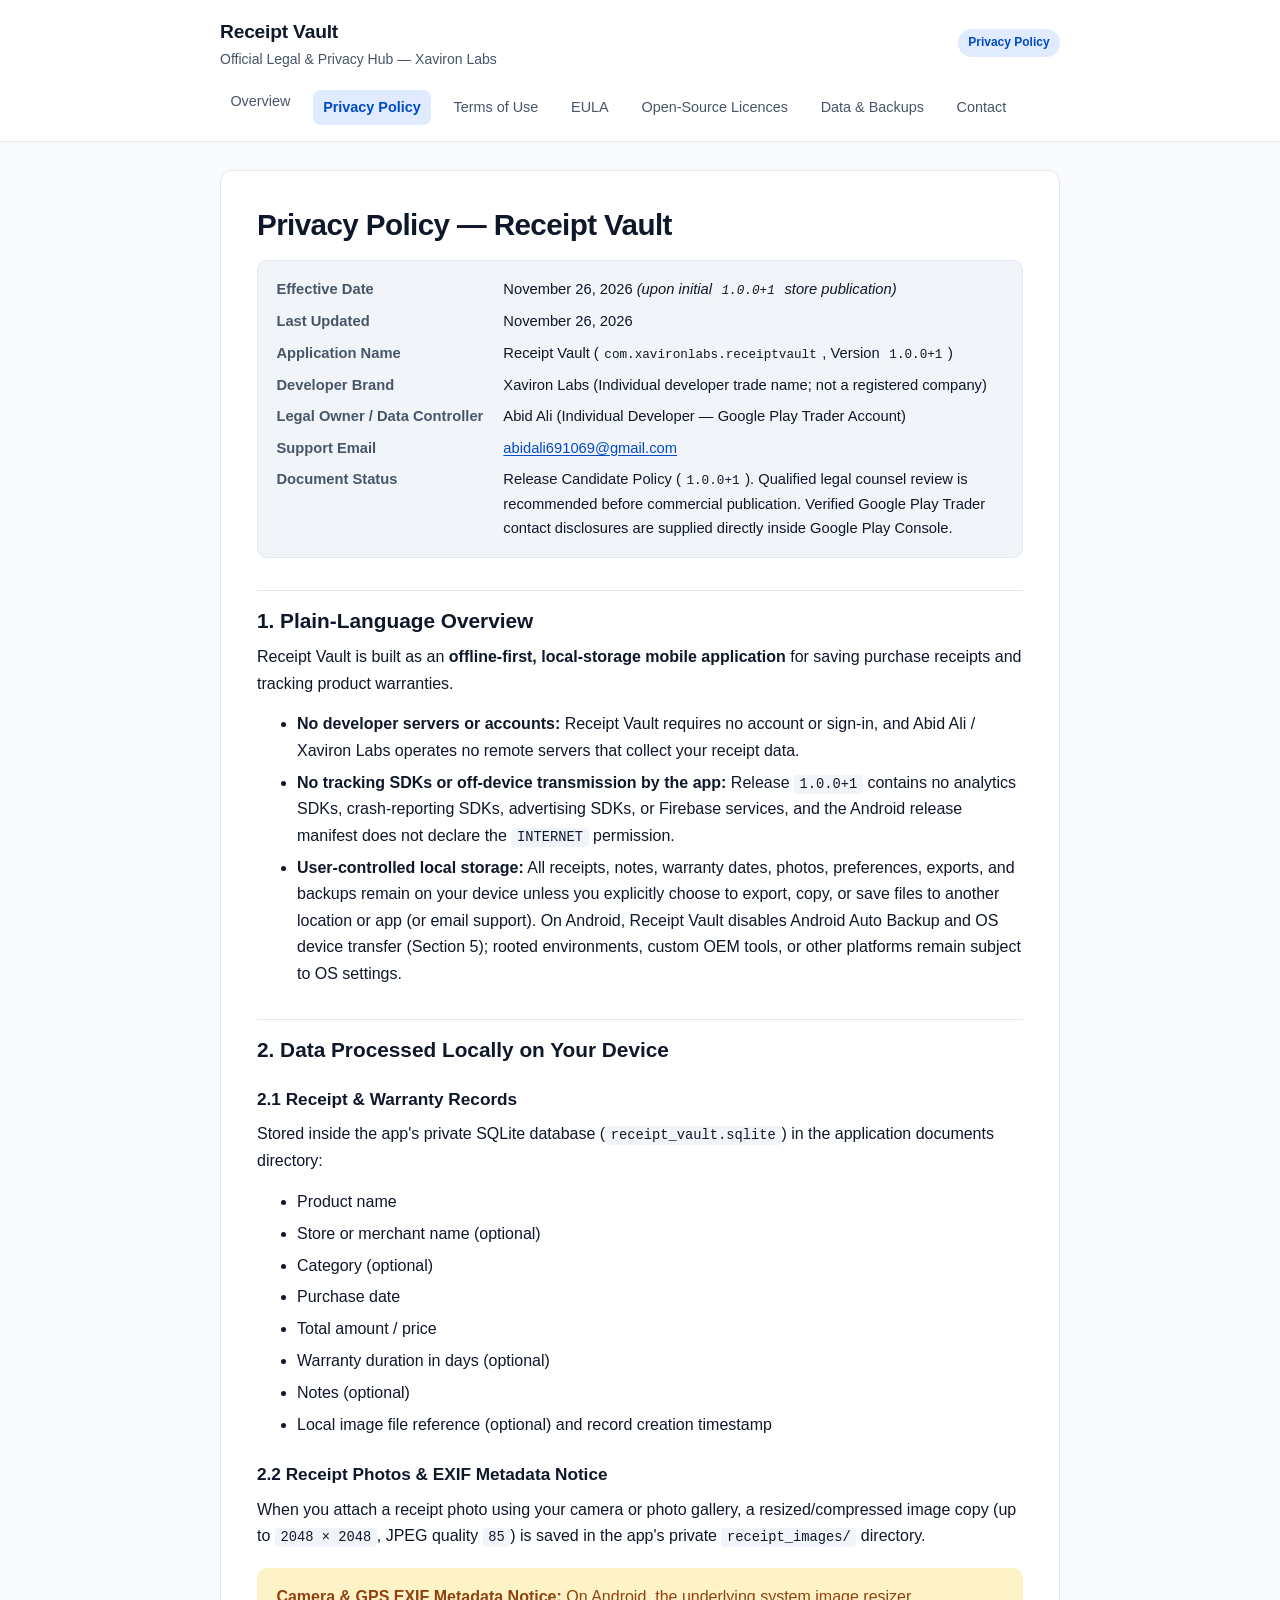
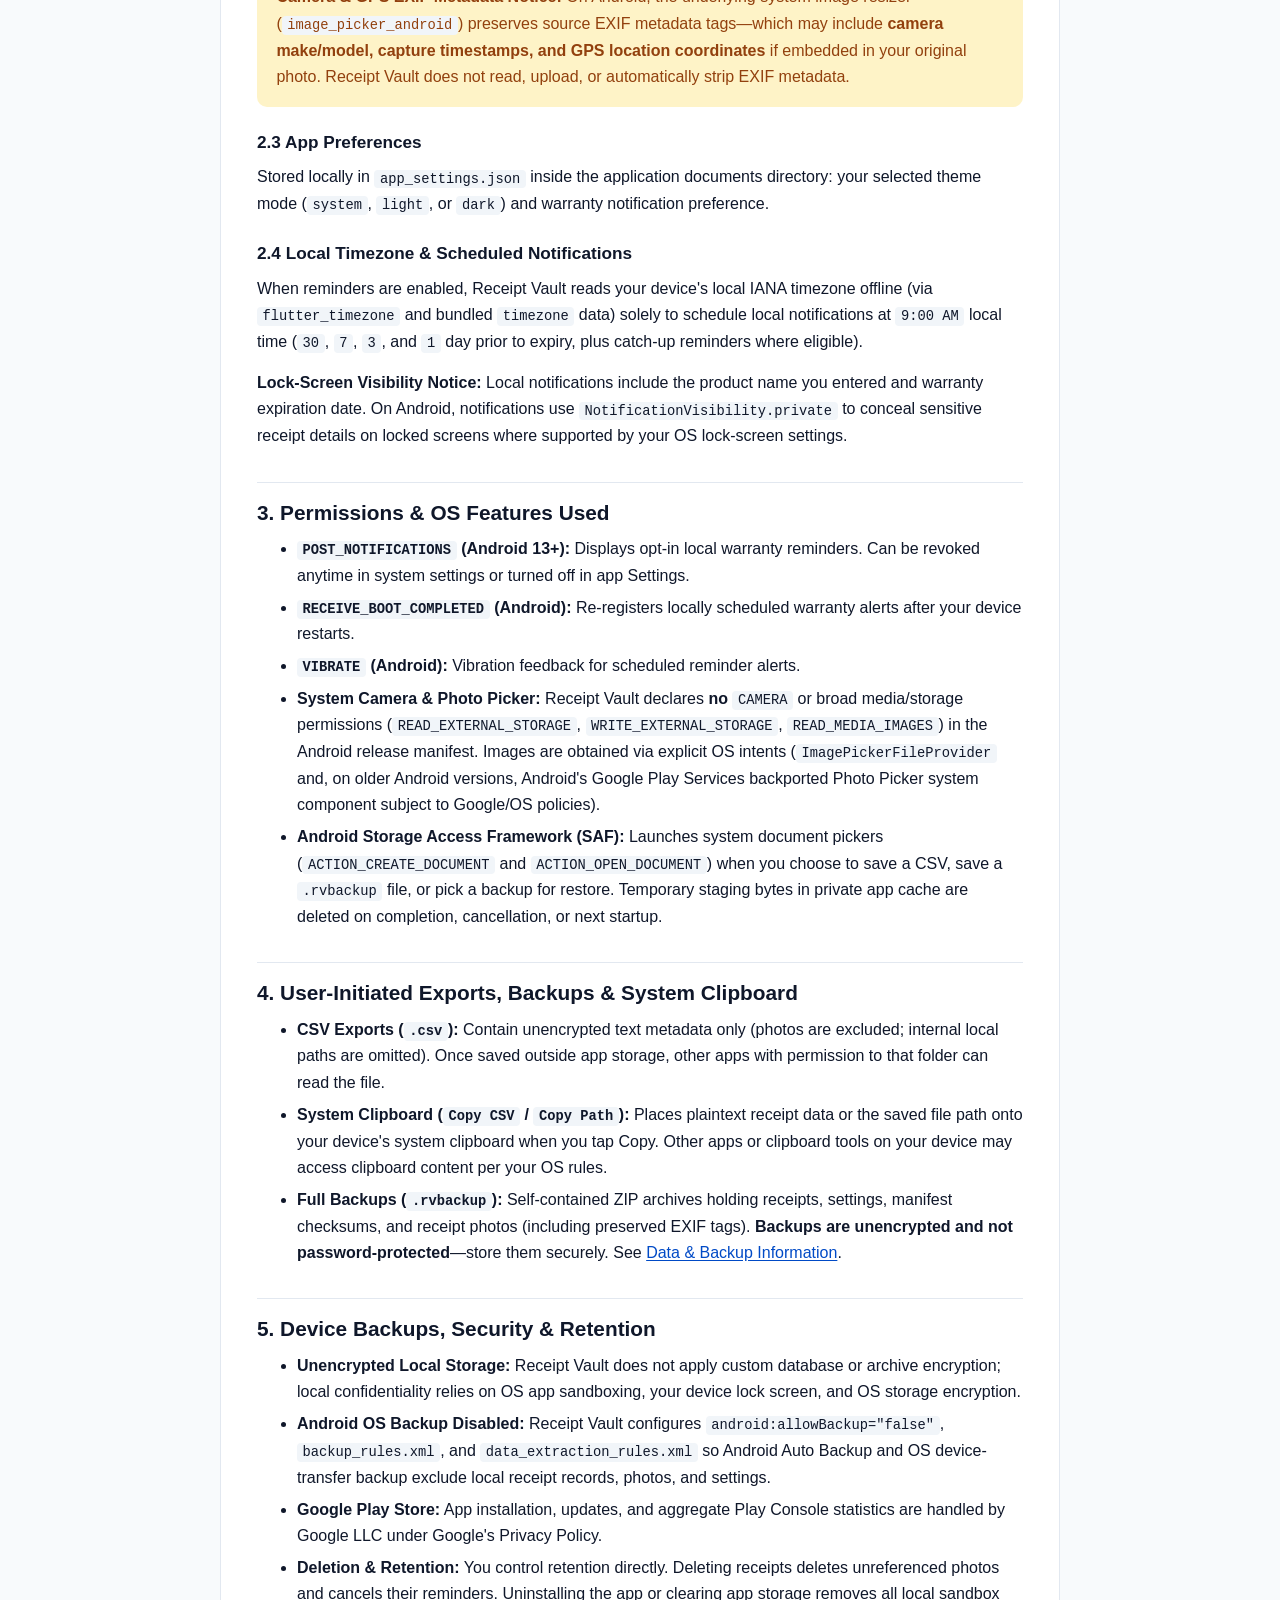
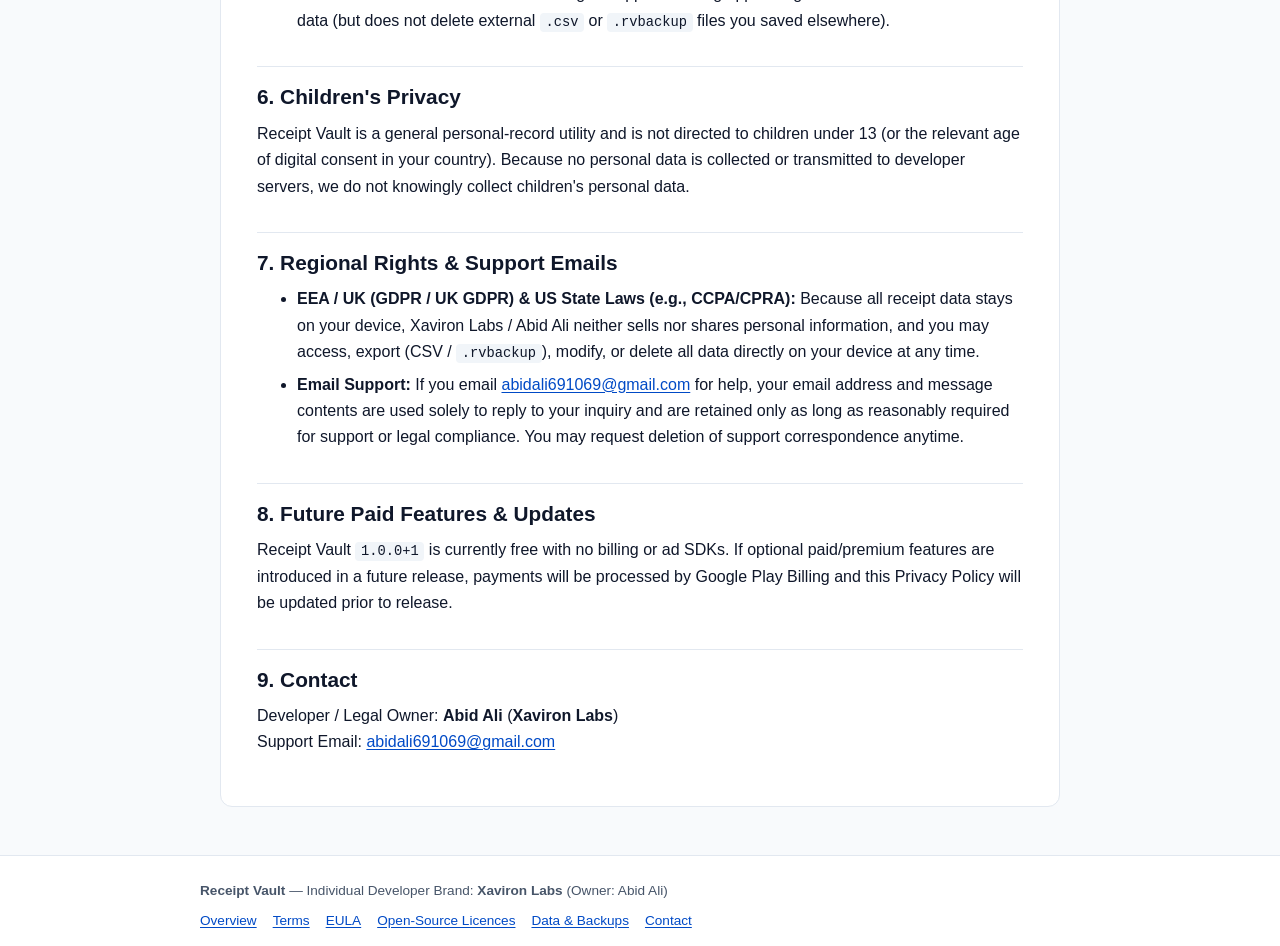
<file: privacy-policy/index.html>
<!DOCTYPE html>
<html lang="en">
<head>
  <meta charset="utf-8">
  <meta name="viewport" content="width=device-width, initial-scale=1.0">
  <title>Privacy Policy — Receipt Vault | Xaviron Labs</title>
  <meta name="description" content="Privacy Policy for Receipt Vault by Xaviron Labs (Abid Ali). Explains offline-first local storage, permissions, photo EXIF metadata, backups, and user privacy controls.">
  <link rel="canonical" href="https://abidali46.github.io/receipt-vault-legal/privacy-policy/">
  <link rel="stylesheet" href="../assets/style.css">
</head>
<body>
  <a class="skip-link" href="#main-content">Skip to main content</a>

  <header class="site-header">
    <div class="header-inner">
      <div class="brand-row">
        <a class="brand-title" href="../">
          <strong>Receipt Vault</strong>
          <span>Official Legal &amp; Privacy Hub — Xaviron Labs</span>
        </a>
        <span class="badge">Privacy Policy</span>
      </div>
      <nav class="site-nav" aria-label="Primary legal navigation">
        <ul class="nav-list">
          <li><a href="../">Overview</a></li>
          <li><a href="./" aria-current="page">Privacy Policy</a></li>
          <li><a href="../terms/">Terms of Use</a></li>
          <li><a href="../eula/">EULA</a></li>
          <li><a href="../open-source-licenses/">Open-Source Licences</a></li>
          <li><a href="../data-and-backups/">Data &amp; Backups</a></li>
          <li><a href="../contact/">Contact</a></li>
        </ul>
      </nav>
    </div>
  </header>

  <main id="main-content" class="main-container">
    <article class="doc-card">
      <h1>Privacy Policy — Receipt Vault</h1>

      <div class="meta-box">
        <dl>
          <dt>Effective Date</dt>
          <dd>November 26, 2026 <em>(upon initial <code>1.0.0+1</code> store publication)</em></dd>
          <dt>Last Updated</dt>
          <dd>November 26, 2026</dd>
          <dt>Application Name</dt>
          <dd>Receipt Vault (<code>com.xavironlabs.receiptvault</code>, Version <code>1.0.0+1</code>)</dd>
          <dt>Developer Brand</dt>
          <dd>Xaviron Labs (Individual developer trade name; not a registered company)</dd>
          <dt>Legal Owner / Data Controller</dt>
          <dd>Abid Ali (Individual Developer — Google Play Trader Account)</dd>
          <dt>Support Email</dt>
          <dd><a href="mailto:abidali691069@gmail.com">abidali691069@gmail.com</a></dd>
          <dt>Document Status</dt>
          <dd>Release Candidate Policy (<code>1.0.0+1</code>). Qualified legal counsel review is recommended before commercial publication. Verified Google Play Trader contact disclosures are supplied directly inside Google Play Console.</dd>
        </dl>
      </div>

      <h2>1. Plain-Language Overview</h2>
      <p>Receipt Vault is built as an <strong>offline-first, local-storage mobile application</strong> for saving purchase receipts and tracking product warranties.</p>
      <ul>
        <li><strong>No developer servers or accounts:</strong> Receipt Vault requires no account or sign-in, and Abid Ali / Xaviron Labs operates no remote servers that collect your receipt data.</li>
        <li><strong>No tracking SDKs or off-device transmission by the app:</strong> Release <code>1.0.0+1</code> contains no analytics SDKs, crash-reporting SDKs, advertising SDKs, or Firebase services, and the Android release manifest does not declare the <code>INTERNET</code> permission.</li>
        <li><strong>User-controlled local storage:</strong> All receipts, notes, warranty dates, photos, preferences, exports, and backups remain on your device unless you explicitly choose to export, copy, or save files to another location or app (or email support). On Android, Receipt Vault disables Android Auto Backup and OS device transfer (Section 5); rooted environments, custom OEM tools, or other platforms remain subject to OS settings.</li>
      </ul>

      <h2>2. Data Processed Locally on Your Device</h2>

      <h3>2.1 Receipt &amp; Warranty Records</h3>
      <p>Stored inside the app's private SQLite database (<code>receipt_vault.sqlite</code>) in the application documents directory:</p>
      <ul>
        <li>Product name</li>
        <li>Store or merchant name (optional)</li>
        <li>Category (optional)</li>
        <li>Purchase date</li>
        <li>Total amount / price</li>
        <li>Warranty duration in days (optional)</li>
        <li>Notes (optional)</li>
        <li>Local image file reference (optional) and record creation timestamp</li>
      </ul>

      <h3>2.2 Receipt Photos &amp; EXIF Metadata Notice</h3>
      <p>When you attach a receipt photo using your camera or photo gallery, a resized/compressed image copy (up to <code>2048 &times; 2048</code>, JPEG quality <code>85</code>) is saved in the app's private <code>receipt_images/</code> directory.</p>
      <div class="callout callout-warn">
        <strong>Camera &amp; GPS EXIF Metadata Notice:</strong> On Android, the underlying system image resizer (<code>image_picker_android</code>) preserves source EXIF metadata tags—which may include <strong>camera make/model, capture timestamps, and GPS location coordinates</strong> if embedded in your original photo. Receipt Vault does not read, upload, or automatically strip EXIF metadata.
      </div>

      <h3>2.3 App Preferences</h3>
      <p>Stored locally in <code>app_settings.json</code> inside the application documents directory: your selected theme mode (<code>system</code>, <code>light</code>, or <code>dark</code>) and warranty notification preference.</p>

      <h3>2.4 Local Timezone &amp; Scheduled Notifications</h3>
      <p>When reminders are enabled, Receipt Vault reads your device's local IANA timezone offline (via <code>flutter_timezone</code> and bundled <code>timezone</code> data) solely to schedule local notifications at <code>9:00 AM</code> local time (<code>30</code>, <code>7</code>, <code>3</code>, and <code>1</code> day prior to expiry, plus catch-up reminders where eligible).</p>
      <p><strong>Lock-Screen Visibility Notice:</strong> Local notifications include the product name you entered and warranty expiration date. On Android, notifications use <code>NotificationVisibility.private</code> to conceal sensitive receipt details on locked screens where supported by your OS lock-screen settings.</p>

      <h2>3. Permissions &amp; OS Features Used</h2>
      <ul>
        <li><strong><code>POST_NOTIFICATIONS</code> (Android 13+):</strong> Displays opt-in local warranty reminders. Can be revoked anytime in system settings or turned off in app Settings.</li>
        <li><strong><code>RECEIVE_BOOT_COMPLETED</code> (Android):</strong> Re-registers locally scheduled warranty alerts after your device restarts.</li>
        <li><strong><code>VIBRATE</code> (Android):</strong> Vibration feedback for scheduled reminder alerts.</li>
        <li><strong>System Camera &amp; Photo Picker:</strong> Receipt Vault declares <strong>no</strong> <code>CAMERA</code> or broad media/storage permissions (<code>READ_EXTERNAL_STORAGE</code>, <code>WRITE_EXTERNAL_STORAGE</code>, <code>READ_MEDIA_IMAGES</code>) in the Android release manifest. Images are obtained via explicit OS intents (<code>ImagePickerFileProvider</code> and, on older Android versions, Android's Google Play Services backported Photo Picker system component subject to Google/OS policies).</li>
        <li><strong>Android Storage Access Framework (SAF):</strong> Launches system document pickers (<code>ACTION_CREATE_DOCUMENT</code> and <code>ACTION_OPEN_DOCUMENT</code>) when you choose to save a CSV, save a <code>.rvbackup</code> file, or pick a backup for restore. Temporary staging bytes in private app cache are deleted on completion, cancellation, or next startup.</li>
      </ul>

      <h2>4. User-Initiated Exports, Backups &amp; System Clipboard</h2>
      <ul>
        <li><strong>CSV Exports (<code>.csv</code>):</strong> Contain unencrypted text metadata only (photos are excluded; internal local paths are omitted). Once saved outside app storage, other apps with permission to that folder can read the file.</li>
        <li><strong>System Clipboard (<code>Copy CSV</code> / <code>Copy Path</code>):</strong> Places plaintext receipt data or the saved file path onto your device's system clipboard when you tap Copy. Other apps or clipboard tools on your device may access clipboard content per your OS rules.</li>
        <li><strong>Full Backups (<code>.rvbackup</code>):</strong> Self-contained ZIP archives holding receipts, settings, manifest checksums, and receipt photos (including preserved EXIF tags). <strong>Backups are unencrypted and not password-protected</strong>—store them securely. See <a href="../data-and-backups/">Data &amp; Backup Information</a>.</li>
      </ul>

      <h2>5. Device Backups, Security &amp; Retention</h2>
      <ul>
        <li><strong>Unencrypted Local Storage:</strong> Receipt Vault does not apply custom database or archive encryption; local confidentiality relies on OS app sandboxing, your device lock screen, and OS storage encryption.</li>
        <li><strong>Android OS Backup Disabled:</strong> Receipt Vault configures <code>android:allowBackup=&quot;false&quot;</code>, <code>backup_rules.xml</code>, and <code>data_extraction_rules.xml</code> so Android Auto Backup and OS device-transfer backup exclude local receipt records, photos, and settings.</li>
        <li><strong>Google Play Store:</strong> App installation, updates, and aggregate Play Console statistics are handled by Google LLC under Google's Privacy Policy.</li>
        <li><strong>Deletion &amp; Retention:</strong> You control retention directly. Deleting receipts deletes unreferenced photos and cancels their reminders. Uninstalling the app or clearing app storage removes all local sandbox data (but does not delete external <code>.csv</code> or <code>.rvbackup</code> files you saved elsewhere).</li>
      </ul>

      <h2>6. Children's Privacy</h2>
      <p>Receipt Vault is a general personal-record utility and is not directed to children under 13 (or the relevant age of digital consent in your country). Because no personal data is collected or transmitted to developer servers, we do not knowingly collect children's personal data.</p>

      <h2>7. Regional Rights &amp; Support Emails</h2>
      <ul>
        <li><strong>EEA / UK (GDPR / UK GDPR) &amp; US State Laws (e.g., CCPA/CPRA):</strong> Because all receipt data stays on your device, Xaviron Labs / Abid Ali neither sells nor shares personal information, and you may access, export (CSV / <code>.rvbackup</code>), modify, or delete all data directly on your device at any time.</li>
        <li><strong>Email Support:</strong> If you email <a href="mailto:abidali691069@gmail.com">abidali691069@gmail.com</a> for help, your email address and message contents are used solely to reply to your inquiry and are retained only as long as reasonably required for support or legal compliance. You may request deletion of support correspondence anytime.</li>
      </ul>

      <h2>8. Future Paid Features &amp; Updates</h2>
      <p>Receipt Vault <code>1.0.0+1</code> is currently free with no billing or ad SDKs. If optional paid/premium features are introduced in a future release, payments will be processed by Google Play Billing and this Privacy Policy will be updated prior to release.</p>

      <h2>9. Contact</h2>
      <p>Developer / Legal Owner: <strong>Abid Ali</strong> (<strong>Xaviron Labs</strong>)<br>
      Support Email: <a href="mailto:abidali691069@gmail.com">abidali691069@gmail.com</a></p>
    </article>
  </main>

  <footer class="site-footer">
    <div class="footer-inner">
      <div><strong>Receipt Vault</strong> — Individual Developer Brand: <strong>Xaviron Labs</strong> (Owner: Abid Ali)</div>
      <div class="footer-links">
        <a href="../">Overview</a>
        <a href="../terms/">Terms</a>
        <a href="../eula/">EULA</a>
        <a href="../open-source-licenses/">Open-Source Licences</a>
        <a href="../data-and-backups/">Data &amp; Backups</a>
        <a href="../contact/">Contact</a>
      </div>
    </div>
  </footer>
</body>
</html>
</file>
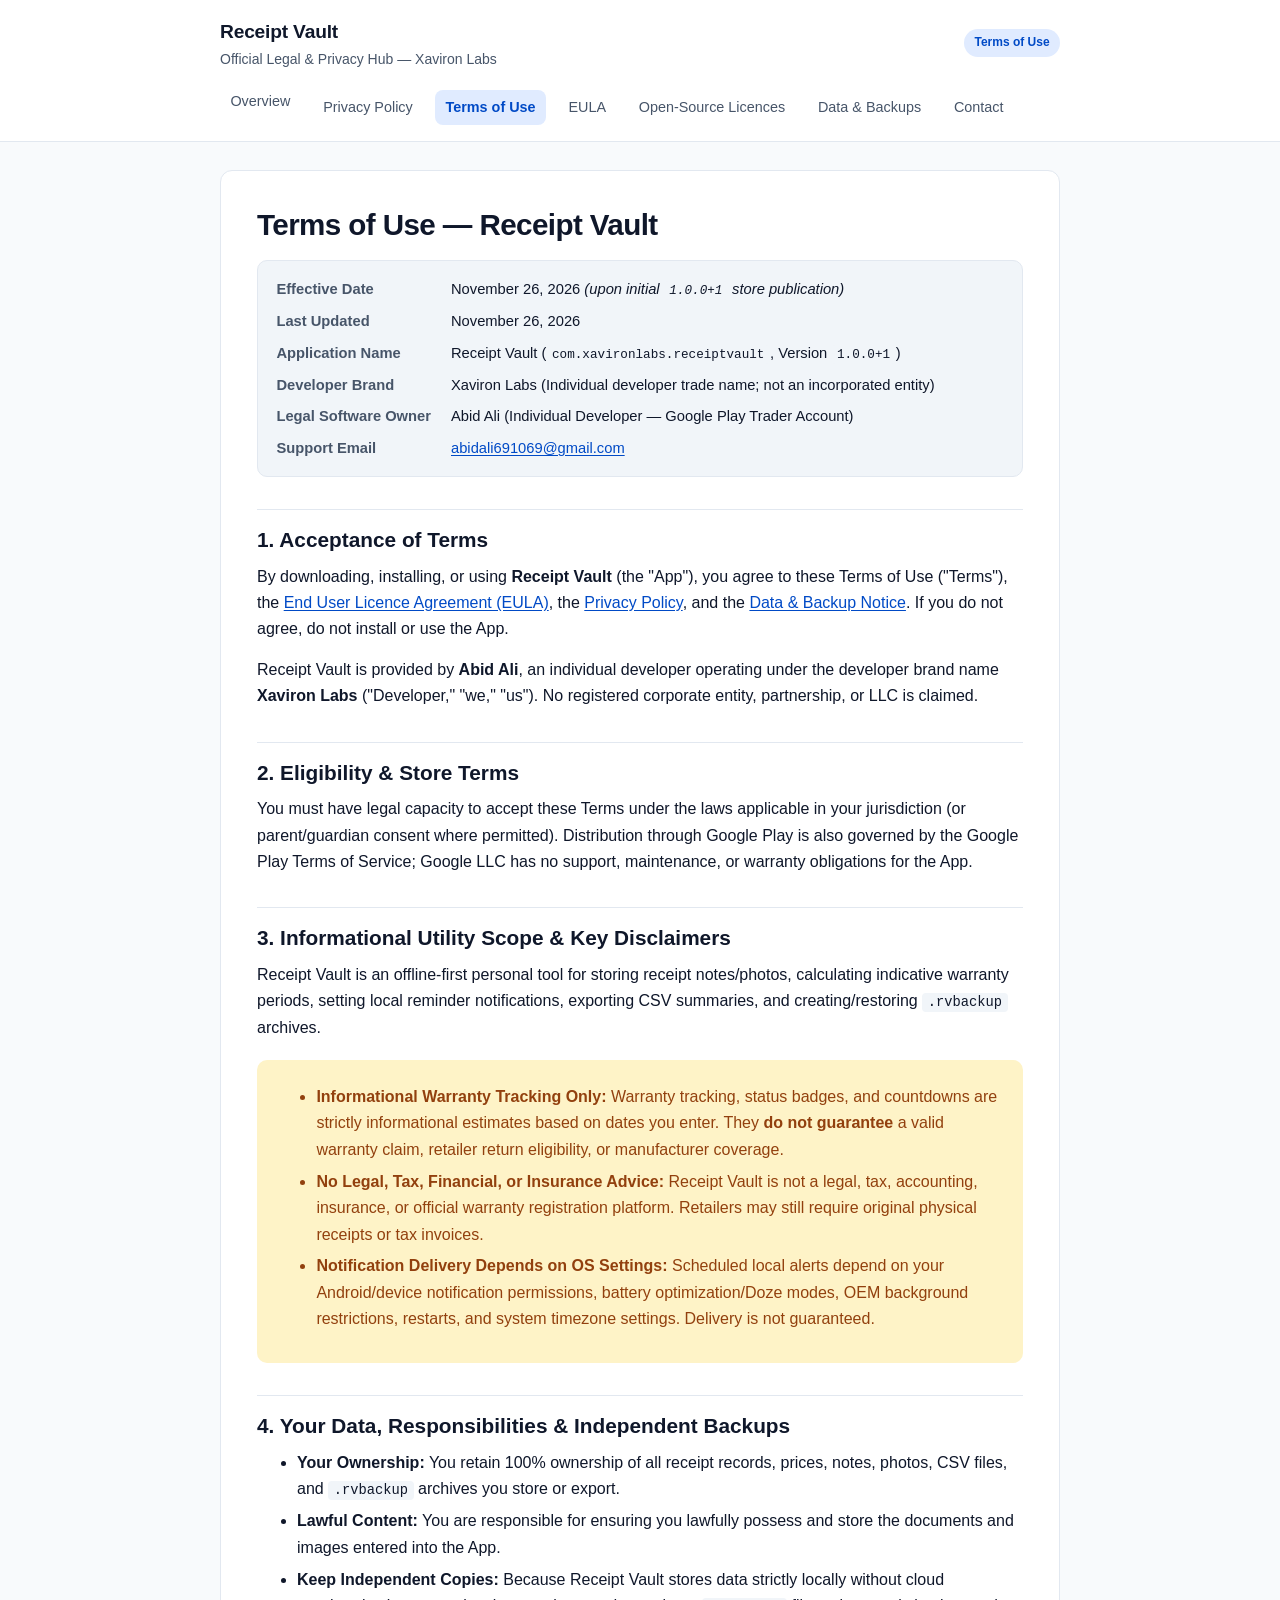
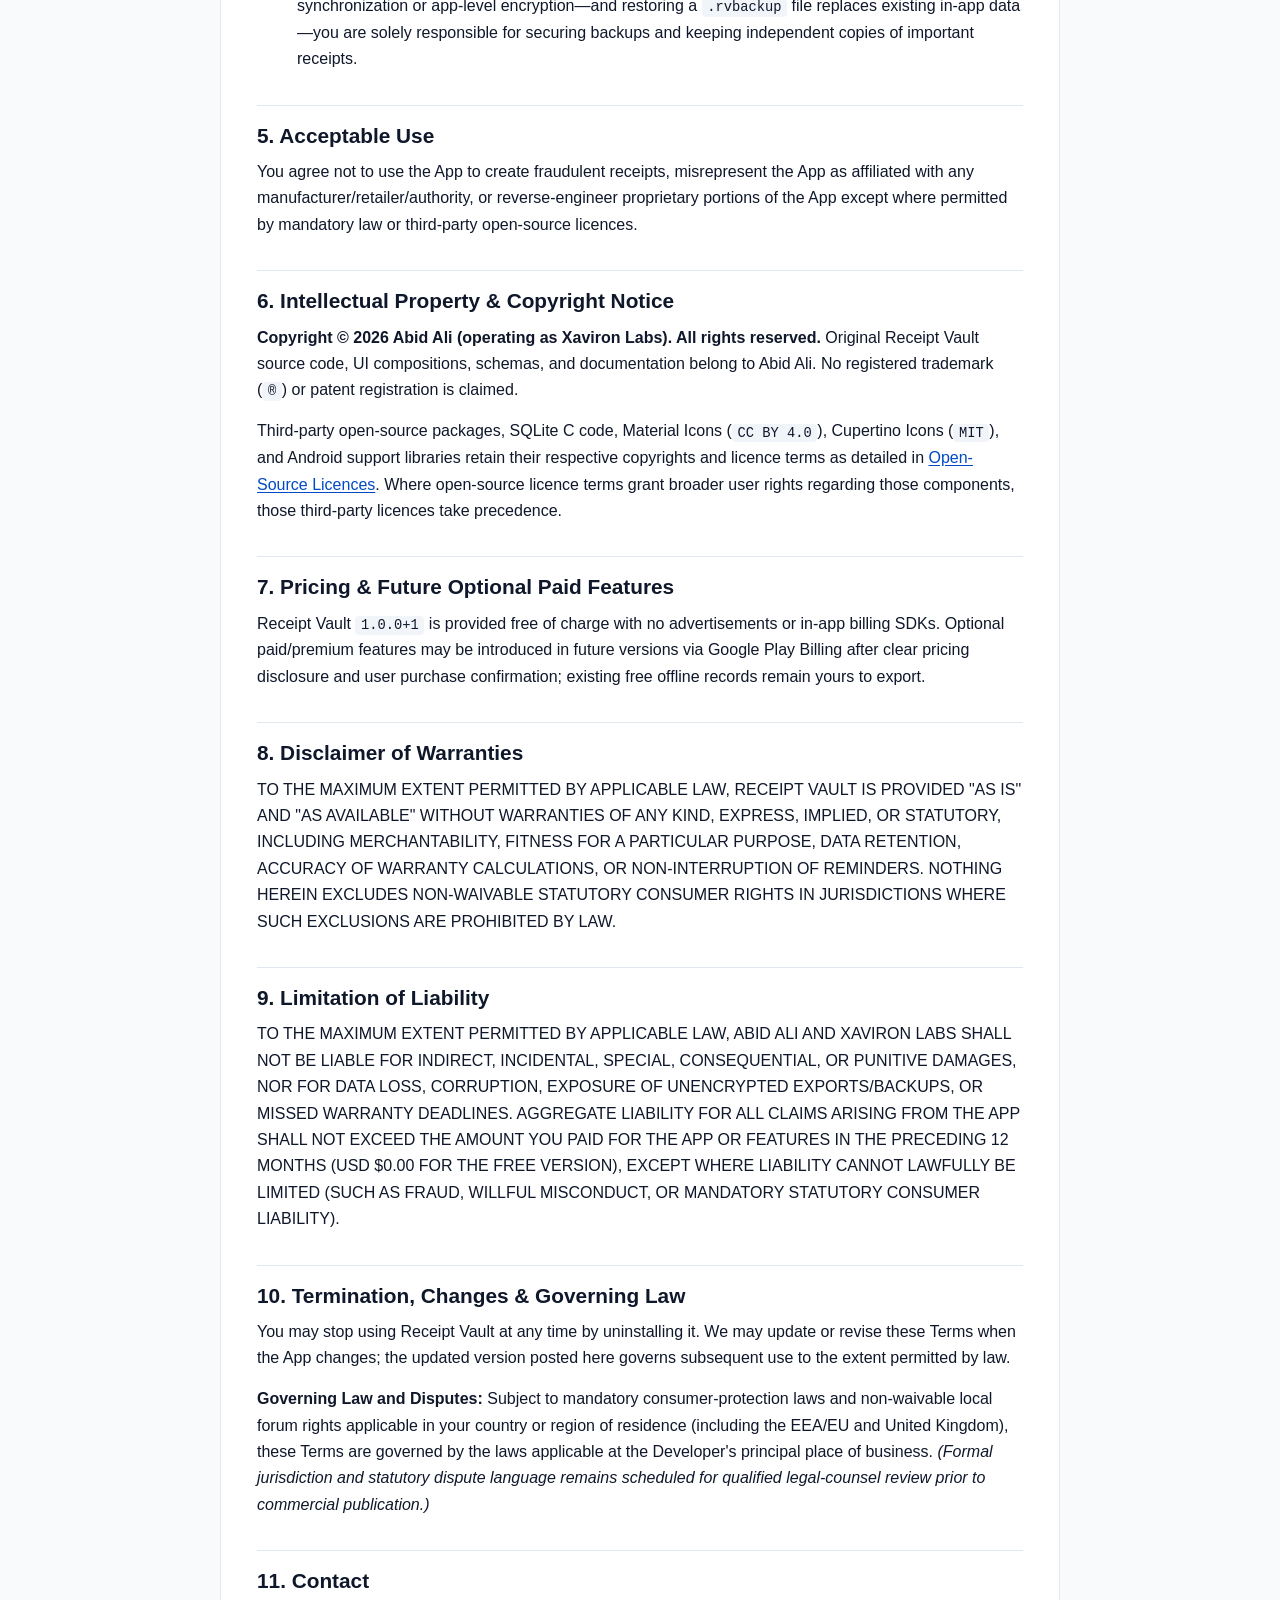
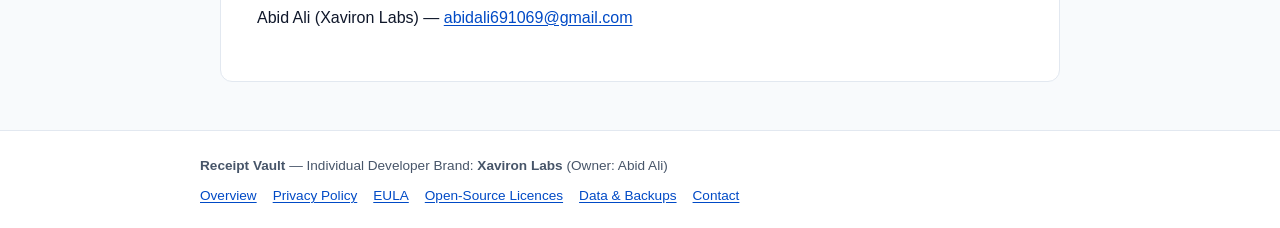
<file: terms/index.html>
<!DOCTYPE html>
<html lang="en">
<head>
  <meta charset="utf-8">
  <meta name="viewport" content="width=device-width, initial-scale=1.0">
  <title>Terms of Use &amp; Copyright — Receipt Vault | Xaviron Labs</title>
  <meta name="description" content="Terms of Use and Copyright Notice for Receipt Vault by Xaviron Labs (Abid Ali). Includes informational warranty-tracking disclaimers and liability limitations.">
  <link rel="canonical" href="https://abidali46.github.io/receipt-vault-legal/terms/">
  <link rel="stylesheet" href="../assets/style.css">
</head>
<body>
  <a class="skip-link" href="#main-content">Skip to main content</a>

  <header class="site-header">
    <div class="header-inner">
      <div class="brand-row">
        <a class="brand-title" href="../">
          <strong>Receipt Vault</strong>
          <span>Official Legal &amp; Privacy Hub — Xaviron Labs</span>
        </a>
        <span class="badge">Terms of Use</span>
      </div>
      <nav class="site-nav" aria-label="Primary legal navigation">
        <ul class="nav-list">
          <li><a href="../">Overview</a></li>
          <li><a href="../privacy-policy/">Privacy Policy</a></li>
          <li><a href="./" aria-current="page">Terms of Use</a></li>
          <li><a href="../eula/">EULA</a></li>
          <li><a href="../open-source-licenses/">Open-Source Licences</a></li>
          <li><a href="../data-and-backups/">Data &amp; Backups</a></li>
          <li><a href="../contact/">Contact</a></li>
        </ul>
      </nav>
    </div>
  </header>

  <main id="main-content" class="main-container">
    <article class="doc-card">
      <h1>Terms of Use — Receipt Vault</h1>

      <div class="meta-box">
        <dl>
          <dt>Effective Date</dt>
          <dd>November 26, 2026 <em>(upon initial <code>1.0.0+1</code> store publication)</em></dd>
          <dt>Last Updated</dt>
          <dd>November 26, 2026</dd>
          <dt>Application Name</dt>
          <dd>Receipt Vault (<code>com.xavironlabs.receiptvault</code>, Version <code>1.0.0+1</code>)</dd>
          <dt>Developer Brand</dt>
          <dd>Xaviron Labs (Individual developer trade name; not an incorporated entity)</dd>
          <dt>Legal Software Owner</dt>
          <dd>Abid Ali (Individual Developer — Google Play Trader Account)</dd>
          <dt>Support Email</dt>
          <dd><a href="mailto:abidali691069@gmail.com">abidali691069@gmail.com</a></dd>
        </dl>
      </div>

      <h2>1. Acceptance of Terms</h2>
      <p>By downloading, installing, or using <strong>Receipt Vault</strong> (the "App"), you agree to these Terms of Use ("Terms"), the <a href="../eula/">End User Licence Agreement (EULA)</a>, the <a href="../privacy-policy/">Privacy Policy</a>, and the <a href="../data-and-backups/">Data &amp; Backup Notice</a>. If you do not agree, do not install or use the App.</p>
      <p>Receipt Vault is provided by <strong>Abid Ali</strong>, an individual developer operating under the developer brand name <strong>Xaviron Labs</strong> ("Developer," "we," "us"). No registered corporate entity, partnership, or LLC is claimed.</p>

      <h2>2. Eligibility &amp; Store Terms</h2>
      <p>You must have legal capacity to accept these Terms under the laws applicable in your jurisdiction (or parent/guardian consent where permitted). Distribution through Google Play is also governed by the Google Play Terms of Service; Google LLC has no support, maintenance, or warranty obligations for the App.</p>

      <h2>3. Informational Utility Scope &amp; Key Disclaimers</h2>
      <p>Receipt Vault is an offline-first personal tool for storing receipt notes/photos, calculating indicative warranty periods, setting local reminder notifications, exporting CSV summaries, and creating/restoring <code>.rvbackup</code> archives.</p>
      <div class="callout callout-warn">
        <ul>
          <li><strong>Informational Warranty Tracking Only:</strong> Warranty tracking, status badges, and countdowns are strictly informational estimates based on dates you enter. They <strong>do not guarantee</strong> a valid warranty claim, retailer return eligibility, or manufacturer coverage.</li>
          <li><strong>No Legal, Tax, Financial, or Insurance Advice:</strong> Receipt Vault is not a legal, tax, accounting, insurance, or official warranty registration platform. Retailers may still require original physical receipts or tax invoices.</li>
          <li><strong>Notification Delivery Depends on OS Settings:</strong> Scheduled local alerts depend on your Android/device notification permissions, battery optimization/Doze modes, OEM background restrictions, restarts, and system timezone settings. Delivery is not guaranteed.</li>
        </ul>
      </div>

      <h2>4. Your Data, Responsibilities &amp; Independent Backups</h2>
      <ul>
        <li><strong>Your Ownership:</strong> You retain 100% ownership of all receipt records, prices, notes, photos, CSV files, and <code>.rvbackup</code> archives you store or export.</li>
        <li><strong>Lawful Content:</strong> You are responsible for ensuring you lawfully possess and store the documents and images entered into the App.</li>
        <li><strong>Keep Independent Copies:</strong> Because Receipt Vault stores data strictly locally without cloud synchronization or app-level encryption—and restoring a <code>.rvbackup</code> file replaces existing in-app data—you are solely responsible for securing backups and keeping independent copies of important receipts.</li>
      </ul>

      <h2>5. Acceptable Use</h2>
      <p>You agree not to use the App to create fraudulent receipts, misrepresent the App as affiliated with any manufacturer/retailer/authority, or reverse-engineer proprietary portions of the App except where permitted by mandatory law or third-party open-source licences.</p>

      <h2>6. Intellectual Property &amp; Copyright Notice</h2>
      <p><strong>Copyright &copy; 2026 Abid Ali (operating as Xaviron Labs). All rights reserved.</strong> Original Receipt Vault source code, UI compositions, schemas, and documentation belong to Abid Ali. No registered trademark (<code>&reg;</code>) or patent registration is claimed.</p>
      <p>Third-party open-source packages, SQLite C code, Material Icons (<code>CC BY 4.0</code>), Cupertino Icons (<code>MIT</code>), and Android support libraries retain their respective copyrights and licence terms as detailed in <a href="../open-source-licenses/">Open-Source Licences</a>. Where open-source licence terms grant broader user rights regarding those components, those third-party licences take precedence.</p>

      <h2>7. Pricing &amp; Future Optional Paid Features</h2>
      <p>Receipt Vault <code>1.0.0+1</code> is provided free of charge with no advertisements or in-app billing SDKs. Optional paid/premium features may be introduced in future versions via Google Play Billing after clear pricing disclosure and user purchase confirmation; existing free offline records remain yours to export.</p>

      <h2>8. Disclaimer of Warranties</h2>
      <p>TO THE MAXIMUM EXTENT PERMITTED BY APPLICABLE LAW, RECEIPT VAULT IS PROVIDED "AS IS" AND "AS AVAILABLE" WITHOUT WARRANTIES OF ANY KIND, EXPRESS, IMPLIED, OR STATUTORY, INCLUDING MERCHANTABILITY, FITNESS FOR A PARTICULAR PURPOSE, DATA RETENTION, ACCURACY OF WARRANTY CALCULATIONS, OR NON-INTERRUPTION OF REMINDERS. NOTHING HEREIN EXCLUDES NON-WAIVABLE STATUTORY CONSUMER RIGHTS IN JURISDICTIONS WHERE SUCH EXCLUSIONS ARE PROHIBITED BY LAW.</p>

      <h2>9. Limitation of Liability</h2>
      <p>TO THE MAXIMUM EXTENT PERMITTED BY APPLICABLE LAW, ABID ALI AND XAVIRON LABS SHALL NOT BE LIABLE FOR INDIRECT, INCIDENTAL, SPECIAL, CONSEQUENTIAL, OR PUNITIVE DAMAGES, NOR FOR DATA LOSS, CORRUPTION, EXPOSURE OF UNENCRYPTED EXPORTS/BACKUPS, OR MISSED WARRANTY DEADLINES. AGGREGATE LIABILITY FOR ALL CLAIMS ARISING FROM THE APP SHALL NOT EXCEED THE AMOUNT YOU PAID FOR THE APP OR FEATURES IN THE PRECEDING 12 MONTHS (USD $0.00 FOR THE FREE VERSION), EXCEPT WHERE LIABILITY CANNOT LAWFULLY BE LIMITED (SUCH AS FRAUD, WILLFUL MISCONDUCT, OR MANDATORY STATUTORY CONSUMER LIABILITY).</p>

      <h2>10. Termination, Changes &amp; Governing Law</h2>
      <p>You may stop using Receipt Vault at any time by uninstalling it. We may update or revise these Terms when the App changes; the updated version posted here governs subsequent use to the extent permitted by law.</p>
      <p><strong>Governing Law and Disputes:</strong> Subject to mandatory consumer-protection laws and non-waivable local forum rights applicable in your country or region of residence (including the EEA/EU and United Kingdom), these Terms are governed by the laws applicable at the Developer's principal place of business. <em>(Formal jurisdiction and statutory dispute language remains scheduled for qualified legal-counsel review prior to commercial publication.)</em></p>

      <h2>11. Contact</h2>
      <p>Abid Ali (Xaviron Labs) — <a href="mailto:abidali691069@gmail.com">abidali691069@gmail.com</a></p>
    </article>
  </main>

  <footer class="site-footer">
    <div class="footer-inner">
      <div><strong>Receipt Vault</strong> — Individual Developer Brand: <strong>Xaviron Labs</strong> (Owner: Abid Ali)</div>
      <div class="footer-links">
        <a href="../">Overview</a>
        <a href="../privacy-policy/">Privacy Policy</a>
        <a href="../eula/">EULA</a>
        <a href="../open-source-licenses/">Open-Source Licences</a>
        <a href="../data-and-backups/">Data &amp; Backups</a>
        <a href="../contact/">Contact</a>
      </div>
    </div>
  </footer>
</body>
</html>
</file>
<file: assets/style.css>
/* Receipt Vault Legal Website — Xaviron Labs
 * Lightweight, zero-JavaScript, accessible static stylesheet matching Receipt Vault Material 3 palette. */

:root {
  --bg: #f8fafc;
  --surface: #ffffff;
  --surface-alt: #f1f5f9;
  --border: #e2e8f0;
  --text: #0f172a;
  --text-muted: #475569;
  --primary: #004ac6;
  --primary-accent: #2563eb;
  --primary-soft: #e0ebff;
  --success-bg: #dcfce7;
  --success-text: #166534;
  --warn-bg: #fef3c7;
  --warn-text: #92400e;
  --radius: 12px;
  --max-width: 880px;
}

@media (prefers-color-scheme: dark) {
  :root {
    --bg: #0f172a;
    --surface: #1e293b;
    --surface-alt: #0b1220;
    --border: #334155;
    --text: #f8fafc;
    --text-muted: #cbd5e1;
    --primary: #93c5fd;
    --primary-accent: #60a5fa;
    --primary-soft: #1e3a5f;
    --success-bg: #14532d;
    --success-text: #bbf7d0;
    --warn-bg: #451a03;
    --warn-text: #fde68a;
  }
}

*,
*::before,
*::after {
  box-sizing: border-box;
}

html {
  font-size: 16px;
  -webkit-text-size-adjust: 100%;
  scroll-behavior: smooth;
}

body {
  margin: 0;
  font-family: -apple-system, BlinkMacSystemFont, "Segoe UI", Roboto, Oxygen,
    Ubuntu, Cantarell, "Helvetica Neue", Arial, sans-serif;
  line-height: 1.65;
  color: var(--text);
  background-color: var(--bg);
}

a {
  color: var(--primary);
  text-decoration: underline;
  text-underline-offset: 2px;
}

a:hover {
  color: var(--primary-accent);
}

a:focus-visible,
button:focus-visible {
  outline: 3px solid var(--primary-accent);
  outline-offset: 2px;
  border-radius: 4px;
}

.skip-link {
  position: absolute;
  left: -9999px;
  top: 0;
  background: var(--primary);
  color: #ffffff;
  padding: 0.6rem 1rem;
  z-index: 100;
  text-decoration: none;
  font-weight: 600;
}

.skip-link:focus {
  left: 0.75rem;
  top: 0.75rem;
}

.site-header {
  background-color: var(--surface);
  border-bottom: 1px solid var(--border);
}

.header-inner {
  max-width: var(--max-width);
  margin: 0 auto;
  padding: 1rem 1.25rem;
}

.brand-row {
  display: flex;
  flex-wrap: wrap;
  align-items: center;
  justify-content: space-between;
  gap: 0.75rem;
}

.brand-title {
  display: flex;
  flex-direction: column;
  text-decoration: none;
  color: var(--text);
}

.brand-title strong {
  font-size: 1.2rem;
  letter-spacing: -0.01em;
}

.brand-title span {
  font-size: 0.875rem;
  color: var(--text-muted);
}

.badge {
  display: inline-block;
  padding: 0.25rem 0.65rem;
  border-radius: 999px;
  font-size: 0.75rem;
  font-weight: 600;
  background-color: var(--primary-soft);
  color: var(--primary);
}

.site-nav {
  margin-top: 0.875rem;
}

.nav-list {
  list-style: none;
  margin: 0;
  padding: 0;
  display: flex;
  flex-wrap: wrap;
  gap: 0.4rem 0.75rem;
}

.nav-list a {
  display: inline-block;
  padding: 0.35rem 0.65rem;
  border-radius: 8px;
  font-size: 0.9rem;
  font-weight: 500;
  text-decoration: none;
  color: var(--text-muted);
}

.nav-list a:hover {
  background-color: var(--surface-alt);
  color: var(--text);
}

.nav-list a[aria-current="page"] {
  background-color: var(--primary-soft);
  color: var(--primary);
  font-weight: 600;
}

.main-container {
  max-width: var(--max-width);
  margin: 0 auto;
  padding: 1.75rem 1.25rem 3rem;
}

.doc-card {
  background-color: var(--surface);
  border: 1px solid var(--border);
  border-radius: var(--radius);
  padding: 1.75rem 1.5rem;
}

@media (min-width: 640px) {
  .doc-card {
    padding: 2.25rem 2.25rem;
  }
}

h1 {
  margin-top: 0;
  margin-bottom: 0.75rem;
  font-size: 1.85rem;
  line-height: 1.25;
  letter-spacing: -0.02em;
}

h2 {
  margin-top: 2rem;
  margin-bottom: 0.65rem;
  padding-top: 1rem;
  border-top: 1px solid var(--border);
  font-size: 1.3rem;
  line-height: 1.3;
}

h3 {
  margin-top: 1.35rem;
  margin-bottom: 0.45rem;
  font-size: 1.075rem;
}

p,
ul,
ol {
  margin-top: 0.5rem;
  margin-bottom: 0.9rem;
}

li + li {
  margin-top: 0.35rem;
}

.meta-box {
  background-color: var(--surface-alt);
  border: 1px solid var(--border);
  border-radius: 10px;
  padding: 1rem 1.15rem;
  margin: 1rem 0 1.5rem;
  font-size: 0.92rem;
}

.meta-box dl {
  margin: 0;
  display: grid;
  grid-template-columns: 1fr;
  gap: 0.45rem;
}

@media (min-width: 600px) {
  .meta-box dl {
    grid-template-columns: max-content 1fr;
    gap: 0.45rem 1.25rem;
  }
}

.meta-box dt {
  font-weight: 600;
  color: var(--text-muted);
}

.meta-box dd {
  margin: 0;
}

.callout {
  border-radius: 10px;
  padding: 0.95rem 1.15rem;
  margin: 1.15rem 0;
  border: 1px solid var(--border);
  background-color: var(--surface-alt);
}

.callout-info {
  background-color: var(--primary-soft);
  border-color: transparent;
}

.callout-warn {
  background-color: var(--warn-bg);
  color: var(--warn-text);
  border-color: transparent;
}

.callout-success {
  background-color: var(--success-bg);
  color: var(--success-text);
  border-color: transparent;
}

.card-grid {
  display: grid;
  grid-template-columns: 1fr;
  gap: 1rem;
  margin: 1.25rem 0;
}

@media (min-width: 640px) {
  .card-grid {
    grid-template-columns: repeat(2, 1fr);
  }
}

.nav-card {
  display: block;
  background-color: var(--surface-alt);
  border: 1px solid var(--border);
  border-radius: 10px;
  padding: 1.1rem 1.2rem;
  text-decoration: none;
  color: var(--text);
}

.nav-card:hover {
  border-color: var(--primary-accent);
  color: var(--text);
}

.nav-card h3 {
  margin-top: 0;
  margin-bottom: 0.35rem;
  color: var(--primary);
}

.nav-card p {
  margin: 0;
  font-size: 0.9rem;
  color: var(--text-muted);
}

.table-wrap {
  overflow-x: auto;
  margin: 1rem 0 1.35rem;
  border: 1px solid var(--border);
  border-radius: 8px;
}

table {
  width: 100%;
  border-collapse: collapse;
  font-size: 0.875rem;
  text-align: left;
}

th,
td {
  padding: 0.6rem 0.75rem;
  border-bottom: 1px solid var(--border);
  vertical-align: top;
}

th {
  background-color: var(--surface-alt);
  font-weight: 600;
}

tr:last-child td {
  border-bottom: none;
}

code,
pre {
  font-family: ui-monospace, SFMono-Regular, Menlo, Monaco, Consolas, monospace;
  font-size: 0.86em;
}

code {
  background-color: var(--surface-alt);
  padding: 0.12rem 0.35rem;
  border-radius: 4px;
}

pre {
  background-color: var(--surface-alt);
  border: 1px solid var(--border);
  border-radius: 8px;
  padding: 0.9rem 1rem;
  overflow-x: auto;
  line-height: 1.5;
}

.site-footer {
  border-top: 1px solid var(--border);
  background-color: var(--surface);
  color: var(--text-muted);
  font-size: 0.85rem;
  padding: 1.5rem 1.25rem;
}

.footer-inner {
  max-width: var(--max-width);
  margin: 0 auto;
  display: flex;
  flex-direction: column;
  gap: 0.45rem;
}

.footer-links {
  display: flex;
  flex-wrap: wrap;
  gap: 0.5rem 1rem;
}
</file>
